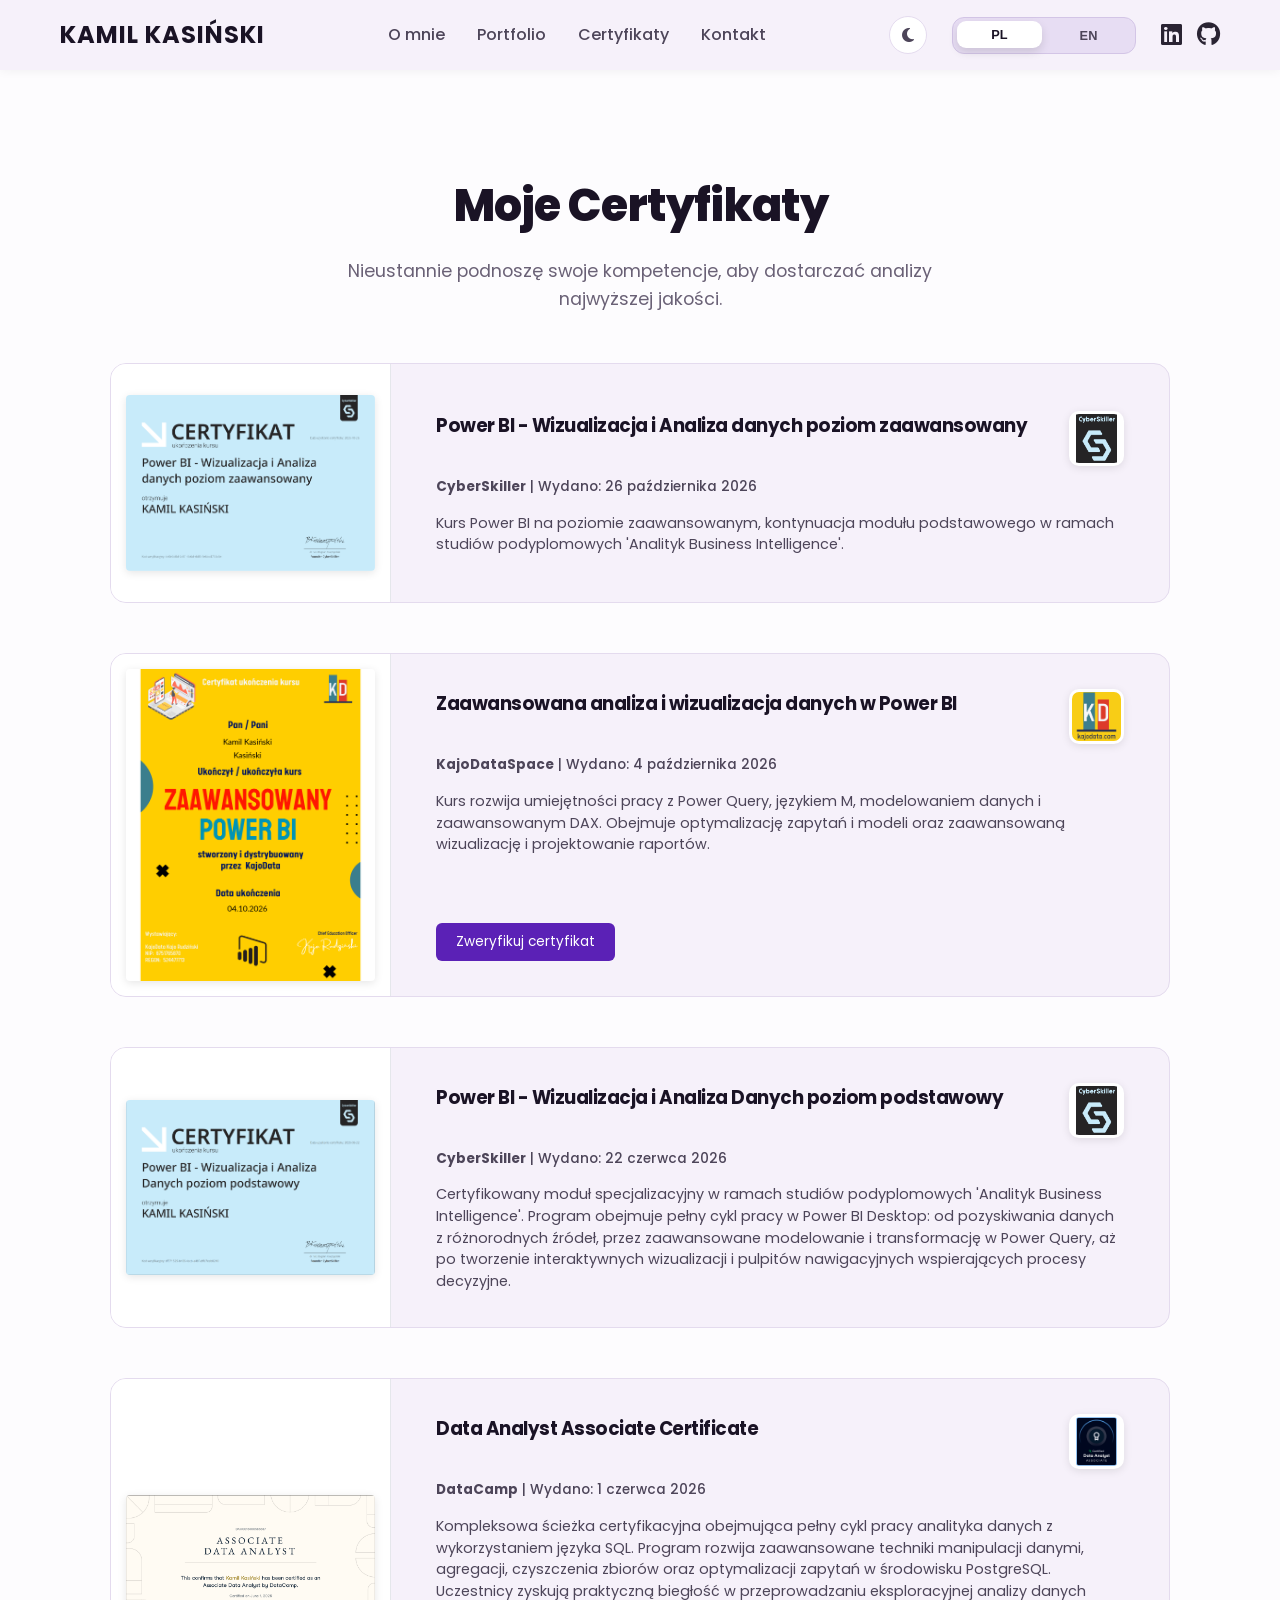
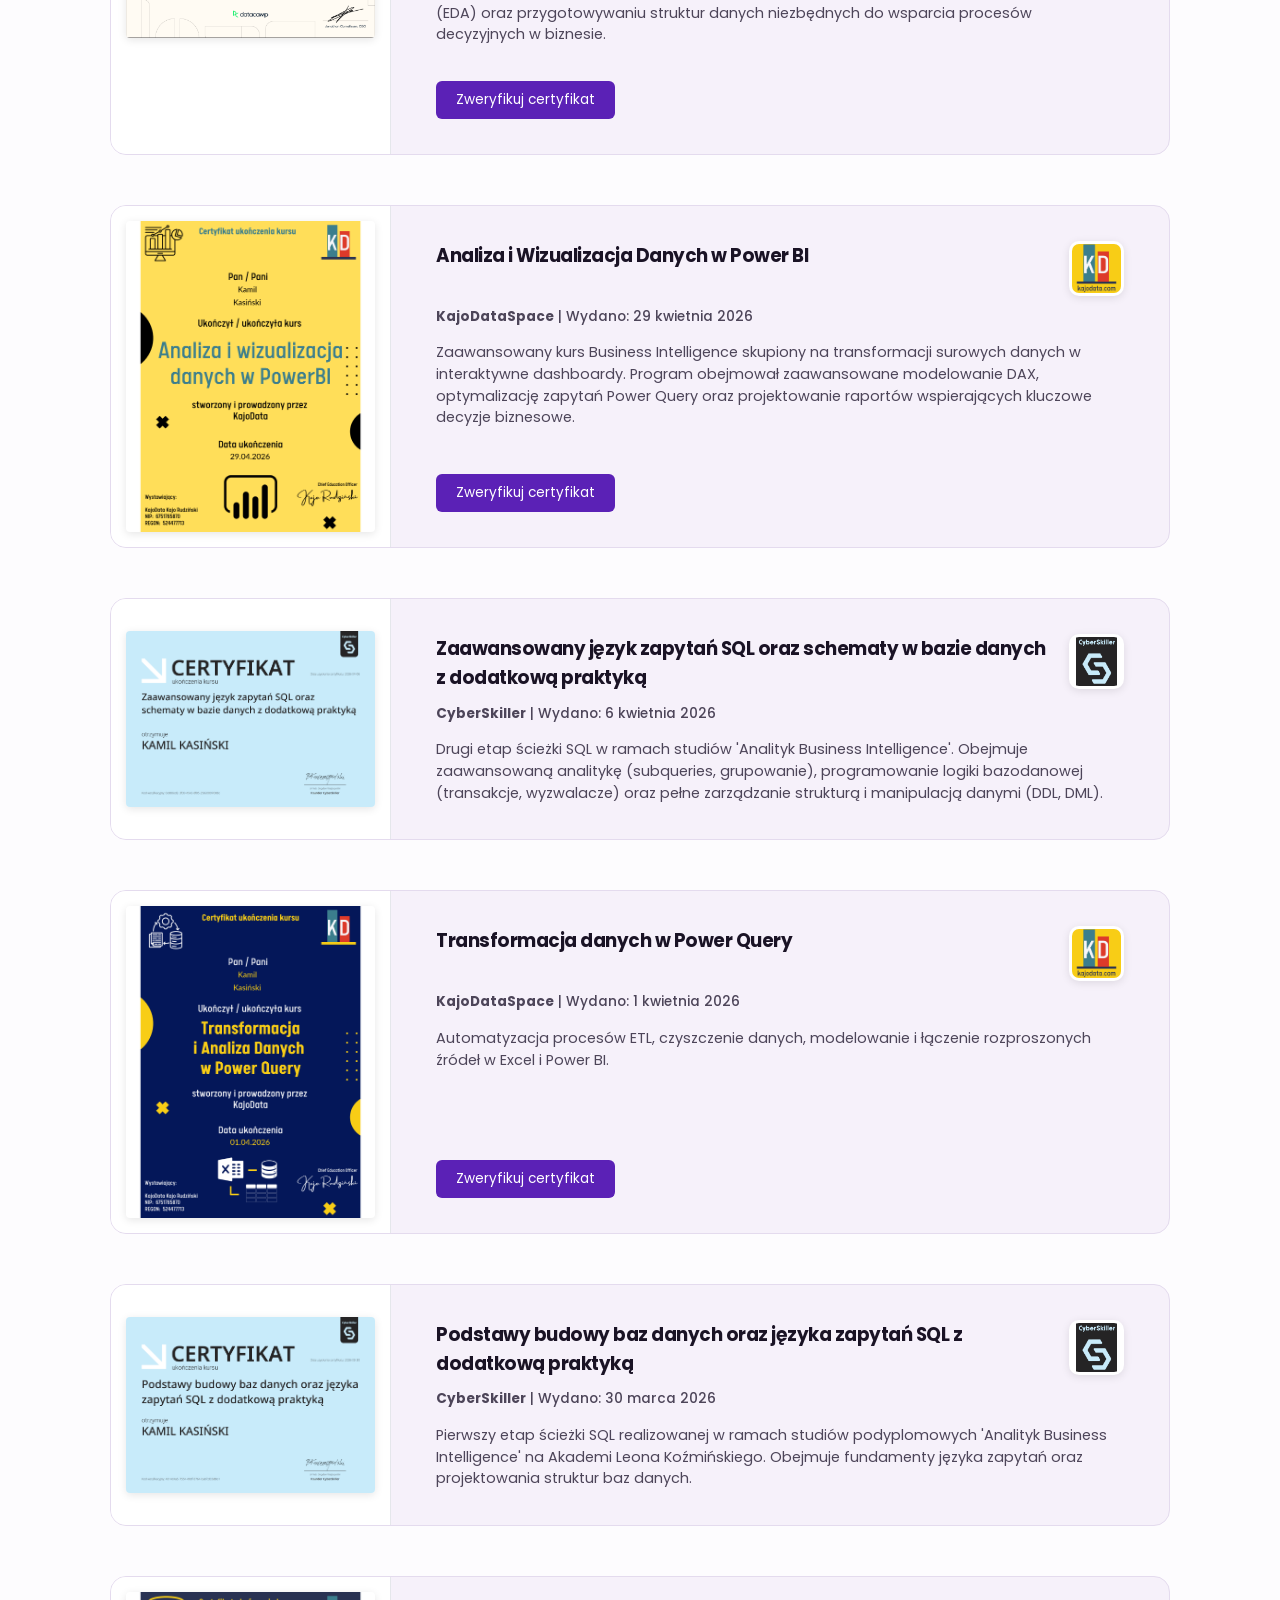
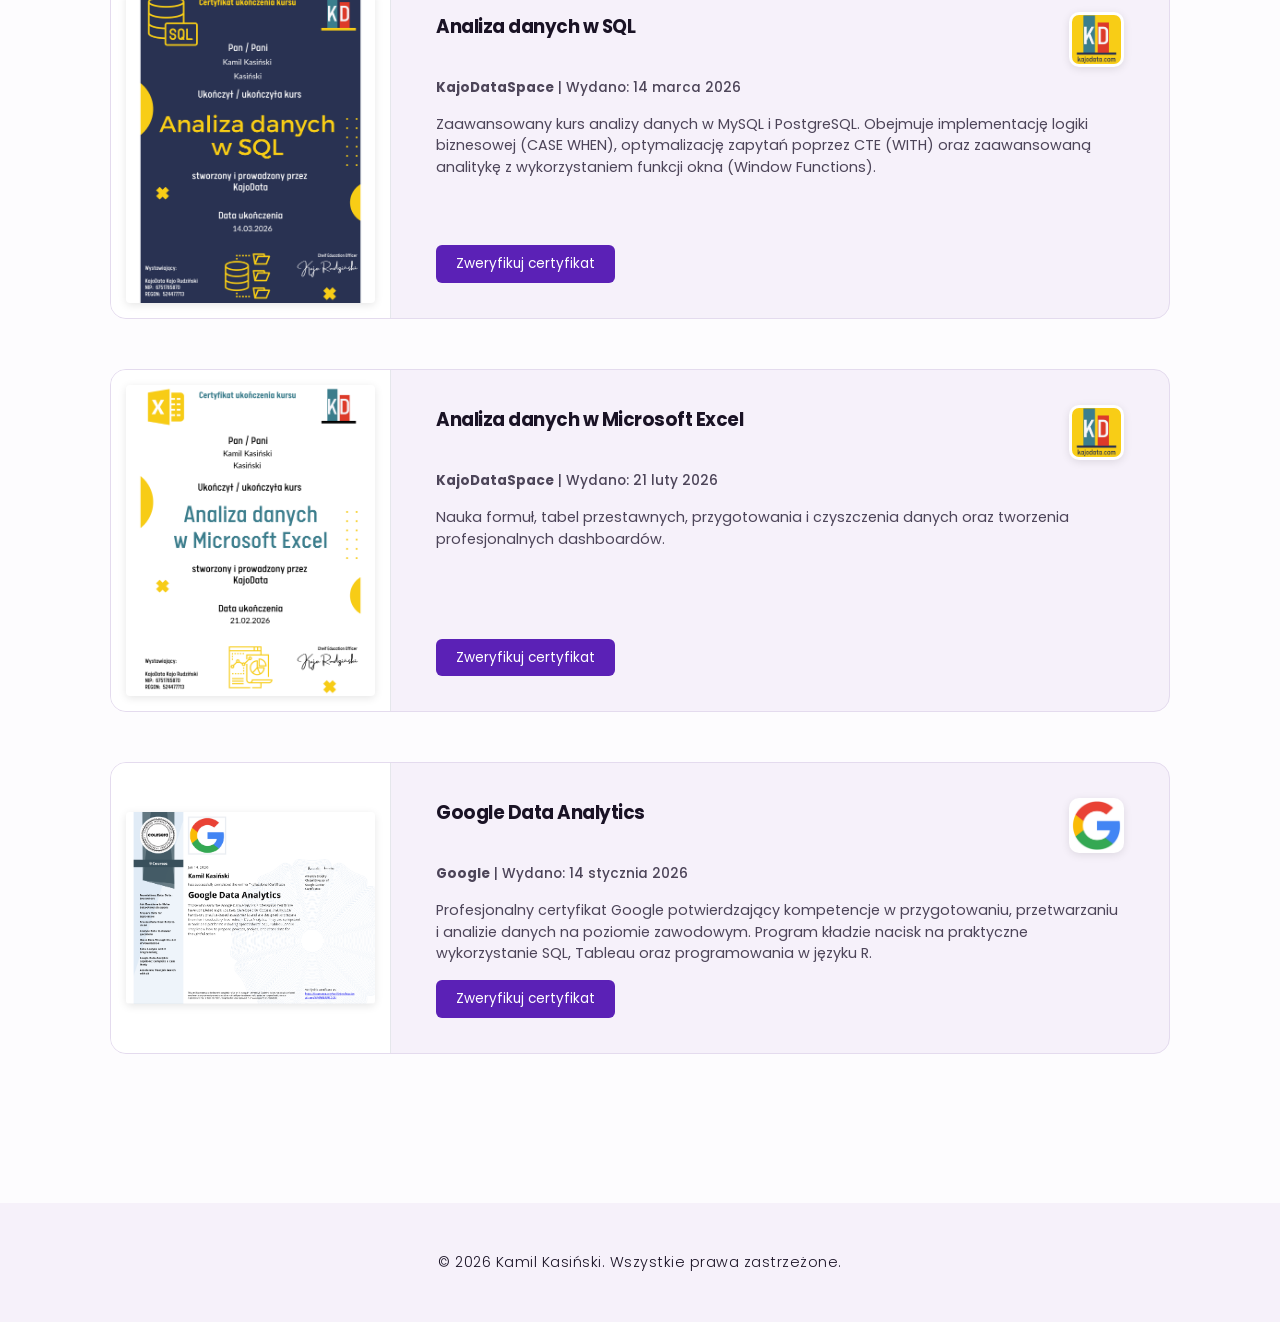
<file: certyfikaty.html>
<!DOCTYPE html>
<html lang="pl">
<head>
    <meta charset="UTF-8">
    <script>
        (function () {
            var t = localStorage.getItem('preferredTheme');
            if (!t) { t = window.matchMedia('(prefers-color-scheme: dark)').matches ? 'dark' : 'light'; }
            if (t === 'dark') { document.documentElement.setAttribute('data-theme', 'dark'); }
        })();
    </script>
    <meta name="viewport" content="width=device-width, initial-scale=1.0">
    <title>Kamil Kasiński | Certyfikaty</title>
    <meta name="description" content="Certyfikaty zawodowe Kamila Kasińskiego w zakresie analizy danych: Google Data Analytics, SQL, Power BI, Power Query.">
    <meta property="og:type" content="website">
    <meta property="og:title" content="Kamil Kasiński | Certyfikaty">
    <meta property="og:description" content="Certyfikaty zawodowe Kamila Kasińskiego w zakresie analizy danych: Google Data Analytics, SQL, Power BI, Power Query.">
    <meta property="og:url" content="https://kamilkasinski.com/certyfikaty.html">
    <meta property="og:image" content="https://kamilkasinski.com/img/GDA_CERT.png">
    <link rel="stylesheet" href="style/style.css?v=20261112">
    <link rel="stylesheet" href="https://cdnjs.cloudflare.com/ajax/libs/font-awesome/6.5.1/css/all.min.css">
<link rel="preconnect" href="https://fonts.googleapis.com">
<link rel="preconnect" href="https://fonts.gstatic.com" crossorigin>
<link href="https://fonts.googleapis.com/css2?family=Poppins:wght@300;400;600;700&display=swap" rel="stylesheet">
</head>
<body>
<a href="#tresc" class="skip-link" data-pl="Przejdź do treści" data-en="Skip to content">Przejdź do treści</a>

     <nav>
    <div class="container-nav">
        <div class="logo">Kamil Kasiński</div>
        
        <ul>
            <li><a href="index.html#about" data-pl="O mnie" data-en="About me">O mnie</a></li>
            <li><a href="index.html#projects" data-pl="Portfolio" data-en="Portfolio">Portfolio</a></li>
            <li><a href="certyfikaty.html" data-pl="Certyfikaty" data-en="Certificates">Certyfikaty</a></li>
            <li><a href="index.html#contact" data-pl="Kontakt" data-en="Contact">Kontakt</a></li>
        </ul>

        <div class="nav-right">
<button id="theme-toggle" class="theme-toggle" type="button" aria-label="Przełącz jasny/ciemny motyw" aria-pressed="false">
    <i class="fa-solid fa-moon" aria-hidden="true"></i>
</button>
<div class="lang-switch">
    <button id="lang-pl" onclick="setLanguage('pl')" class="active">PL</button>
    <button id="lang-en" onclick="setLanguage('en')">EN</button>
</div>
    
    <div class="nav-socials">
        <a href="https://www.linkedin.com/in/kamil-kasinski-8a7204185" target="_blank" rel="noopener noreferrer" aria-label="LinkedIn"><i class="fa-brands fa-linkedin" aria-hidden="true"></i></a>
        <a href="https://github.com/kamkas93/" target="_blank" rel="noopener noreferrer" aria-label="GitHub"><i class="fa-brands fa-github" aria-hidden="true"></i></a>
    </div>
</div>
    </div>
</nav>

    <section class="certificates-section" id="tresc" tabindex="-1">
        <div class="container">
            <h1 data-pl="Moje Certyfikaty" data-en="My Certificates">Moje Certyfikaty</h1>
            <p class="section-desc" data-pl="Nieustannie podnoszę swoje kompetencje, aby dostarczać analizy najwyższej jakości." data-en="I am constantly improving my skills to provide the highest quality analysis.">
                Nieustannie podnoszę swoje kompetencje, aby dostarczać analizy najwyższej jakości.
            </p>

            <div class="certificates-list">
                <article class="cert-card">
                    <div class="cert-image">
                        <img src="img/cert_PowerBI_CyberSkiller_PL.png"
                             data-pl-src="img/cert_PowerBI_CyberSkiller_PL.png"
                             data-en-src="img/cert_PowerBI_CyberSkiller_EN.png"
                             alt="Certyfikat CyberSkiller: Power BI - Wizualizacja i Analiza danych poziom zaawansowany"
                             data-pl-alt="Certyfikat CyberSkiller: Power BI - Wizualizacja i Analiza danych poziom zaawansowany"
                             data-en-alt="CyberSkiller certificate: Power BI - Advanced Data Visualization and Analysis">
                    </div>
                    <div class="cert-content">
                        <div class="cert-header">
                            <h2 data-pl="Power BI - Wizualizacja i Analiza danych poziom zaawansowany" data-en="Power BI - Advanced Data Visualization and Analysis">Power BI - Wizualizacja i Analiza danych poziom zaawansowany</h2>
                            <img src="img/CyberSkiller_Logo.png" alt="Logo CyberSkiller" class="cert-vendor-logo">
                        </div>
                        <p class="cert-meta"><strong>CyberSkiller</strong> | <span data-pl="Wydano: 26 października 2026" data-en="Issued: October 26, 2026">Wydano: 26 października 2026</span></p>
                        <p class="cert-text" data-pl="Kurs Power BI na poziomie zaawansowanym, kontynuacja modułu podstawowego w ramach studiów podyplomowych 'Analityk Business Intelligence'."
                           data-en="An advanced-level Power BI course, continuing the entry-level module within the 'Business Intelligence Analyst' postgraduate program.">
                            Kurs Power BI na poziomie zaawansowanym, kontynuacja modułu podstawowego w ramach studiów podyplomowych 'Analityk Business Intelligence'.
                        </p>
                    </div>
                </article>

                <article class="cert-card">
                    <div class="cert-image">
                        <img src="img/cert_PowerBI_Advanced_PL.png"
                             data-pl-src="img/cert_PowerBI_Advanced_PL.png"
                             data-en-src="img/cert_PowerBI_Advanced_EN.png"
                             alt="Zaawansowana analiza i wizualizacja danych w Power BI">
                    </div>
                    <div class="cert-content">
                        <div class="cert-header">
                            <h2 data-pl="Zaawansowana analiza i wizualizacja danych w Power BI" data-en="Advanced Data Analysis and Visualization in Power BI">Zaawansowana analiza i wizualizacja danych w Power BI</h2>
                            <img src="img/logoKDS.png" alt="Logo KajoDataSpace" class="cert-vendor-logo">
                        </div>
                        <p class="cert-meta"><strong>KajoDataSpace</strong> | <span data-pl="Wydano: 4 października 2026" data-en="Issued: October 4, 2026">Wydano: 4 października 2026</span></p>
                        <p class="cert-text" data-pl="Kurs rozwija umiejętności pracy z Power Query, językiem M, modelowaniem danych i zaawansowanym DAX. Obejmuje optymalizację zapytań i modeli oraz zaawansowaną wizualizację i projektowanie raportów."
                           data-en="The course develops skills in Power Query, the M language, data modeling, and advanced DAX. It covers query and model optimization as well as advanced visualization and report design.">
                            Kurs rozwija umiejętności pracy z Power Query, językiem M, modelowaniem danych i zaawansowanym DAX. Obejmuje optymalizację zapytań i modeli oraz zaawansowaną wizualizację i projektowanie raportów.
                        </p>
                        <div class="project-buttons">
                            <a href="https://certificate.certesto.com/bcdf4820-472b-44f7-98b6-1bb4848f86b0"
                               data-pl-href="https://certificate.certesto.com/bcdf4820-472b-44f7-98b6-1bb4848f86b0"
                               data-en-href="https://certificate.certesto.com/6291a1fc-48b9-4ae7-83e9-e06ec31a8dba"
                               target="_blank" rel="noopener noreferrer" class="btn btn-report" data-pl="Zweryfikuj certyfikat" data-en="Verify certificate">Zweryfikuj certyfikat</a>
                        </div>
                    </div>
                </article>

     <article class="cert-card">
                    <div class="cert-image">
                        <img src="img/CertCyberSkillerPowerBi1.png" alt="Power BI - Wizualizacja i Analiza Danych poziom podstawowy">
                    </div>
                    <div class="cert-content">
<div class="cert-header">
    <h2 data-pl="Power BI - Wizualizacja i Analiza Danych poziom podstawowy" data-en="Power BI - Data Visualization and Analysis entry level"></h2>
    <img src="img/CyberSkiller_Logo.png" alt="Logo CyberSkiller" class="cert-vendor-logo">
</div>
<p class="cert-meta"><strong>CyberSkiller</strong> | <span data-pl="Wydano: 22 czerwca 2026" data-en="Issued: June 22, 2026">Wydano: 22 czerwca 2026</span></p>
<p class="cert-text" 
   data-pl="Certyfikowany moduł specjalizacyjny w ramach studiów podyplomowych 'Analityk Business Intelligence'. Program obejmuje pełny cykl pracy w Power BI Desktop: od pozyskiwania danych z różnorodnych źródeł, przez zaawansowane modelowanie i transformację w Power Query, aż po tworzenie interaktywnych wizualizacji i pulpitów nawigacyjnych wspierających procesy decyzyjne." 
   data-en="Certified specialization module within the 'Business Intelligence Analyst' postgraduate program. The program covers the full workflow in Power BI Desktop: from data acquisition from diverse sources, through advanced modeling and transformation in Power Query, to creating interactive visualizations and dashboards that support decision-making processes.">
   Ukończenie modułu Business Intelligence z wykorzystaniem narzędzia Power BI, potwierdzające biegłość w projektowaniu modeli danych, transformacji zbiorów oraz budowie profesjonalnych raportów analitycznych.
</p>
                    </div>
                </article>

<article class="cert-card">
    <div class="cert-image">
        <img src="img/DAcert.png" alt="DataCamp Data Analyst with SQL">
    </div>
    <div class="cert-content">
        <div class="cert-header">
            <h2 data-pl="Data Analyst Associate Certificate" data-en="Data Analyst Associate Certificate">
                Data Analyst Associate certificate
            </h2>
            <img src="img/DA Associate - badge with outline.png" alt="DataCamp" class="cert-vendor-logo" style="filter: grayscale(0);">
        </div>
        
        <p class="cert-meta">
            <strong>DataCamp</strong> | 
            <span data-pl="Wydano: 1 czerwca 2026" data-en="Issued: June 1, 2026">Wydano: 1 czerwca 2026</span>
        </p>

<p class="cert-text" 
   data-pl="Kompleksowa ścieżka certyfikacyjna obejmująca pełny cykl pracy analityka danych z wykorzystaniem języka SQL. Program rozwija zaawansowane techniki manipulacji danymi, agregacji, czyszczenia zbiorów oraz optymalizacji zapytań w środowisku PostgreSQL. Uczestnicy zyskują praktyczną biegłość w przeprowadzaniu eksploracyjnej analizy danych (EDA) oraz przygotowywaniu struktur danych niezbędnych do wsparcia procesów decyzyjnych w biznesie." 
   data-en="A comprehensive certification track covering the full data analyst workflow using SQL. The program develops advanced skills in data manipulation, aggregation, cleaning, and query optimization within PostgreSQL. Participants gain practical proficiency in conducting Exploratory Data Analysis (EDA) and preparing data structures essential for supporting business decision-making processes.">
   
</p>

        <div class="project-buttons" style="margin-top: 20px;">
            <a href="https://www.datacamp.com/certificate/DAA0016400583687"
               target="_blank" rel="noopener noreferrer" 
               class="btn btn-report" 
               data-pl="Zweryfikuj certyfikat" 
               data-en="Verify certificate">
               Sprawdź poświadczenie
            </a>
        </div>
    </div>
</article>

<article class="cert-card">
    <div class="cert-image">
        <img src="img/cert_KDS_POWERBI.png" alt="KDS Power BI Professional">
    </div>
    <div class="cert-content">
        <div class="cert-header">
            <h2 data-pl="Analiza i Wizualizacja Danych w Power BI" data-en="Data Analysis and Visualization in Power BI">Analiza i Wizualizacja Danych w Power BI</h2>
            <img src="img/logoKDS.png" alt="Logo KajoDataSpace" class="cert-vendor-logo">
        </div>
        <p class="cert-meta"><strong>KajoDataSpace</strong> | <span data-pl="Wydano: 29 kwietnia 2026" data-en="Issued: April 29, 2026">Wydano: 29 kwietnia 2026</span></p>
        <p class="cert-text" data-pl="Zaawansowany kurs Business Intelligence skupiony na transformacji surowych danych w interaktywne dashboardy. Program obejmował zaawansowane modelowanie DAX, optymalizację zapytań Power Query oraz projektowanie raportów wspierających kluczowe decyzje biznesowe." 
           data-en="An advanced Business Intelligence course focused on transforming raw data into interactive dashboards. The program covered advanced DAX modeling, Power Query optimization, and designing reports that drive strategic business decisions.">
            Kompleksowe szkolenie z zakresu analityki danych, automatyzacji procesów raportowych oraz wdrażania rozwiązań klasy Enterprise w środowisku Microsoft Power Platform.
        </p>
        <div class="project-buttons">
            <a href="https://certificate.certesto.com/54db4512-9aa2-4213-abdf-280c8bf0de5a" target="_blank" rel="noopener noreferrer" class="btn btn-report" data-pl="Zweryfikuj certyfikat" data-en="Verify certificate">Zweryfikuj certyfikat</a>
        </div>
    </div>
</article>

                 <article class="cert-card">
                    <div class="cert-image">
                        <img src="img/Certyfikat_CyberSkiller_SQL2.png" alt="Cyber Skiller Certyfikat Zaawansowany SQL">
                    </div>
                    <div class="cert-content">
                        <div class="cert-header">
                            <h2 data-pl="Zaawansowany język zapytań SQL oraz schematy w bazie danych z dodatkową praktyką" data-en="Advanced SQL query language and database schemas with additional practice"></h2>
                            <img src="img/CyberSkiller_Logo.png" alt="Logo CyberSkiller" class="cert-vendor-logo">
                        </div>
                        <p class="cert-meta"><strong>CyberSkiller</strong> | <span data-pl="Wydano: 6 kwietnia 2026" data-en="Issued: April 6, 2026">Wydano: 6 kwietnia 2026</span></p>
                        <p class="cert-text" data-pl="Drugi etap ścieżki SQL w ramach studiów 'Analityk Business Intelligence'. Obejmuje zaawansowaną analitykę (subqueries, grupowanie), programowanie logiki bazodanowej (transakcje, wyzwalacze) oraz pełne zarządzanie strukturą i manipulacją danymi (DDL, DML)." data-en="The second stage of the SQL path within the 'Business Intelligence Analyst' postgraduate program. It covers advanced analytics (subqueries, grouping), database logic programming (transactions, triggers), and full mastery of data manipulation and structural management (DML, DDL).">
                            
                        </p>
                        <!-- <div class="project-buttons">
                            <a href="https://certificate.certesto.com/ceef2d1d-de61-41ce-881b-d01cddff5f4f" target="_blank" rel="noopener noreferrer" class="btn btn-report" data-pl="Zweryfikuj certyfikat" data-en="Verify certificate">Zweryfikuj certyfikat</a>
                        </div> -->
                    </div>
                </article>

                <article class="cert-card">
                    <div class="cert-image">
                        <img src="img/cert_KDS_PowerQuery.png" alt="KDS Power Query">
                    </div>
                    <div class="cert-content">
                        <div class="cert-header">
                            <h2 data-pl="Transformacja danych w Power Query" data-en="Data Transformation in Power Query">Transformacja danych w Power Query</h2>
                            <img src="img/logoKDS.png" alt="Logo KajoDataSpace" class="cert-vendor-logo">
                        </div>
                        <p class="cert-meta"><strong>KajoDataSpace</strong> | <span data-pl="Wydano: 1 kwietnia 2026" data-en="Issued: April 1, 2026">Wydano: 1 kwietnia 2026</span></p>
                        <p class="cert-text" data-pl="Automatyzacja procesów ETL, czyszczenie danych, modelowanie i łączenie rozproszonych źródeł w Excel i Power BI." 
                           data-en="ETL process automation, data cleaning, modeling, and merging scattered data sources in Excel and Power BI.">
                            Kompleksowe szkolenie z zakresu automatyzacji procesów ETL w środowisku Excel i Power BI...
                        </p>
                        <div class="project-buttons">
                            <a href="https://certificate.certesto.com/ceef2d1d-de61-41ce-881b-d01cddff5f4f" target="_blank" rel="noopener noreferrer" class="btn btn-report" data-pl="Zweryfikuj certyfikat" data-en="Verify certificate">Zweryfikuj certyfikat</a>
                        </div>
                    </div>
                </article>

                <article class="cert-card">
                    <div class="cert-image">
                        <img src="img/Certyfikat_CyberSkiller_SQL1.png" alt="CyberSkiller certyfikat podstaw SQL">
                    </div>
                    <div class="cert-content">
                        <div class="cert-header">
                            <h2 data-pl="Podstawy budowy baz danych oraz języka
zapytań SQL z dodatkową praktyką" data-en="Fundamentals of Database Design and
SQL Query Language">Analiza danych w SQL</h2>
                            <img src="img/CyberSkiller_Logo.png" alt="Logo CyberSkiller" class="cert-vendor-logo">
                        </div>
                        <p class="cert-meta"><strong>CyberSkiller</strong> | <span data-pl="Wydano: 30 marca 2026" data-en="Issued: March 30, 2026">Wydano: 30 marca 2026</span></p>
                        <p class="cert-text" data-pl="Pierwszy etap ścieżki SQL realizowanej w ramach studiów podyplomowych 'Analityk Business Intelligence' na Akademi Leona Koźmińskiego. Obejmuje fundamenty języka zapytań oraz projektowania struktur baz danych." 
                           data-en="The first stage of the SQL path completed as part of the Business Intelligence Analyst postgraduate program at Kozminski University. Covers the fundamentals of SQL queries and database structure design.">
                            Kompleksowy kurs z zakresu zaawansowanej analizy danych w środowiskach MySQL oraz PostgreSQL...
                        </p>
                        <!-- <div class="project-buttons">
                            <a href="https://certificate.certesto.com/5aa28800-d01b-40db-9525-9177c5a0767e" target="_blank" rel="noopener noreferrer" class="btn btn-report" data-pl="Zweryfikuj certyfikat" data-en="Verify certificate">Zweryfikuj certyfikat</a>
                        </div>  -->
                    </div>
                </article>

<article class="cert-card">
    <div class="cert-image">
        <img src="img/cert_KDS_SQL.png" alt="KDS SQL">
    </div>
    <div class="cert-content">
        <div class="cert-header">
            <h2 data-pl="Analiza danych w SQL" data-en="Data Analysis in SQL">Analiza danych w SQL</h2>
            <img src="img/logoKDS.png" alt="KajoDataSpace Logo" class="cert-vendor-logo">
        </div>
        <p class="cert-meta">
            <strong>KajoDataSpace</strong> | 
            <span data-pl="Wydano: 14 marca 2026" data-en="Issued: March 14, 2026">Wydano: 14 marca 2026</span>
        </p>
        <p class="cert-text" 
           data-pl="Zaawansowany kurs analizy danych w MySQL i PostgreSQL. Obejmuje implementację logiki biznesowej (CASE WHEN), optymalizację zapytań poprzez CTE (WITH) oraz zaawansowaną analitykę z wykorzystaniem funkcji okna (Window Functions)." 
           data-en="Advanced data analysis course in MySQL and PostgreSQL. Covers business logic implementation (CASE WHEN), query optimization using CTEs (WITH), and advanced analytics with Window Functions.">
           Zaawansowany kurs analizy danych w MySQL i PostgreSQL. Obejmuje implementację logiki biznesowej (CASE WHEN), optymalizację zapytań poprzez CTE (WITH) oraz zaawansowaną analitykę z wykorzystaniem funkcji okna (Window Functions).
        </p>
        <div class="project-buttons">
            <a href="https://certificate.certesto.com/5aa28800-d01b-40db-9525-9177c5a0767e" target="_blank" rel="noopener noreferrer" class="btn btn-report" data-pl="Zweryfikuj certyfikat" data-en="Verify certificate">Zweryfikuj certyfikat</a>
        </div>
    </div>
</article>

                <article class="cert-card">
                    <div class="cert-image">
                        <img src="img/cert_KDS_EXCEL.png" alt="KDS Excel">
                    </div>
                    <div class="cert-content">
                        <div class="cert-header">
                            <h2 data-pl="Analiza danych w Microsoft Excel" data-en="Data Analysis in Microsoft Excel">Analiza danych w Microsoft Excel</h2>
                            <img src="img/logoKDS.png" alt="Logo KajoDataSpace" class="cert-vendor-logo">
                        </div>
                        <p class="cert-meta"><strong>KajoDataSpace</strong> | <span data-pl="Wydano: 21 luty 2026" data-en="Issued: February 21, 2026">Wydano: 21 luty 2026</span></p>
                        <p class="cert-text" data-pl="Nauka formuł, tabel przestawnych, przygotowania i czyszczenia danych oraz tworzenia profesjonalnych dashboardów." 
                           data-en="Comprehensive course covering formulas, pivot tables, data cleaning, analysis, and building professional dashboards.">
                            Na kurs Analiza danych w Microsoft Excel składała się nauka formuł, tabele przestawne, podstawy przygotowania, czyszczenia i analizy danych...
                        </p>
                        <div class="project-buttons">
                            <a href="https://certificate.certesto.com/f1c0be66-b27d-443e-8a72-9f58793d7e35" target="_blank" rel="noopener noreferrer" class="btn btn-report" data-pl="Zweryfikuj certyfikat" data-en="Verify certificate">Zweryfikuj certyfikat</a>
                        </div>
                    </div>
                </article>

                <article class="cert-card">
                    <div class="cert-image">
                        <img src="img/GDA_CERT.png" alt="Google Data Analytics">
                    </div>
                    <div class="cert-content">
                        <div class="cert-header">
                            <h2 data-pl="Google Data Analytics" data-en="Google Data Analytics Professional">Google Data Analytics</h2>
                            <img src="img/Google_logo.png" alt="Logo Google" class="cert-vendor-logo">
                        </div>
                        <p class="cert-meta"><strong>Google</strong> | <span data-pl="Wydano: 14 stycznia 2026" data-en="Issued: January 14, 2026">Wydano: 14 stycznia 2026</span></p>
                        <p class="cert-text" data-pl="Profesjonalny certyfikat Google potwierdzający kompetencje w przygotowaniu, przetwarzaniu i analizie danych na poziomie zawodowym. Program kładzie nacisk na praktyczne wykorzystanie SQL, Tableau oraz programowania w języku R." 
                           data-en="Google Professional Certificate confirming competencies in data preparation, processing, and analysis. The program emphasizes the practical use of SQL, Tableau, and R programming.">
                            Profesjonalny certyfikat Google potwierdzający kompetencje w przygotowaniu, przetwarzaniu i analizie danych na poziomie zawodowym...
                        </p>
                        <div class="project-buttons">
                            <a href="https://www.coursera.org/account/accomplishments/professional-cert/AP4JWLW9SD2U" target="_blank" rel="noopener noreferrer" class="btn btn-report" data-pl="Zweryfikuj certyfikat" data-en="Verify certificate">Zweryfikuj certyfikat</a>
                        </div>
                    </div>
                </article>
            </div>
        </div>
    </section>
  <footer>
    <p data-pl="&copy; 2026 Kamil Kasiński. Wszystkie prawa zastrzeżone." 
       data-en="&copy; 2026 Kamil Kasiński. All rights reserved.">
       &copy; 2026 Kamil Kasiński. Wszystkie prawa zastrzeżone.
    </p>
</footer>
<dialog id="lightbox" class="lightbox" aria-label="Podgląd certyfikatu" data-pl-aria-label="Podgląd certyfikatu" data-en-aria-label="Certificate preview">
    <button type="button" class="lightbox-close" aria-label="Zamknij podgląd" data-pl-aria-label="Zamknij podgląd" data-en-aria-label="Close preview"><i class="fa-solid fa-xmark" aria-hidden="true"></i></button>
    <img class="lightbox-img" alt="">
</dialog>
<script src="script/lang.js"></script>
<script src="script/theme.js"></script>
<script src="script/lightbox.js"></script>
</body>
</html>
</file>
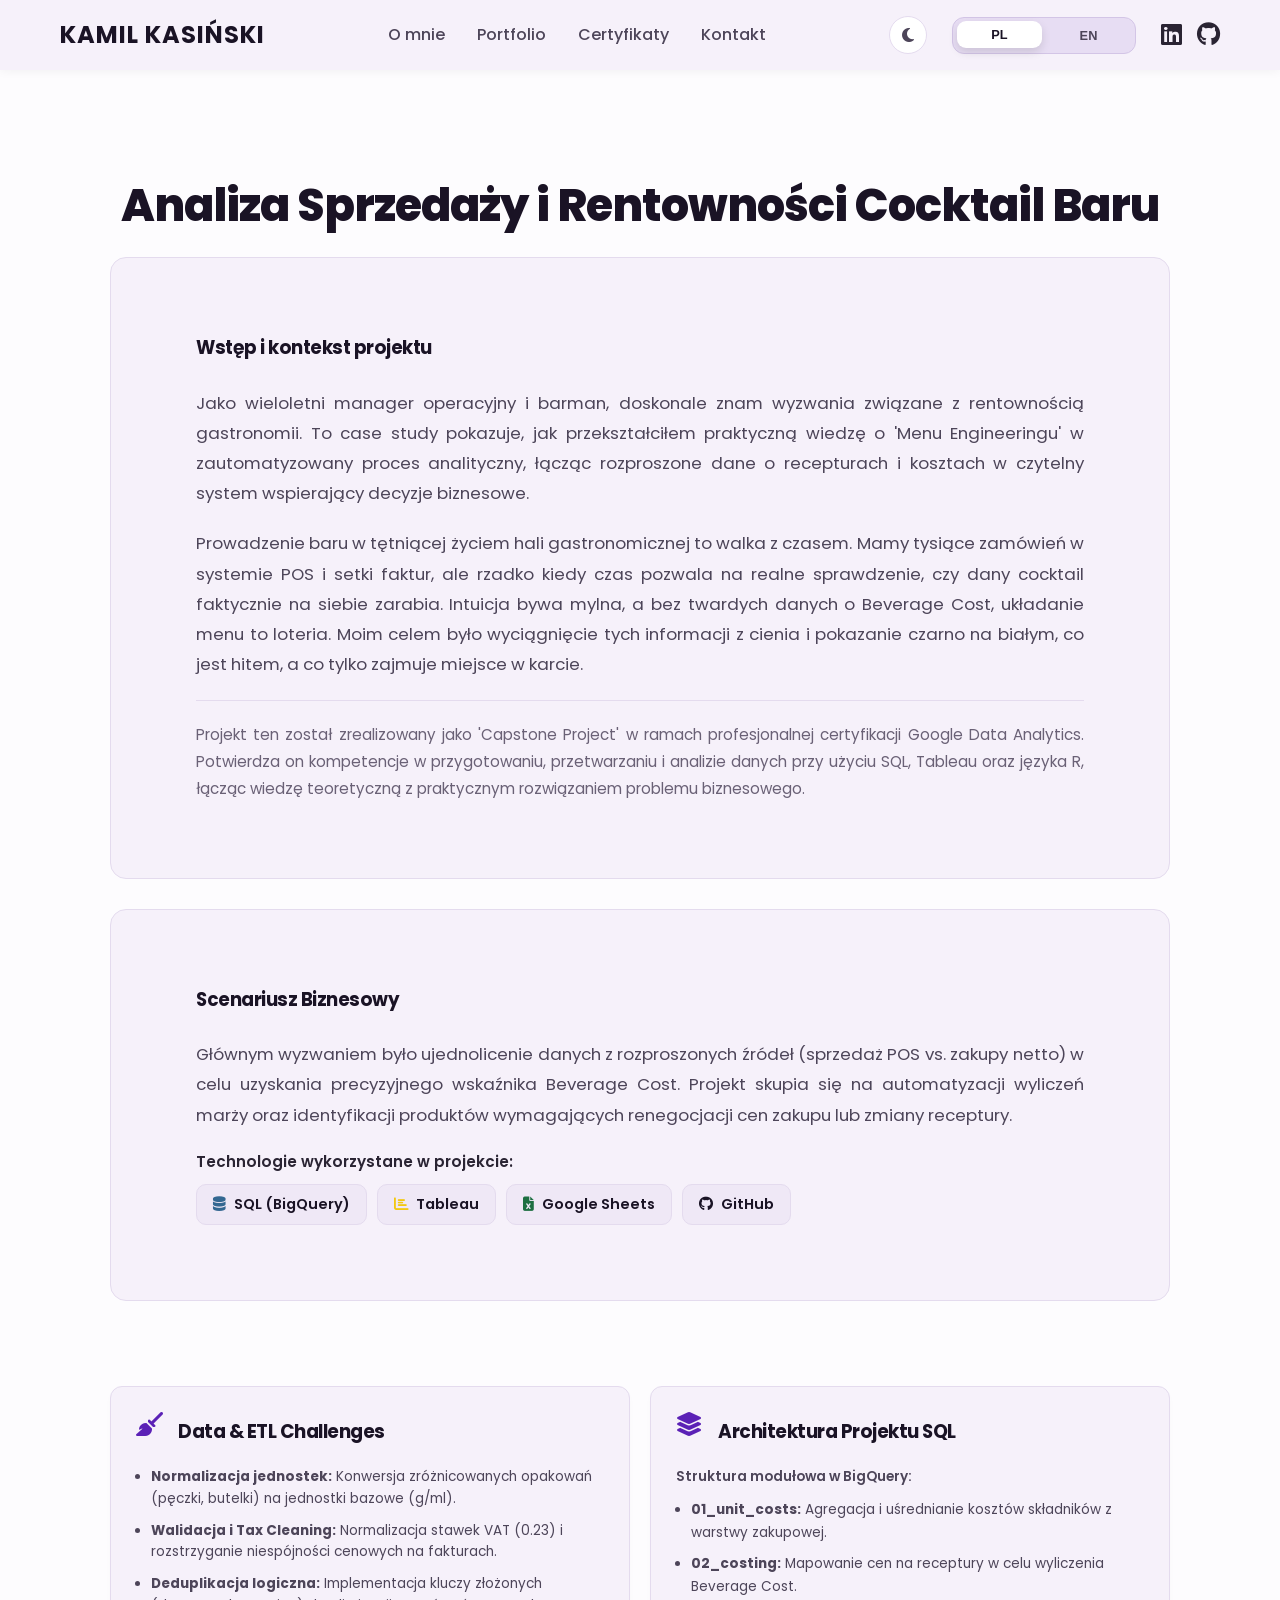
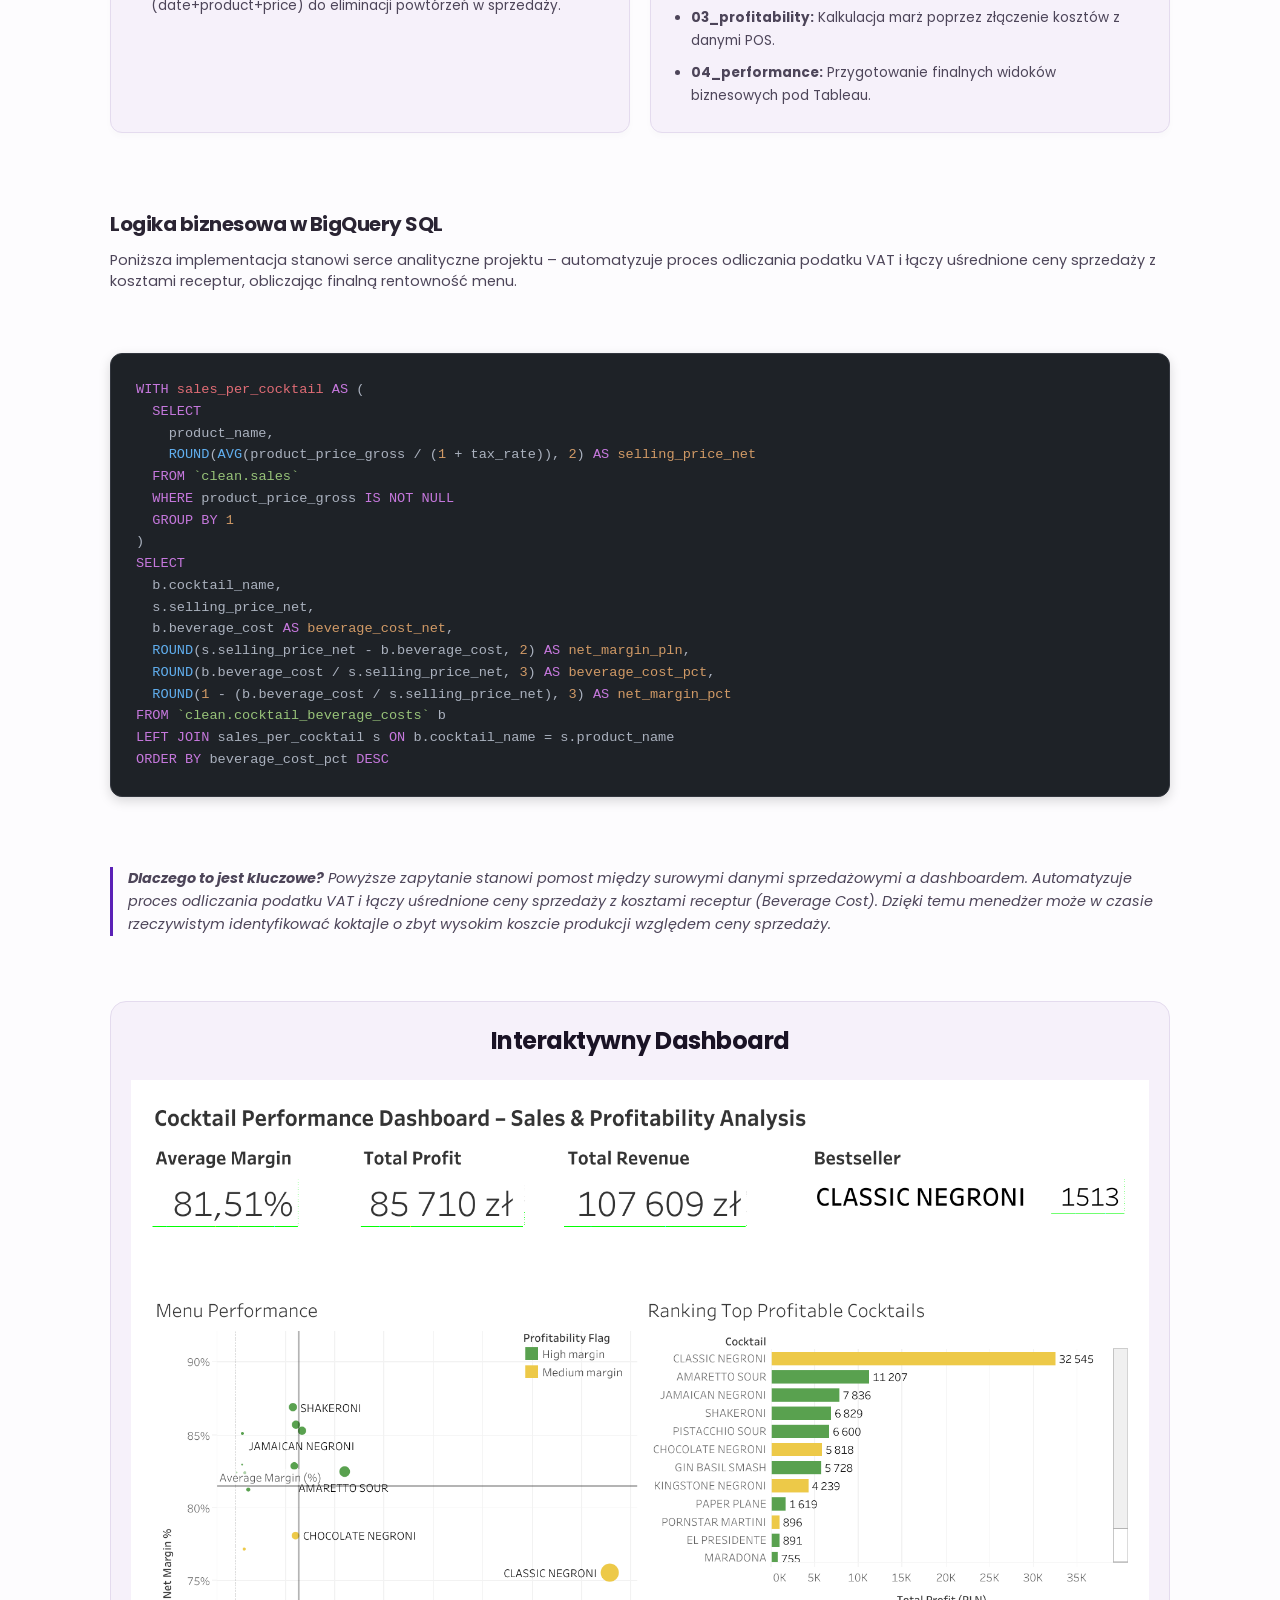
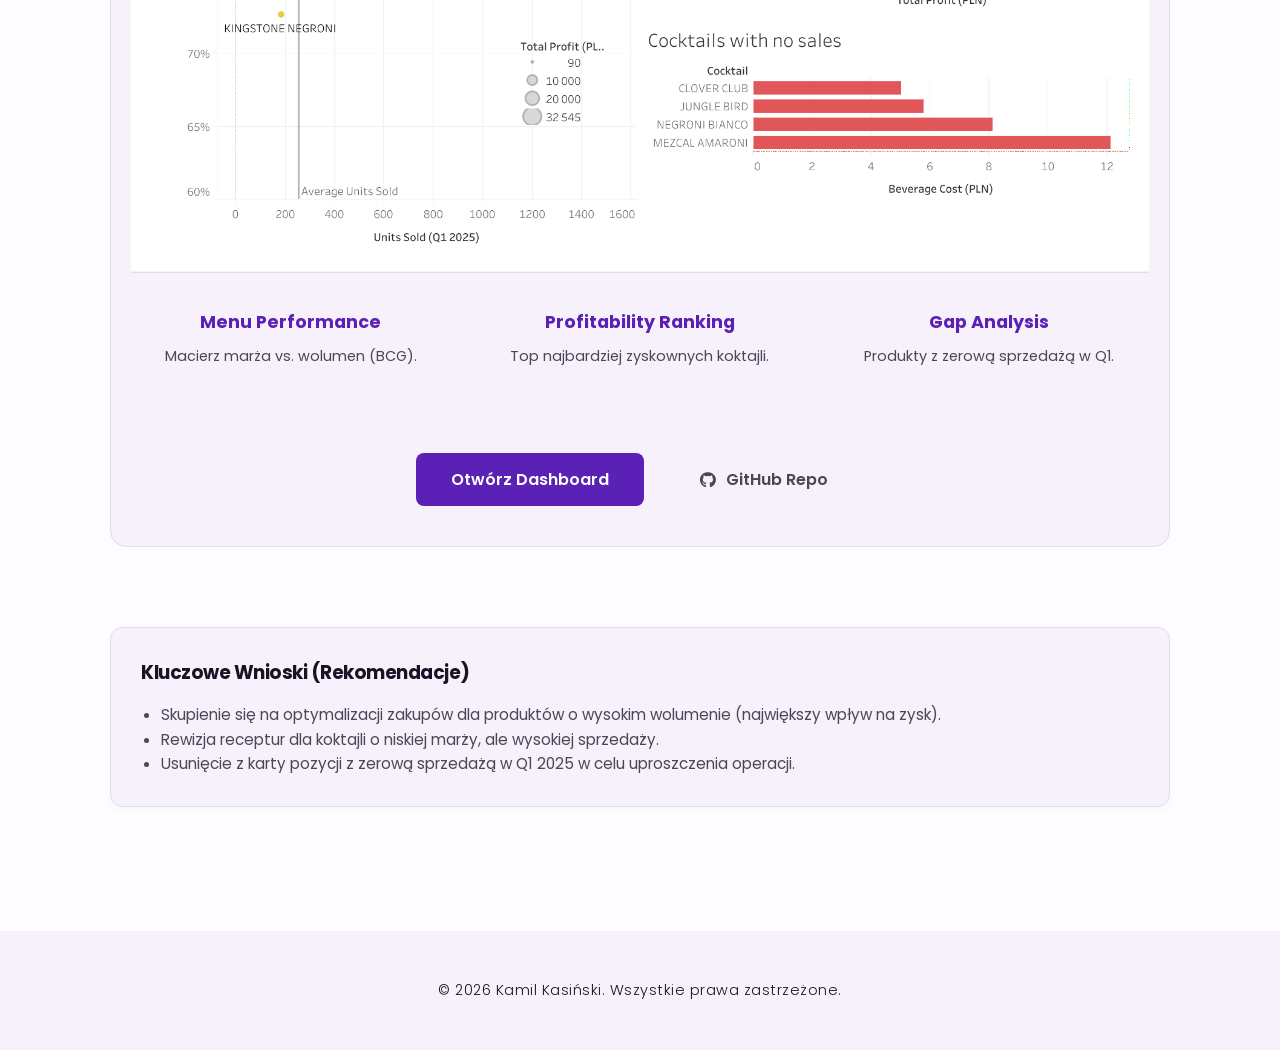
<file: project-cocktail-bar.html>
<!DOCTYPE html>
<html lang="pl">
<head>
    <meta charset="UTF-8">
    <script>
        (function () {
            var t = localStorage.getItem('preferredTheme');
            if (!t) { t = window.matchMedia('(prefers-color-scheme: dark)').matches ? 'dark' : 'light'; }
            if (t === 'dark') { document.documentElement.setAttribute('data-theme', 'dark'); }
        })();
    </script>
    <meta name="viewport" content="width=device-width, initial-scale=1.0">
    <title>Kamil Kasiński | Cocktail Bar Analysis</title>
    <meta name="description" content="Analiza sprzedaży i rentowności Cocktail Baru — dashboard Tableau, SQL (BigQuery), Menu Engineering.">
    <meta property="og:type" content="website">
    <meta property="og:title" content="Kamil Kasiński | Cocktail Bar Analysis">
    <meta property="og:description" content="Analiza sprzedaży i rentowności Cocktail Baru — dashboard Tableau, SQL (BigQuery), Menu Engineering.">
    <meta property="og:url" content="https://kamilkasinski.com/project-cocktail-bar.html">
    <meta property="og:image" content="https://kamilkasinski.com/img/cocktail-dashboard.png">
    <link rel="stylesheet" href="style/style.css?v=20261112">
    <link rel="stylesheet" href="https://cdnjs.cloudflare.com/ajax/libs/font-awesome/6.5.1/css/all.min.css">
    <link rel="preconnect" href="https://fonts.googleapis.com">
    <link href="https://fonts.googleapis.com/css2?family=Poppins:wght@300;400;600;700&display=swap" rel="stylesheet">
</head>
<body>
<a href="#tresc" class="skip-link" data-pl="Przejdź do treści" data-en="Skip to content">Przejdź do treści</a>

  <nav>
    <div class="container-nav">
        <div class="logo">Kamil Kasiński</div>
        
        <ul>
            <li><a href="index.html#about" data-pl="O mnie" data-en="About me">O mnie</a></li>
            <li><a href="index.html#projects" data-pl="Portfolio" data-en="Portfolio">Portfolio</a></li>
            <li><a href="certyfikaty.html" data-pl="Certyfikaty" data-en="Certificates">Certyfikaty</a></li>
            <li><a href="index.html#contact" data-pl="Kontakt" data-en="Contact">Kontakt</a></li>
        </ul>

        <div class="nav-right">
<button id="theme-toggle" class="theme-toggle" type="button" aria-label="Przełącz jasny/ciemny motyw" aria-pressed="false">
    <i class="fa-solid fa-moon" aria-hidden="true"></i>
</button>
<div class="lang-switch">
    <button id="lang-pl" onclick="setLanguage('pl')" class="active">PL</button>
    <button id="lang-en" onclick="setLanguage('en')">EN</button>
</div>
    
    <div class="nav-socials">
        <a href="https://www.linkedin.com/in/kamil-kasinski-8a7204185" target="_blank" rel="noopener noreferrer" aria-label="LinkedIn"><i class="fa-brands fa-linkedin" aria-hidden="true"></i></a>
        <a href="https://github.com/kamkas93/" target="_blank" rel="noopener noreferrer" aria-label="GitHub"><i class="fa-brands fa-github" aria-hidden="true"></i></a>
    </div>
</div>
    </div>
</nav>

<section class="certificates-section" id="tresc" tabindex="-1">
    <div class="container">
        
        <h1 data-pl="Analiza Sprzedaży i Rentowności Cocktail Baru" data-en="Cocktail Bar Sales & Profitability Analysis">
            Analiza Sprzedaży i Rentowności Cocktail Baru
        </h1>

  <article class="cert-card" style="margin-bottom: 30px; padding: 40px;">
    <div class="cert-content">
        <div class="cert-header" style="margin-bottom: 25px;">
            <h2 data-pl="Wstęp i kontekst projektu" data-en="Introduction & Project Context">Wstęp i kontekst projektu</h2>
        </div>

        <div style="font-size: 1.05rem; color: var(--color-text-secondary); line-height: 1.8; text-align: justify;">
            <p data-pl="Jako wieloletni manager operacyjny i barman, doskonale znam wyzwania związane z rentownością gastronomii. To case study pokazuje, jak przekształciłem praktyczną wiedzę o 'Menu Engineeringu' w zautomatyzowany proces analityczny, łącząc rozproszone dane o recepturach i kosztach w czytelny system wspierający decyzje biznesowe." 
               data-en="As a long-term operations manager and bartender, I deeply understand the profitability challenges in hospitality. This case study demonstrates how I transformed practical 'Menu Engineering' knowledge into an automated analytical process, merging scattered recipe and cost data into a clear system supporting business decisions.">
            </p>

            <p style="margin-top: 20px;"
               data-pl="Prowadzenie baru w tętniącej życiem hali gastronomicznej to walka z czasem. Mamy tysiące zamówień w systemie POS i setki faktur, ale rzadko kiedy czas pozwala na realne sprawdzenie, czy dany cocktail faktycznie na siebie zarabia. Intuicja bywa mylna, a bez twardych danych o Beverage Cost, układanie menu to loteria. Moim celem było wyciągnięcie tych informacji z cienia i pokazanie czarno na białym, co jest hitem, a co tylko zajmuje miejsce w karcie."
               data-en="Running a bar in a busy food hall is a race against time. We have thousands of orders in the POS system and hundreds of invoices, but there's rarely time to check if a specific cocktail is actually profitable. Intuition can be misleading, and without solid Beverage Cost data, menu planning is a gamble. My goal was to pull this info out of the shadows and show exactly which drinks are hits and which are just taking up space.">
            </p>

            <p style="margin-top: 20px; border-top: 1px solid var(--color-border); padding-top: 20px; font-size: 0.95rem; color: var(--color-text-muted);"
               data-pl="Projekt ten został zrealizowany jako 'Capstone Project' w ramach profesjonalnej certyfikacji Google Data Analytics. Potwierdza on kompetencje w przygotowaniu, przetwarzaniu i analizie danych przy użyciu SQL, Tableau oraz języka R, łącząc wiedzę teoretyczną z praktycznym rozwiązaniem problemu biznesowego."
               data-en="This project was developed as a 'Capstone Project' for the Google Data Analytics Professional Certificate. It demonstrates proficiency in data preparation, processing, and analysis using SQL, Tableau, and R, bridging theoretical knowledge with a practical business solution.">
            </p>
        </div>
    </div>
</article>

        <div class="certificates-list">
<article class="cert-card" style="margin-bottom: 30px; padding: 40px;">
    <div class="cert-content">
        <div class="cert-header" style="margin-bottom: 25px;">
            <h2 data-pl="Scenariusz Biznesowy" data-en="Business Scenario">Scenariusz Biznesowy</h2>
        </div>
        
        <p class="cert-text" 
           style="font-size: 1.05rem; line-height: 1.8; text-align: justify; color: var(--color-text-secondary);"
           data-pl="Głównym wyzwaniem było ujednolicenie danych z rozproszonych źródeł (sprzedaż POS vs. zakupy netto) w celu uzyskania precyzyjnego wskaźnika Beverage Cost. Projekt skupia się na automatyzacji wyliczeń marży oraz identyfikacji produktów wymagających renegocjacji cen zakupu lub zmiany receptury."
           data-en="The main challenge was to unify data from scattered sources (POS sales vs. net purchases) to obtain a precise Beverage Cost metric. The project focuses on automating margin calculations and identifying products that require price renegotiation or recipe changes.">
        </p>

        <p style="margin-top: 20px; font-weight: 600; font-size: 0.95rem; color: var(--color-text);" 
           data-pl="Technologie wykorzystane w projekcie:" 
           data-en="Technologies used in the project:">
           Technologie wykorzystane w projekcie:
        </p>

        <ul class="tags-inline" style="margin-top: 10px;">
            <li><i class="fa-solid fa-database"></i> SQL (BigQuery)</li>
            <li><i class="fa-solid fa-chart-bar"></i> Tableau</li>
            <li><i class="fa-solid fa-file-excel"></i>Google Sheets</li>
            <li><i class="fa-brands fa-github"></i> GitHub</li>
        </ul>
    </div>
</article>

            <!-- SEKCJA DETAILS -->

<div style="display: flex; gap: 20px; flex-wrap: wrap; margin-top: 30px;">

    <div class="contact-item" style="flex: 1; min-width: 320px; text-align: left; align-items: flex-start; padding: 25px; display: flex; flex-direction: column;">
        <div style="display: flex; align-items: center; margin-bottom: 15px;">
            <i class="fa-solid fa-broom" style="font-size: 1.5rem; color: var(--color-accent); margin-right: 15px;"></i>
            <h3 style="margin: 0;" data-pl="Data & ETL Challenges" data-en="Data & ETL Challenges">Data & ETL Challenges</h3>
        </div>
        <ul style="font-size: 0.85rem; color: var(--color-text-secondary); padding-left: 15px; line-height: 1.6; margin: 0;">
            <li style="margin-bottom: 10px;">
                <strong data-pl="Normalizacja jednostek:" data-en="Unit Normalization:">Normalizacja jednostek:</strong> 
                <span data-pl="Konwersja zróżnicowanych opakowań (pęczki, butelki) na jednostki bazowe (g/ml)." 
                      data-en="Converting diverse purchase units (bunches, bottles) into base units (g/ml)."></span>
            </li>
            <li style="margin-bottom: 10px;">
                <strong data-pl="Walidacja i Tax Cleaning:" data-en="Validation & Tax Cleaning:">Walidacja i Tax Cleaning:</strong> 
                <span data-pl="Normalizacja stawek VAT (0.23) i rozstrzyganie niespójności cenowych na fakturach." 
                      data-en="Normalizing VAT rates (0.23) and resolving invoice price discrepancies."></span>
            </li>
            <li>
                <strong data-pl="Deduplikacja logiczna:" data-en="Logical Deduplication:">Deduplikacja logiczna:</strong> 
                <span data-pl="Implementacja kluczy złożonych (date+product+price) do eliminacji powtórzeń w sprzedaży." 
                      data-en="Implementing composite keys (date+product+price) to eliminate sales duplicates."></span>
            </li>
        </ul>
    </div>

    <div class="contact-item" style="flex: 1; min-width: 320px; text-align: left; align-items: flex-start; padding: 25px; display: flex; flex-direction: column;">
        <div style="display: flex; align-items: center; margin-bottom: 15px;">
            <i class="fa-solid fa-layer-group" style="font-size: 1.5rem; color: var(--color-accent); margin-right: 15px;"></i>
            <h3 style="margin: 0;" data-pl="Architektura Projektu SQL" data-en="SQL Project Architecture">Architektura Projektu SQL</h3>
        </div>
        
        <p style="font-size: 0.85rem; color: var(--color-text-secondary); font-weight: 600; margin-bottom: 10px;" 
           data-pl="Struktura modułowa w BigQuery:" 
           data-en="Modular structure in BigQuery:">
           Struktura modułowa w BigQuery:
        </p>

        <ul style="font-size: 0.85rem; color: var(--color-text-secondary); padding-left: 15px; line-height: 1.7; margin: 0;">
            <li style="margin-bottom: 8px;">
                <strong data-pl="01_unit_costs:" data-en="01_unit_costs:">01_unit_costs:</strong> 
                <span data-pl="Agregacja i uśrednianie kosztów składników z warstwy zakupowej." 
                      data-en="Averaging ingredient costs from the purchasing layer."></span>
            </li>
            <li style="margin-bottom: 8px;">
                <strong data-pl="02_costing:" data-en="02_costing:">02_costing:</strong> 
                <span data-pl="Mapowanie cen na receptury w celu wyliczenia Beverage Cost." 
                      data-en="Mapping prices to recipes to calculate Beverage Cost."></span>
            </li>
            <li style="margin-bottom: 8px;">
                <strong data-pl="03_profitability:" data-en="03_profitability:">03_profitability:</strong> 
                <span data-pl="Kalkulacja marż poprzez złączenie kosztów z danymi POS." 
                      data-en="Margin calculation by joining costs with POS data."></span>
            </li>
            <li>
                <strong data-pl="04_performance:" data-en="04_performance:">04_performance:</strong> 
                <span data-pl="Przygotowanie finalnych widoków biznesowych pod Tableau." 
                      data-en="Preparing final business views for Tableau."></span>
            </li>
        </ul>
    </div>
</div>

<div style="margin-top: 50px; margin-bottom: 15px;">
    <h3 data-pl="Logika biznesowa w BigQuery SQL" 
        data-en="Business Logic in BigQuery SQL" 
        style="margin: 0 0 10px 0; color: var(--color-text); font-size: 1.25rem;">
        Logika biznesowa w BigQuery SQL
    </h3>
    <p data-pl="Poniższa implementacja stanowi serce analityczne projektu – automatyzuje proces odliczania podatku VAT i łączy uśrednione ceny sprzedaży z kosztami receptur, obliczając finalną rentowność menu." 
       data-en="The following implementation is the analytical core of the project – it automates the VAT exclusion process and links average selling prices with recipe costs to calculate final menu profitability." 
       style="font-size: 0.9rem; color: var(--color-text-secondary); line-height: 1.5; margin: 0;">
    </p>
</div>

<div class="cert-card" style="margin-top: 20px; background: #1e2227; color: #abb2bf; padding: 25px; border-radius: 12px; border: 1px solid #32363e; box-shadow: 0 4px 12px rgba(0,0,0,0.15);">
    <pre style="margin: 0; font-size: 0.85rem; overflow-x: auto; line-height: 1.6; font-family: 'Fira Code', 'Courier New', monospace; white-space: pre;">
<span style="color: #c678dd;">WITH</span> <span style="color: #e06c75;">sales_per_cocktail</span> <span style="color: #c678dd;">AS</span> (
  <span style="color: #c678dd;">SELECT</span>
    product_name,
    <span style="color: #61afef;">ROUND</span>(<span style="color: #61afef;">AVG</span>(product_price_gross / (<span style="color: #d19a66;">1</span> + tax_rate)), <span style="color: #d19a66;">2</span>) <span style="color: #c678dd;">AS</span> <span style="color: #d19a66;">selling_price_net</span>
  <span style="color: #c678dd;">FROM</span> <span style="color: #98c379;">`clean.sales`</span>
  <span style="color: #c678dd;">WHERE</span> product_price_gross <span style="color: #c678dd;">IS NOT NULL</span>
  <span style="color: #c678dd;">GROUP BY</span> <span style="color: #d19a66;">1</span>
)
<span style="color: #c678dd;">SELECT</span>
  b.cocktail_name,
  s.selling_price_net,
  b.beverage_cost <span style="color: #c678dd;">AS</span> <span style="color: #d19a66;">beverage_cost_net</span>,
  <span style="color: #61afef;">ROUND</span>(s.selling_price_net - b.beverage_cost, <span style="color: #d19a66;">2</span>) <span style="color: #c678dd;">AS</span> <span style="color: #d19a66;">net_margin_pln</span>,
  <span style="color: #61afef;">ROUND</span>(b.beverage_cost / s.selling_price_net, <span style="color: #d19a66;">3</span>) <span style="color: #c678dd;">AS</span> <span style="color: #d19a66;">beverage_cost_pct</span>,
  <span style="color: #61afef;">ROUND</span>(<span style="color: #d19a66;">1</span> - (b.beverage_cost / s.selling_price_net), <span style="color: #d19a66;">3</span>) <span style="color: #c678dd;">AS</span> <span style="color: #d19a66;">net_margin_pct</span>
<span style="color: #c678dd;">FROM</span> <span style="color: #98c379;">`clean.cocktail_beverage_costs`</span> b
<span style="color: #c678dd;">LEFT JOIN</span> sales_per_cocktail s <span style="color: #c678dd;">ON</span> b.cocktail_name = s.product_name
<span style="color: #c678dd;">ORDER BY</span> beverage_cost_pct <span style="color: #c678dd;">DESC</span></pre>
</div>

<p data-pl="&lt;strong&gt;Dlaczego to jest kluczowe?&lt;/strong&gt; Powyższe zapytanie stanowi pomost między surowymi danymi sprzedażowymi a dashboardem. Automatyzuje proces odliczania podatku VAT i łączy uśrednione ceny sprzedaży z kosztami receptur (Beverage Cost). Dzięki temu menedżer może w czasie rzeczywistym identyfikować koktajle o zbyt wysokim koszcie produkcji względem ceny sprzedaży."
   data-en="&lt;strong&gt;Why is this key?&lt;/strong&gt; The query above serves as a bridge between raw sales data and the dashboard. It automates the VAT exclusion process and links average selling prices with recipe costs (Beverage Cost). This allows managers to identify cocktails with production costs that are too high relative to the selling price."
   style="margin-top: 20px; font-size: 0.9rem; color: var(--color-text-secondary); line-height: 1.6; font-style: italic; border-left: 3px solid var(--color-accent); padding-left: 15px;">
</p>

<!-- sekcja DASHBOARD -->

            <article class="cert-card" style="flex-direction: column; margin-top: 40px; padding: 20px;">
                <h2 style="text-align: center; margin-bottom: 20px;" data-pl="Interaktywny Dashboard" data-en="Interactive Dashboard">Interaktywny Dashboard</h2>
                <div class="project-image" style="height: auto; width: 100%; border-right: none;">
                     <img src="img/cocktail-dashboard.png" alt="Dashboard Cocktail Bar" style="width: 100%; border-radius: 8px;">
                </div>

                <div style="display: flex; flex-wrap: wrap; gap: 30px; justify-content: space-between; margin-bottom: 45px; border-top: 1px solid var(--color-border); padding-top: 35px;">
        <div style="flex: 1; min-width: 200px; text-align: center;">
            <h4 style="margin: 0 0 10px 0; color: var(--color-accent-text); font-size: 1.1rem;" data-pl="Menu Performance" data-en="Menu Performance">Menu Performance</h4>
            <p style="font-size: 0.9rem; color: var(--color-text-secondary); line-height: 1.5;" data-pl="Macierz marża vs. wolumen (BCG)." data-en="Margin vs. Volume matrix (BCG)."></p>
        </div>
        <div style="flex: 1; min-width: 200px; text-align: center;">
            <h4 style="margin: 0 0 10px 0; color: var(--color-accent-text); font-size: 1.1rem;" data-pl="Profitability Ranking" data-en="Profitability Ranking">Profitability Ranking</h4>
            <p style="font-size: 0.9rem; color: var(--color-text-secondary); line-height: 1.5;" data-pl="Top najbardziej zyskownych koktajli." data-en="Ranking of top profitable cocktails."></p>
        </div>
        <div style="flex: 1; min-width: 200px; text-align: center;">
            <h4 style="margin: 0 0 10px 0; color: var(--color-accent-text); font-size: 1.1rem;" data-pl="Gap Analysis" data-en="Gap Analysis">Gap Analysis</h4>
            <p style="font-size: 0.9rem; color: var(--color-text-secondary); line-height: 1.5;" data-pl="Produkty z zerową sprzedażą w Q1." data-en="Zero-sales products in Q1."></p>
        </div>
    </div>

   <div class="project-buttons" style="margin-top: 40px; display: flex; justify-content: center; gap: 20px; flex-wrap: wrap; padding-bottom: 20px;">
    
    <a href="https://public.tableau.com/views/CocktailPerformaneDashboard/Dashboard1" 
       target="_blank" rel="noopener noreferrer" 
       class="btn btn-report" 
       style="padding: 14px 35px; border-radius: 8px; text-decoration: none; font-weight: 600; min-width: 200px; text-align: center; transition: all 0.3s ease;"
       data-pl="Otwórz Dashboard" 
       data-en="Open Dashboard">
       Otwórz Dashboard
    </a>

    <a href="https://github.com/kamkas93/cocktail-bar-sales-performance-analysis" 
       target="_blank" rel="noopener noreferrer" 
       class="btn btn-github" 
       style="padding: 14px 35px; border-radius: 8px; text-decoration: none; font-weight: 600; min-width: 200px; text-align: center; display: flex; align-items: center; justify-content: center; gap: 10px; transition: all 0.3s ease;">
       <i class="fa-brands fa-github"></i> GitHub Repo
    </a>

</div>
<style>
    .btn-report:hover {
        transform: translateY(-2px);
        box-shadow: 0 5px 15px var(--color-img-shadow);
    }
    .btn-github:hover {
        transform: translateY(-2px);
    }
</style>
            </article>
            
<!-- WNIOSKI -->
            <div class="contact-item" style="text-align: left; margin-top: 30px; background-color: var(--color-bg-alt);">
                <h3 data-pl="Kluczowe Wnioski (Rekomendacje)" data-en="Key Insights (Recommendations)">Kluczowe Wnioski (Rekomendacje)</h3>
                <ul style="margin-top: 15px; padding-left: 20px; color: var(--color-text-secondary); font-size: 0.95rem;">
                    <li data-pl="Skupienie się na optymalizacji zakupów dla produktów o wysokim wolumenie (największy wpływ na zysk)." data-en="Focus on procurement optimization for high-volume products (highest profit impact)."></li>
                    <li data-pl="Rewizja receptur dla koktajli o niskiej marży, ale wysokiej sprzedaży." data-en="Recipe revision for low-margin, high-sales cocktails."></li>
                    <li data-pl="Usunięcie z karty pozycji z zerową sprzedażą w Q1 2025 w celu uproszczenia operacji." data-en="Removal of zero-sales items in Q1 2025 to simplify operations."></li>
                </ul>
            </div>

        </div>
    </div>
</section>



<footer>
    <p data-pl="&copy; 2026 Kamil Kasiński. Wszystkie prawa zastrzeżone." 
       data-en="&copy; 2026 Kamil Kasiński. All rights reserved.">
       &copy; 2026 Kamil Kasiński. Wszystkie prawa zastrzeżone.
    </p>
</footer>

<script src="script/lang.js"></script>
<script src="script/theme.js"></script>
</body>
</html>
</file>
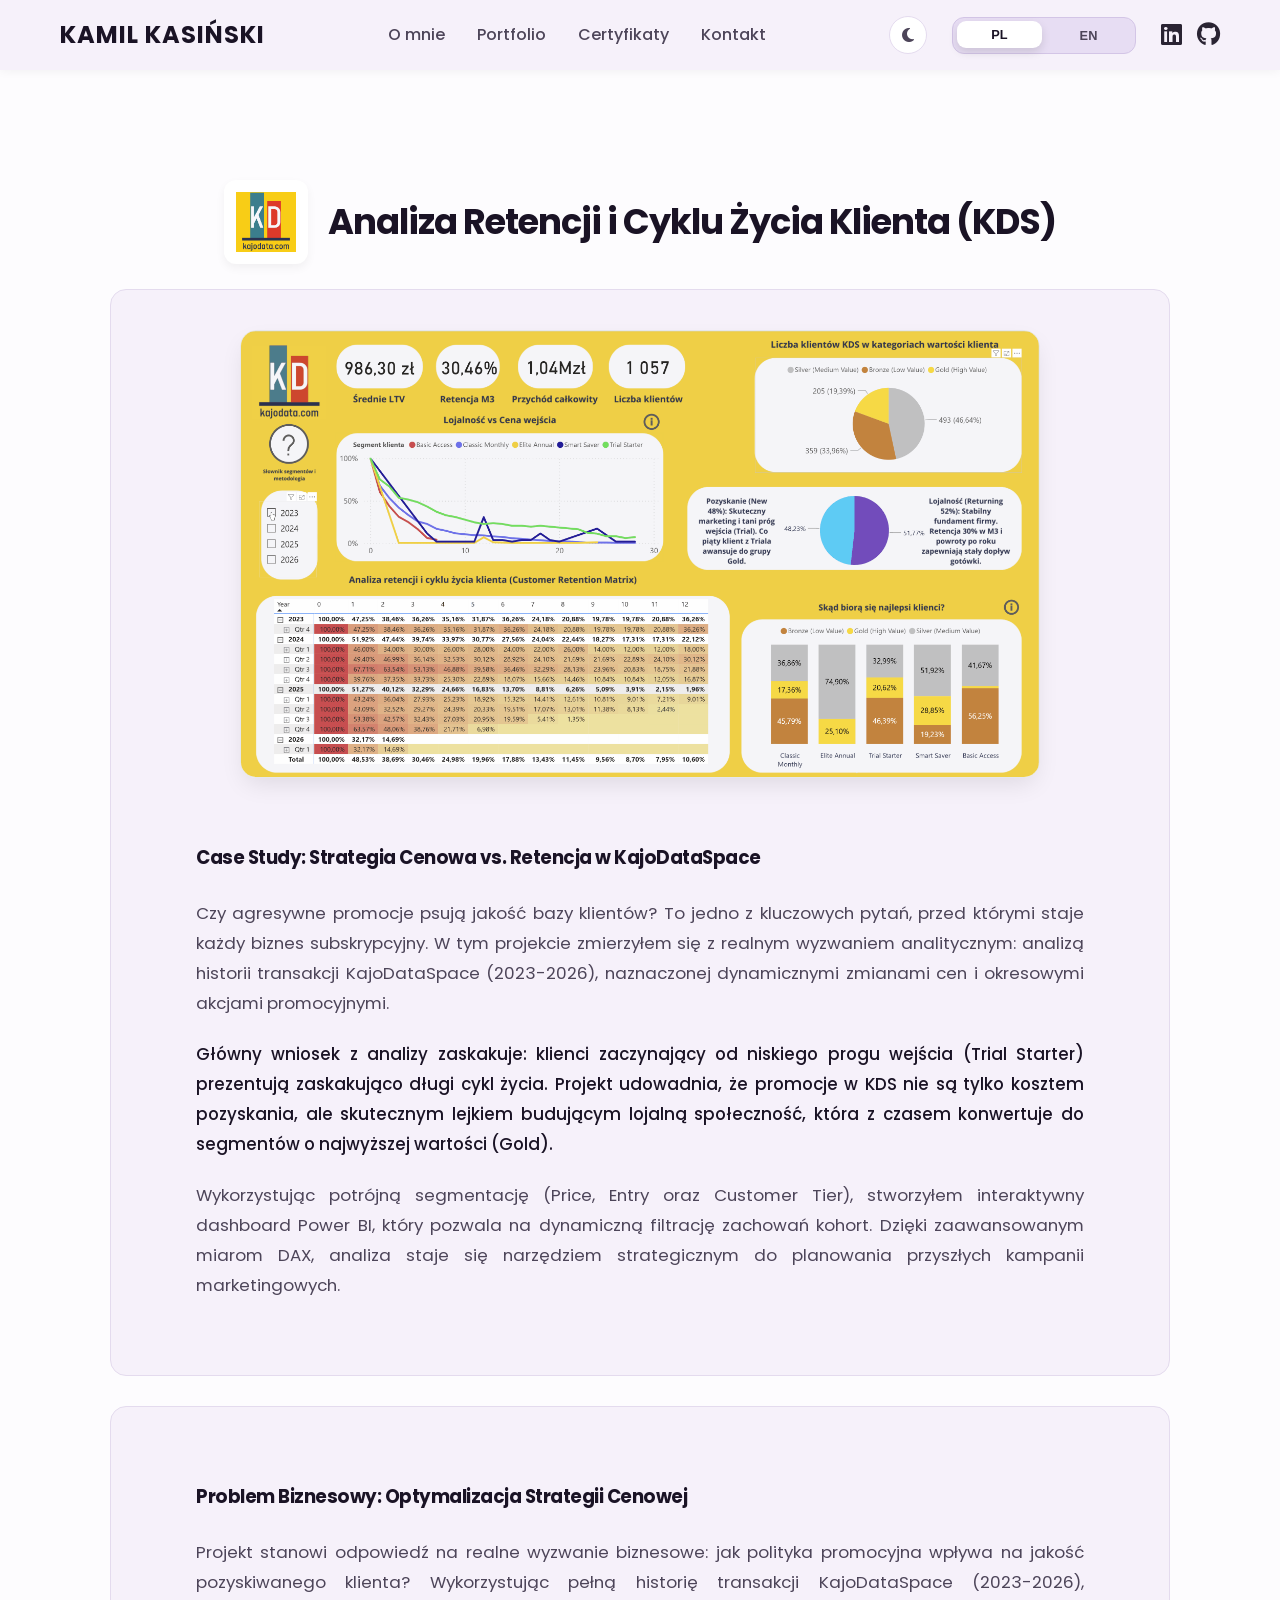
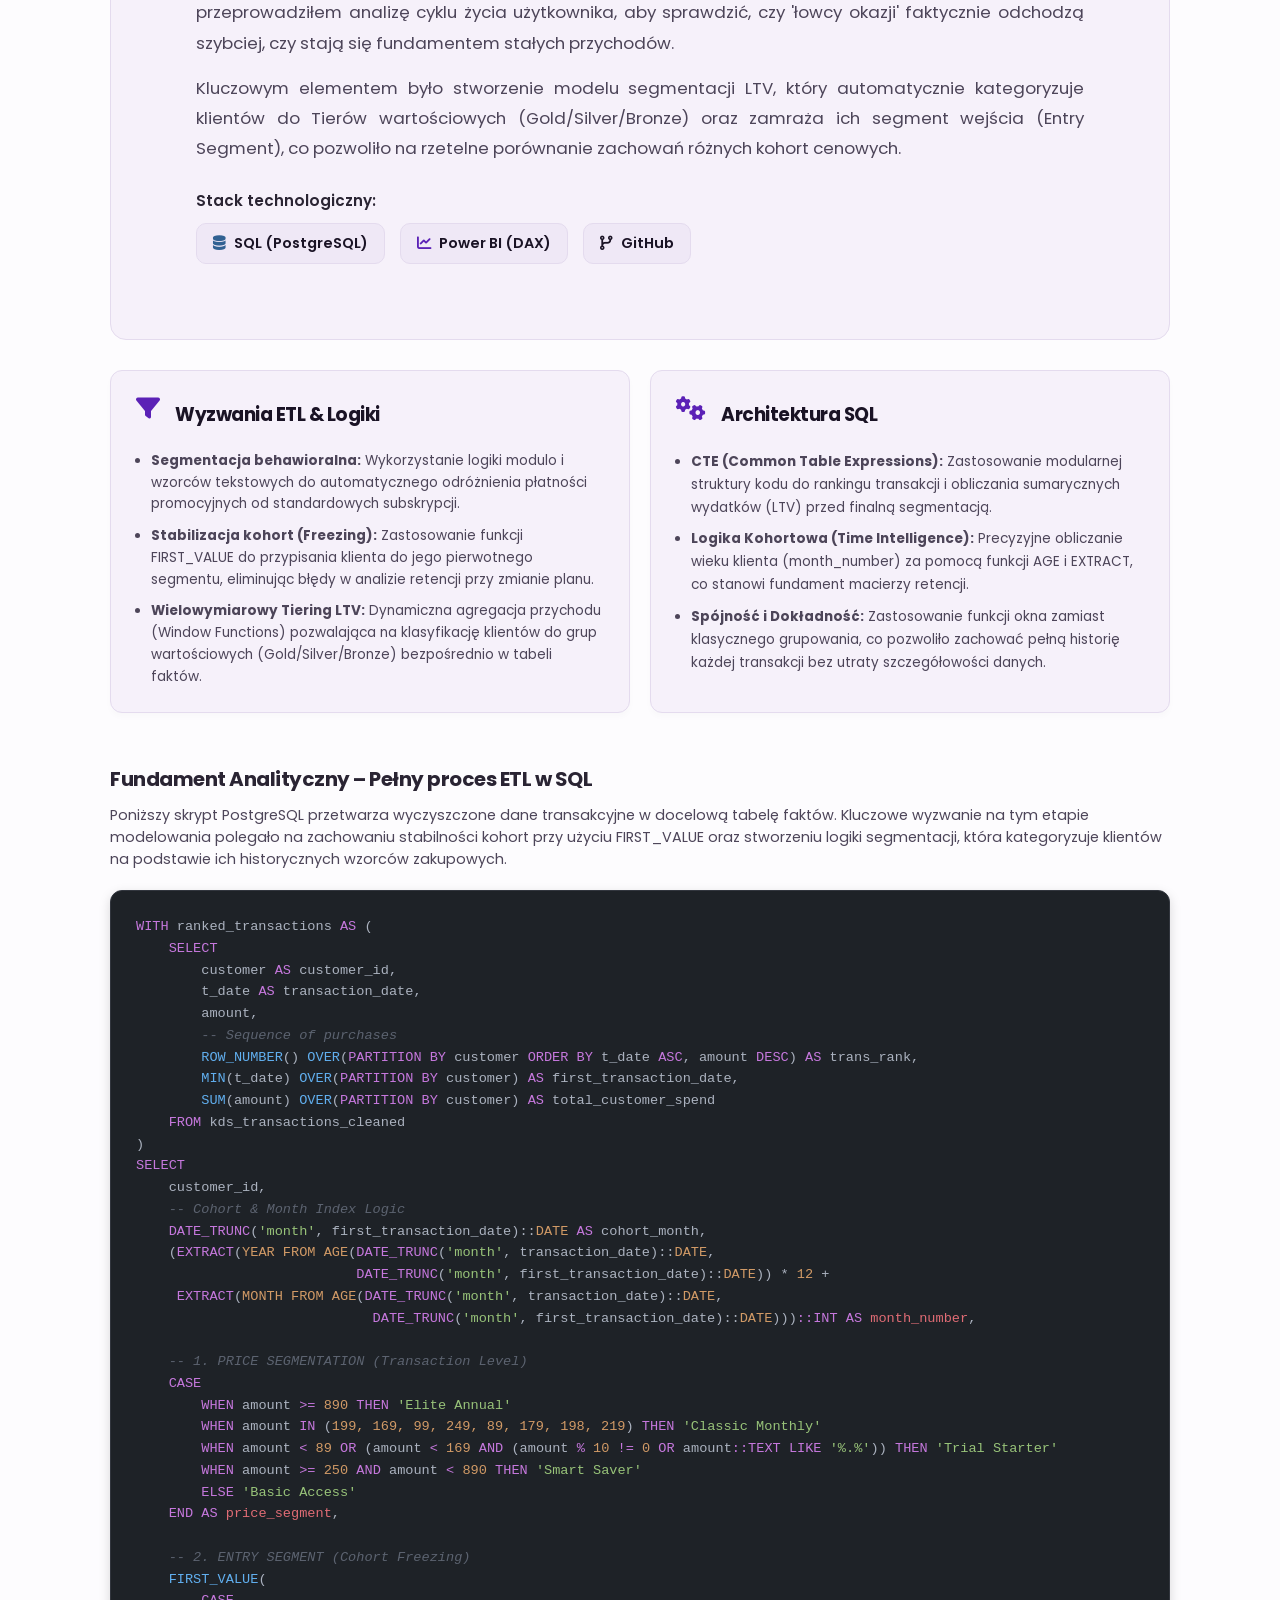
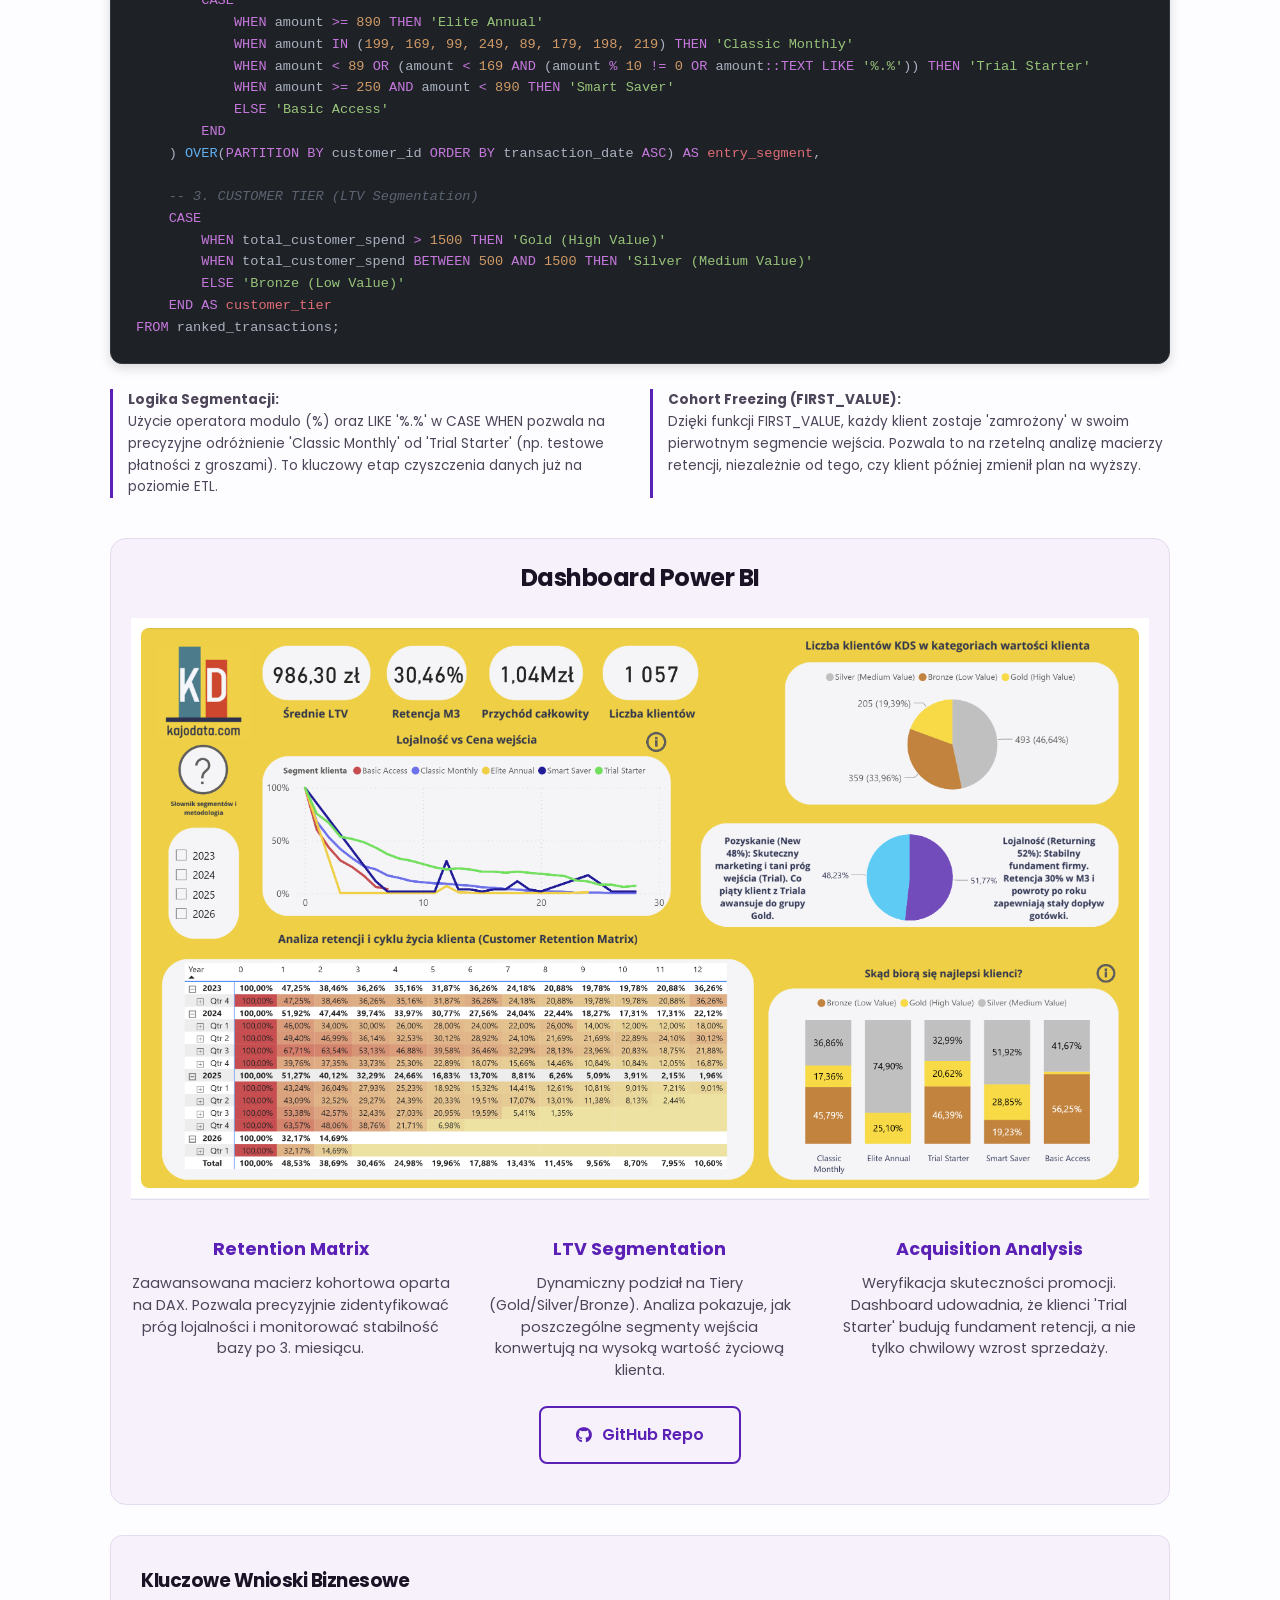
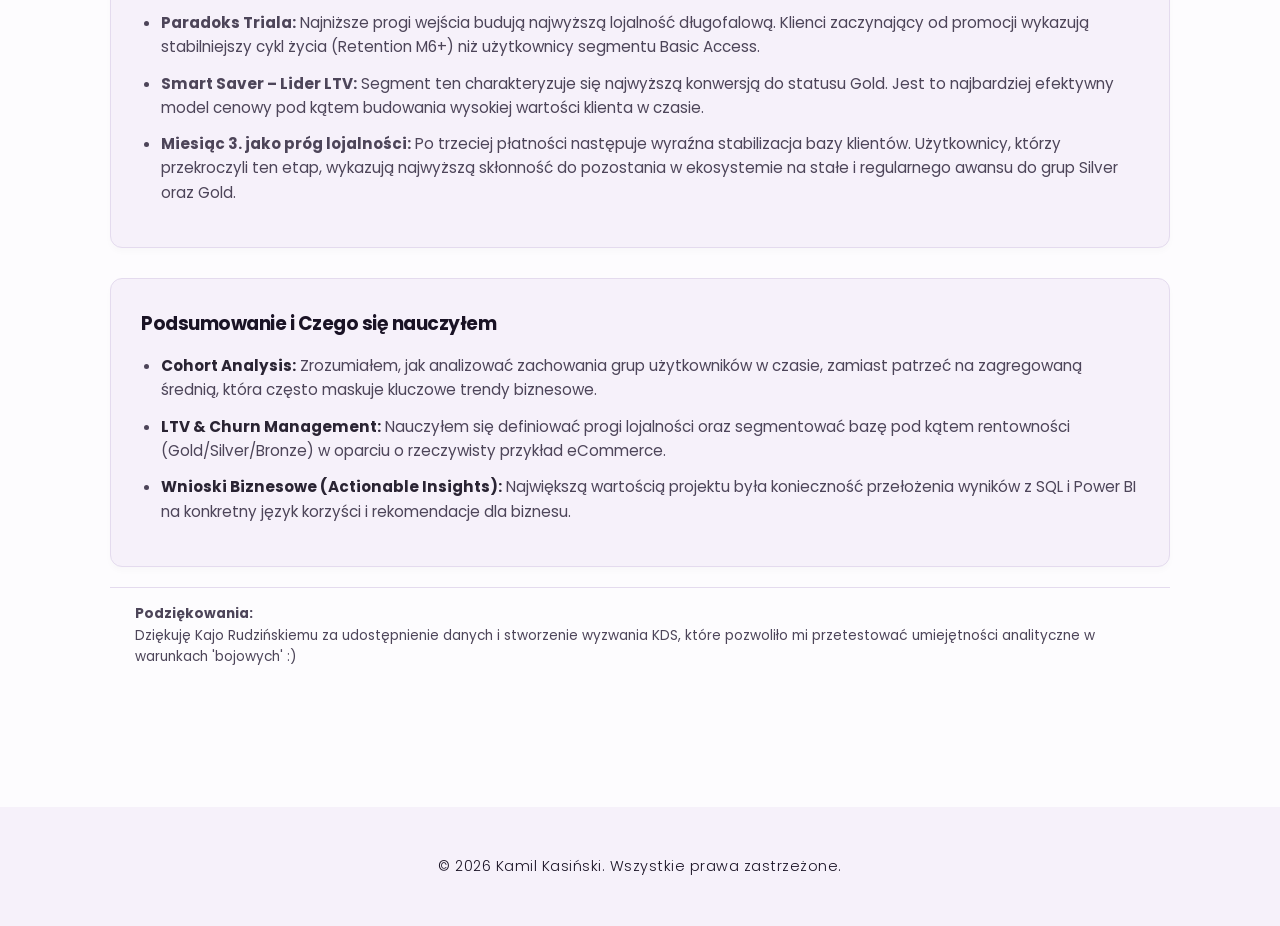
<file: projekt-kds.html>
<!DOCTYPE html>
<html lang="pl">
<head>
    <meta charset="UTF-8">
    <script>
        (function () {
            var t = localStorage.getItem('preferredTheme');
            if (!t) { t = window.matchMedia('(prefers-color-scheme: dark)').matches ? 'dark' : 'light'; }
            if (t === 'dark') { document.documentElement.setAttribute('data-theme', 'dark'); }
        })();
    </script>
    <meta name="viewport" content="width=device-width, initial-scale=1.0">
    <title>Kamil Kasiński | Customer Retention Analysis</title>
    <meta name="description" content="Analiza retencji i cyklu życia klienta (KDS) — Power BI, SQL, segmentacja LTV i kohortowa.">
    <meta property="og:type" content="website">
    <meta property="og:title" content="Kamil Kasiński | Customer Retention Analysis">
    <meta property="og:description" content="Analiza retencji i cyklu życia klienta (KDS) — Power BI, SQL, segmentacja LTV i kohortowa.">
    <meta property="og:url" content="https://kamilkasinski.com/projekt-kds.html">
    <meta property="og:image" content="https://kamilkasinski.com/img/dashboard_KDS.png">
    <link rel="stylesheet" href="style/style.css?v=20261112">
    <link rel="stylesheet" href="https://cdnjs.cloudflare.com/ajax/libs/font-awesome/6.5.1/css/all.min.css">
    <link rel="preconnect" href="https://fonts.googleapis.com">
    <link href="https://fonts.googleapis.com/css2?family=Poppins:wght@300;400;600;700&display=swap" rel="stylesheet">
</head>
<body>
<a href="#tresc" class="skip-link" data-pl="Przejdź do treści" data-en="Skip to content">Przejdź do treści</a>

  <nav>
    <div class="container-nav">
        <div class="logo">Kamil Kasiński</div>
        
        <ul>
            <li><a href="index.html#about" data-pl="O mnie" data-en="About me">O mnie</a></li>
            <li><a href="index.html#projects" data-pl="Portfolio" data-en="Portfolio">Portfolio</a></li>
            <li><a href="certyfikaty.html" data-pl="Certyfikaty" data-en="Certificates">Certyfikaty</a></li>
            <li><a href="index.html#contact" data-pl="Kontakt" data-en="Contact">Kontakt</a></li>
        </ul>

        <div class="nav-right">
<button id="theme-toggle" class="theme-toggle" type="button" aria-label="Przełącz jasny/ciemny motyw" aria-pressed="false">
    <i class="fa-solid fa-moon" aria-hidden="true"></i>
</button>
<div class="lang-switch">
    <button id="lang-pl" onclick="setLanguage('pl')" class="active">PL</button>
    <button id="lang-en" onclick="setLanguage('en')">EN</button>
</div>
    
    <div class="nav-socials">
        <a href="https://www.linkedin.com/in/kamil-kasinski-8a7204185" target="_blank" rel="noopener noreferrer" aria-label="LinkedIn"><i class="fa-brands fa-linkedin" aria-hidden="true"></i></a>
        <a href="https://github.com/kamkas93/" target="_blank" rel="noopener noreferrer" aria-label="GitHub"><i class="fa-brands fa-github" aria-hidden="true"></i></a>
    </div>
</div>
    </div>
</nav>

<section class="certificates-section" id="tresc" tabindex="-1">
    <div class="container">

        <!-- TYTUŁ -->
        
<div style="display: flex; align-items: center; justify-content: center; gap: 20px; flex-wrap: wrap; margin-top: 50px; margin-bottom: 25px;">
    
    <div style="flex-shrink: 0; background: white; padding: 12px; border-radius: 12px; box-shadow: 0 4px 10px rgba(0,0,0,0.05);">
         <img src="img/logoKDS.png" alt="KajoDataSpace Logo" style="height: 60px; width: auto; display: block;">
    </div>

    <h1 style="margin: 0; font-size: 2.2rem; font-weight: 700; color: var(--color-heading); text-align: left;" 
        data-pl="Analiza Retencji i Cyklu Życia Klienta (KDS)" 
        data-en="Customer Retention & Lifecycle Analysis (KDS)">
        Analiza Retencji i Cyklu Życia Klienta (KDS)
    </h1>
 </div>

        <!-- KONIEC TYTUŁU -->

        <!-- WSTEP I KONTEKST PROJEKTU -->

<article class="cert-card" style="margin-bottom: 30px; padding: 40px; display: flex; flex-direction: column; gap: 30px;">
    
    <!-- OSOBNY KONTENER DLA GIF (Niezależny) -->
    <div class="cert-visual-wrapper" style="width: 100%; display: flex; justify-content: center;">
        <div style="flex: 0 1 800px; width: 100%; border: 1px solid #e5e7eb; border-radius: 16px; overflow: hidden; box-shadow: 0 10px 25px -5px rgba(0, 0, 0, 0.1); background: #fff;">
            <img src="img/dash_gif_KDS.gif" alt="Power BI Dashboard Demo" style="width: 100%; display: block; height: auto;">
        </div>
    </div>

    <!-- KONTENER DLA TEKSTU (Spójny z resztą strony) -->
    <div class="cert-content" style="width: 100%;">
        <div class="cert-header" style="margin-bottom: 25px;">
            <h2 style="margin: 0;" data-pl="Case Study: Strategia Cenowa vs. Retencja w KajoDataSpace" 
                data-en="Case Study: Pricing Strategy vs. Retention at KajoDataSpace">
                Case Study: Strategia Cenowa vs. Retencja w KajoDataSpace
            </h2>
        </div>

        <div style="font-size: 1.05rem; color: var(--color-text-secondary); line-height: 1.8; text-align: justify;">
            <p data-pl="Czy agresywne promocje psują jakość bazy klientów? To jedno z kluczowych pytań, przed którymi staje każdy biznes subskrypcyjny. W tym projekcie zmierzyłem się z realnym wyzwaniem analitycznym: analizą historii transakcji KajoDataSpace (2023-2026), naznaczonej dynamicznymi zmianami cen i okresowymi akcjami promocyjnymi." 
               data-en="Do aggressive promotions degrade customer base quality? This is one of the key questions every subscription business faces. In this project, I tackled a real analytical challenge: analyzing KajoDataSpace transaction history (2023-2026), marked by dynamic price changes and periodic promotional campaigns.">
            </p>

            <p style="margin-top: 20px; font-weight: 500; color: var(--color-heading);" 
               data-pl="Główny wniosek z analizy zaskakuje: klienci zaczynający od niskiego progu wejścia (Trial Starter) prezentują zaskakująco długi cykl życia. Projekt udowadnia, że promocje w KDS nie są tylko kosztem pozyskania, ale skutecznym lejkiem budującym lojalną społeczność, która z czasem konwertuje do segmentów o najwyższej wartości (Gold)."
               data-en="The main finding is surprising: customers starting with a low entry point (Trial Starter) present a surprisingly long lifecycle. The project proves that promotions at KDS are not just acquisition costs, but an effective funnel building a loyal community that eventually converts to high-value segments (Gold).">
            </p>

            <p style="margin-top: 20px;" 
               data-pl="Wykorzystując potrójną segmentację (Price, Entry oraz Customer Tier), stworzyłem interaktywny dashboard Power BI, który pozwala na dynamiczną filtrację zachowań kohort. Dzięki zaawansowanym miarom DAX, analiza staje się narzędziem strategicznym do planowania przyszłych kampanii marketingowych."
               data-en="Using triple segmentation (Price, Entry, and Customer Tier), I created an interactive Power BI dashboard that allows for dynamic filtering of cohort behavior. Thanks to advanced DAX measures, the analysis becomes a strategic tool for planning future marketing campaigns.">
            </p>
        </div>
    </div>

</article>

        <!-- KONIEC: WSTEP I KONTEKST PROJEKTU -->

<article class="cert-card" style="margin-bottom: 30px; padding: 40px;">
    <div class="cert-content">
        <div class="cert-header" style="margin-bottom: 25px;">
<h2 data-pl="Problem Biznesowy: Optymalizacja Strategii Cenowej" 
    data-en="Business Problem: Pricing Strategy Optimization">
    Problem Biznesowy: Optymalizacja Strategii Cenowej
</h2>
        </div>
        
        <p class="cert-text" 
           style="font-size: 1.05rem; line-height: 1.8; text-align: justify; color: var(--color-text-secondary);"
           data-pl="Projekt stanowi odpowiedź na realne wyzwanie biznesowe: jak polityka promocyjna wpływa na jakość pozyskiwanego klienta? Wykorzystując pełną historię transakcji KajoDataSpace (2023-2026), przeprowadziłem analizę cyklu życia użytkownika, aby sprawdzić, czy 'łowcy okazji' faktycznie odchodzą szybciej, czy stają się fundamentem stałych przychodów."
           data-en="The project is a response to a real business challenge: how does promotional policy affect the quality of acquired customers? Using the full KajoDataSpace transaction history (2023-2026), I conducted a customer lifecycle analysis to verify whether 'bargain hunters' actually churn faster or become the foundation of recurring revenue.">
        </p>

        <p class="cert-text" 
           style="margin-top: 15px; font-size: 1.05rem; line-height: 1.8; text-align: justify; color: var(--color-text-secondary);"
           data-pl="Kluczowym elementem było stworzenie modelu segmentacji LTV, który automatycznie kategoryzuje klientów do Tierów wartościowych (Gold/Silver/Bronze) oraz zamraża ich segment wejścia (Entry Segment), co pozwoliło na rzetelne porównanie zachowań różnych kohort cenowych."
           data-en="The key element was creating an LTV segmentation model that automatically categorizes customers into value tiers (Gold/Silver/Bronze) and freezes their entry segment, allowing for a reliable comparison of behaviors across different price cohorts.">
        </p>

        <p style="margin-top: 25px; font-weight: 600; font-size: 0.95rem; color: var(--color-text);" 
           data-pl="Stack technologiczny:" 
           data-en="Tech stack:">
           Stack technologiczny:
        </p>

        <ul class="tags-inline" style="margin-top: 10px; display: flex; gap: 15px; list-style: none; padding: 0;">
            <li><i class="fa-solid fa-database" style="color: #316192;"></i> SQL (PostgreSQL)</li>
            <li><i class="fa-solid fa-chart-line" style="color: var(--color-accent);"></i> Power BI (DAX)</li>
            <li><i class="fa-solid fa-code-branch" style="color: var(--color-heading);"></i> GitHub</li>
        </ul>
    </div>
</article>

<!-- Wyzwania ETL & Logiki -->

 <div style="display: flex; gap: 20px; flex-wrap: wrap; margin-top: 30px;">
    <div class="contact-item" style="flex: 1; min-width: 320px; text-align: left; align-items: flex-start; padding: 25px; display: flex; flex-direction: column;">
        <div style="display: flex; align-items: center; margin-bottom: 15px;">
            <i class="fa-solid fa-filter" style="font-size: 1.5rem; color: var(--color-accent); margin-right: 15px;"></i>
            <h3 style="margin: 0;" data-pl="Wyzwania ETL & Logiki" data-en="ETL & Logic Challenges">Wyzwania ETL & Logiki</h3>
        </div>
<ul style="font-size: 0.85rem; color: var(--color-text-secondary); padding-left: 15px; line-height: 1.6; margin: 0; list-style-type: disc;">
    <li style="margin-bottom: 10px;">
        <strong data-pl="Segmentacja behawioralna:" data-en="Behavioral Segmentation:">Segmentacja behawioralna:</strong> 
        <span data-pl="Wykorzystanie logiki modulo i wzorców tekstowych do automatycznego odróżnienia płatności promocyjnych od standardowych subskrypcji." 
              data-en="Using modulo logic and text patterns to automatically distinguish promotional payments from standard subscriptions."></span>
    </li>
    <li style="margin-bottom: 10px;">
        <strong data-pl="Stabilizacja kohort (Freezing):" data-en="Cohort Stabilization (Freezing):">Stabilizacja kohort (Freezing):</strong> 
        <span data-pl="Zastosowanie funkcji FIRST_VALUE do przypisania klienta do jego pierwotnego segmentu, eliminując błędy w analizie retencji przy zmianie planu." 
              data-en="Using FIRST_VALUE to assign a customer to their original segment, eliminating retention analysis errors during plan upgrades."></span>
    </li>
    <li style="margin: 0;">
        <strong data-pl="Wielowymiarowy Tiering LTV:" data-en="Multidimensional LTV Tiering:">Wielowymiarowy Tiering LTV:</strong> 
        <span data-pl="Dynamiczna agregacja przychodu (Window Functions) pozwalająca na klasyfikację klientów do grup wartościowych (Gold/Silver/Bronze) bezpośrednio w tabeli faktów." 
              data-en="Dynamic revenue aggregation (Window Functions) allowing for customer classification into value tiers (Gold/Silver/Bronze) directly in the fact table."></span>
    </li>
</ul>
    </div>

    <!-- Architektura SQL -->

    <div class="contact-item" style="flex: 1; min-width: 320px; text-align: left; align-items: flex-start; padding: 25px; display: flex; flex-direction: column;">
        <div style="display: flex; align-items: center; margin-bottom: 15px;">
            <i class="fa-solid fa-gears" style="font-size: 1.5rem; color: var(--color-accent); margin-right: 15px;"></i>
            <h3 style="margin: 0;" data-pl="Architektura SQL" data-en="SQL Architecture">Architektura SQL</h3>
        </div>
<ul style="font-size: 0.85rem; color: var(--color-text-secondary); padding-left: 15px; line-height: 1.7; margin: 0; list-style-type: disc;">
    <li style="margin-bottom: 8px;">
        <strong data-pl="CTE (Common Table Expressions):" data-en="CTE (Common Table Expressions):">CTE (Common Table Expressions):</strong> 
        <span data-pl="Zastosowanie modularnej struktury kodu do rankingu transakcji i obliczania sumarycznych wydatków (LTV) przed finalną segmentacją." 
              data-en="Using a modular code structure for transaction ranking and total spend (LTV) calculation before final segmentation."></span>
    </li>
    <li style="margin-bottom: 8px;">
        <strong data-pl="Logika Kohortowa (Time Intelligence):" data-en="Cohort Logic (Time Intelligence):">Logika Kohortowa (Time Intelligence):</strong> 
        <span data-pl="Precyzyjne obliczanie wieku klienta (month_number) za pomocą funkcji AGE i EXTRACT, co stanowi fundament macierzy retencji." 
              data-en="Precise calculation of customer age (month_number) using AGE and EXTRACT functions, forming the foundation of the retention matrix."></span>
    </li>
<li style="margin: 0;">
    <strong data-pl="Spójność i Dokładność:" data-en="Consistency & Accuracy:">Spójność i Dokładność:</strong> 
    <span data-pl="Zastosowanie funkcji okna zamiast klasycznego grupowania, co pozwoliło zachować pełną historię każdej transakcji bez utraty szczegółowości danych." 
          data-en="Using window functions instead of classic grouping, which allowed maintaining the full history of each transaction without losing data granularity."></span>
</li>
</ul>
    </div>
 </div>

 <!-- SQL SEGMENT -->

<div style="margin-top: 50px; margin-bottom: 15px;">
    <h3 data-pl="Fundament Analityczny – Pełny proces ETL w SQL" 
        data-en="Analytical Foundation – Full SQL ETL Process" 
        style="margin: 0 0 10px 0; color: var(--color-text); font-size: 1.25rem;">
        Fundament Analityczny – Pełny proces ETL w SQL
    </h3>
<p data-pl="Poniższy skrypt PostgreSQL przetwarza wyczyszczone dane transakcyjne w docelową tabelę faktów. Kluczowe wyzwanie na tym etapie modelowania polegało na zachowaniu stabilności kohort przy użyciu FIRST_VALUE oraz stworzeniu logiki segmentacji, która kategoryzuje klientów na podstawie ich historycznych wzorców zakupowych." 
   data-en="The following PostgreSQL script processes cleaned transaction data into the final fact table. The key challenge at this modeling stage was to maintain cohort stability using FIRST_VALUE and to create segmentation logic that categorizes customers based on their historical purchase patterns." 
   style="font-size: 0.9rem; color: var(--color-text-secondary); line-height: 1.5; margin: 0;">
</p>
 </div>

 <div class="cert-card" style="margin-top: 20px; background: #1e2227; color: #abb2bf; padding: 25px; border-radius: 12px; border: 1px solid #32363e; box-shadow: 0 4px 12px rgba(0,0,0,0.15);">
    <pre style="margin: 0; font-size: 0.85rem; overflow-x: auto; line-height: 1.6; font-family: 'Fira Code', 'Courier New', monospace; white-space: pre;">
<span style="color: #c678dd;">WITH</span> ranked_transactions <span style="color: #c678dd;">AS</span> (
    <span style="color: #c678dd;">SELECT</span>
        customer <span style="color: #c678dd;">AS</span> customer_id,
        t_date <span style="color: #c678dd;">AS</span> transaction_date,
        amount,
        <span style="color: #5c6370; font-style: italic;">-- Sequence of purchases</span>
        <span style="color: #61afef;">ROW_NUMBER</span>() <span style="color: #61afef;">OVER</span>(<span style="color: #c678dd;">PARTITION BY</span> customer <span style="color: #c678dd;">ORDER BY</span> t_date <span style="color: #c678dd;">ASC</span>, amount <span style="color: #c678dd;">DESC</span>) <span style="color: #c678dd;">AS</span> trans_rank,
        <span style="color: #61afef;">MIN</span>(t_date) <span style="color: #61afef;">OVER</span>(<span style="color: #c678dd;">PARTITION BY</span> customer) <span style="color: #c678dd;">AS</span> first_transaction_date,
        <span style="color: #61afef;">SUM</span>(amount) <span style="color: #61afef;">OVER</span>(<span style="color: #c678dd;">PARTITION BY</span> customer) <span style="color: #c678dd;">AS</span> total_customer_spend
    <span style="color: #c678dd;">FROM</span> kds_transactions_cleaned 
)
<span style="color: #c678dd;">SELECT</span> 
    customer_id,
    <span style="color: #5c6370; font-style: italic;">-- Cohort & Month Index Logic</span>
    <span style="color: #c678dd;">DATE_TRUNC</span>(<span style="color: #98c379;">'month'</span>, first_transaction_date)::<span style="color: #d19a66;">DATE</span> <span style="color: #c678dd;">AS</span> cohort_month,
    (<span style="color: #c678dd;">EXTRACT</span>(<span style="color: #d19a66;">YEAR FROM AGE</span>(<span style="color: #c678dd;">DATE_TRUNC</span>(<span style="color: #98c379;">'month'</span>, transaction_date)::<span style="color: #d19a66;">DATE</span>, 
                           <span style="color: #c678dd;">DATE_TRUNC</span>(<span style="color: #98c379;">'month'</span>, first_transaction_date)::<span style="color: #d19a66;">DATE</span>)) * <span style="color: #d19a66;">12</span> +
     <span style="color: #c678dd;">EXTRACT</span>(<span style="color: #d19a66;">MONTH FROM AGE</span>(<span style="color: #c678dd;">DATE_TRUNC</span>(<span style="color: #98c379;">'month'</span>, transaction_date)::<span style="color: #d19a66;">DATE</span>, 
                             <span style="color: #c678dd;">DATE_TRUNC</span>(<span style="color: #98c379;">'month'</span>, first_transaction_date)::<span style="color: #d19a66;">DATE</span>)))<span style="color: #c678dd;">::INT AS</span> <span style="color: #e06c75;">month_number</span>,
    
    <span style="color: #5c6370; font-style: italic;">-- 1. PRICE SEGMENTATION (Transaction Level)</span>
    <span style="color: #c678dd;">CASE</span> 
        <span style="color: #c678dd;">WHEN</span> amount <span style="color: #c678dd;">>=</span> <span style="color: #d19a66;">890</span> <span style="color: #c678dd;">THEN</span> <span style="color: #98c379;">'Elite Annual'</span>
        <span style="color: #c678dd;">WHEN</span> amount <span style="color: #c678dd;">IN</span> (<span style="color: #d19a66;">199, 169, 99, 249, 89, 179, 198, 219</span>) <span style="color: #c678dd;">THEN</span> <span style="color: #98c379;">'Classic Monthly'</span>
        <span style="color: #c678dd;">WHEN</span> amount <span style="color: #c678dd;">&lt;</span> <span style="color: #d19a66;">89</span> <span style="color: #c678dd;">OR</span> (amount <span style="color: #c678dd;">&lt;</span> <span style="color: #d19a66;">169</span> <span style="color: #c678dd;">AND</span> (amount <span style="color: #c678dd;">%</span> <span style="color: #d19a66;">10</span> <span style="color: #c678dd;">!=</span> <span style="color: #d19a66;">0</span> <span style="color: #c678dd;">OR</span> amount<span style="color: #c678dd;">::TEXT LIKE</span> <span style="color: #98c379;">'%.%'</span>)) <span style="color: #c678dd;">THEN</span> <span style="color: #98c379;">'Trial Starter'</span>
        <span style="color: #c678dd;">WHEN</span> amount <span style="color: #c678dd;">>=</span> <span style="color: #d19a66;">250</span> <span style="color: #c678dd;">AND</span> amount <span style="color: #c678dd;">&lt;</span> <span style="color: #d19a66;">890</span> <span style="color: #c678dd;">THEN</span> <span style="color: #98c379;">'Smart Saver'</span>
        <span style="color: #c678dd;">ELSE</span> <span style="color: #98c379;">'Basic Access'</span>
    <span style="color: #c678dd;">END AS</span> <span style="color: #e06c75;">price_segment</span>,

    <span style="color: #5c6370; font-style: italic;">-- 2. ENTRY SEGMENT (Cohort Freezing)</span>
    <span style="color: #61afef;">FIRST_VALUE</span>(
        <span style="color: #c678dd;">CASE</span> 
            <span style="color: #c678dd;">WHEN</span> amount <span style="color: #c678dd;">>=</span> <span style="color: #d19a66;">890</span> <span style="color: #c678dd;">THEN</span> <span style="color: #98c379;">'Elite Annual'</span>
            <span style="color: #c678dd;">WHEN</span> amount <span style="color: #c678dd;">IN</span> (<span style="color: #d19a66;">199, 169, 99, 249, 89, 179, 198, 219</span>) <span style="color: #c678dd;">THEN</span> <span style="color: #98c379;">'Classic Monthly'</span>
            <span style="color: #c678dd;">WHEN</span> amount <span style="color: #c678dd;">&lt;</span> <span style="color: #d19a66;">89</span> <span style="color: #c678dd;">OR</span> (amount <span style="color: #c678dd;">&lt;</span> <span style="color: #d19a66;">169</span> <span style="color: #c678dd;">AND</span> (amount <span style="color: #c678dd;">%</span> <span style="color: #d19a66;">10</span> <span style="color: #c678dd;">!=</span> <span style="color: #d19a66;">0</span> <span style="color: #c678dd;">OR</span> amount<span style="color: #c678dd;">::TEXT LIKE</span> <span style="color: #98c379;">'%.%'</span>)) <span style="color: #c678dd;">THEN</span> <span style="color: #98c379;">'Trial Starter'</span>
            <span style="color: #c678dd;">WHEN</span> amount <span style="color: #c678dd;">>=</span> <span style="color: #d19a66;">250</span> <span style="color: #c678dd;">AND</span> amount <span style="color: #c678dd;">&lt;</span> <span style="color: #d19a66;">890</span> <span style="color: #c678dd;">THEN</span> <span style="color: #98c379;">'Smart Saver'</span>
            <span style="color: #c678dd;">ELSE</span> <span style="color: #98c379;">'Basic Access'</span>
        <span style="color: #c678dd;">END</span>
    ) <span style="color: #61afef;">OVER</span>(<span style="color: #c678dd;">PARTITION BY</span> customer_id <span style="color: #c678dd;">ORDER BY</span> transaction_date <span style="color: #c678dd;">ASC</span>) <span style="color: #c678dd;">AS</span> <span style="color: #e06c75;">entry_segment</span>,

    <span style="color: #5c6370; font-style: italic;">-- 3. CUSTOMER TIER (LTV Segmentation)</span>
    <span style="color: #c678dd;">CASE</span> 
        <span style="color: #c678dd;">WHEN</span> total_customer_spend <span style="color: #c678dd;">&gt;</span> <span style="color: #d19a66;">1500</span> <span style="color: #c678dd;">THEN</span> <span style="color: #98c379;">'Gold (High Value)'</span>
        <span style="color: #c678dd;">WHEN</span> total_customer_spend <span style="color: #c678dd;">BETWEEN</span> <span style="color: #d19a66;">500</span> <span style="color: #c678dd;">AND</span> <span style="color: #d19a66;">1500</span> <span style="color: #c678dd;">THEN</span> <span style="color: #98c379;">'Silver (Medium Value)'</span>
        <span style="color: #c678dd;">ELSE</span> <span style="color: #98c379;">'Bronze (Low Value)'</span>
    <span style="color: #c678dd;">END AS</span> <span style="color: #e06c75;">customer_tier</span>
<span style="color: #c678dd;">FROM</span> ranked_transactions;</pre>
 </div>

 <div style="display: flex; gap: 20px; flex-wrap: wrap; margin-top: 20px;">
    <div style="flex: 1; border-left: 3px solid var(--color-accent); padding-left: 15px;">
        <p style="font-size: 0.85rem; color: var(--color-text-secondary); line-height: 1.6;">
            <strong data-pl="Logika Segmentacji:" data-en="Segmentation Logic:">Logika Segmentacji:</strong><br>
            <span data-pl="Użycie operatora modulo (%) oraz LIKE '%.%' w CASE WHEN pozwala na precyzyjne odróżnienie 'Classic Monthly' od 'Trial Starter' (np. testowe płatności z groszami). To kluczowy etap czyszczenia danych już na poziomie ETL." 
                  data-en="Using the modulo operator (%) and LIKE '%.%' in CASE WHEN allows for precise differentiation between 'Classic Monthly' and 'Trial Starter' (e.g., test payments with decimals). This is a key data cleaning step at the ETL level."></span>
        </p>
    </div>
    <div style="flex: 1; border-left: 3px solid var(--color-accent); padding-left: 15px;">
        <p style="font-size: 0.85rem; color: var(--color-text-secondary); line-height: 1.6;">
            <strong data-pl="Cohort Freezing (FIRST_VALUE):" data-en="Cohort Freezing (FIRST_VALUE):">Cohort Freezing (FIRST_VALUE):</strong><br>
            <span data-pl="Dzięki funkcji FIRST_VALUE, każdy klient zostaje 'zamrożony' w swoim pierwotnym segmencie wejścia. Pozwala to na rzetelną analizę macierzy retencji, niezależnie od tego, czy klient później zmienił plan na wyższy." 
                  data-en="Thanks to the FIRST_VALUE function, each customer is 'frozen' in their original entry segment. This allows for a reliable retention matrix analysis, regardless of whether the customer later upgraded their plan."></span>
        </p>
    </div>
 </div>

 <!-- DASHBOARD -->

<article class="cert-card" style="flex-direction: column; margin-top: 40px; padding: 20px;">
    <h2 style="text-align: center; margin-bottom: 20px;" data-pl="Dashboard Power BI" data-en="Power BI Dashboard">Dashboard Power BI</h2>
    
    <div class="project-image" style="height: auto; width: 100%; border-right: none;">
         <img src="img/dashboard_KDS.png" style="width: 100%; border-radius: 8px;">
    </div>

    <div style="display: flex; flex-wrap: wrap; gap: 30px; justify-content: space-between; margin-bottom: 15px; border-top: 1px solid var(--color-border); padding-top: 35px;">
        <div style="flex: 1; min-width: 200px; text-align: center;">
            <h4 style="margin: 0 0 10px 0; color: var(--color-accent-text); font-size: 1.1rem;" data-pl="Retention Matrix" data-en="Retention Matrix">Retention Matrix</h4>
            <p style="font-size: 0.9rem; color: var(--color-text-secondary); line-height: 1.5;" 
               data-pl="Zaawansowana macierz kohortowa oparta na DAX. Pozwala precyzyjnie zidentyfikować próg lojalności i monitorować stabilność bazy po 3. miesiącu." 
               data-en="Advanced DAX-based cohort matrix. Allows precise identification of the loyalty threshold and monitoring base stability after the 3rd month."></p>
        </div>
        <div style="flex: 1; min-width: 200px; text-align: center;">
            <h4 style="margin: 0 0 10px 0; color: var(--color-accent-text); font-size: 1.1rem;" data-pl="LTV Segmentation" data-en="LTV Segmentation">LTV Segmentation</h4>
            <p style="font-size: 0.9rem; color: var(--color-text-secondary); line-height: 1.5;" 
               data-pl="Dynamiczny podział na Tiery (Gold/Silver/Bronze). Analiza pokazuje, jak poszczególne segmenty wejścia konwertują na wysoką wartość życiową klienta." 
               data-en="Dynamic value tiering (Gold/Silver/Bronze). Analysis shows how different entry segments convert into high customer lifetime value."></p>
        </div>
        <div style="flex: 1; min-width: 200px; text-align: center;">
            <h4 style="margin: 0 0 10px 0; color: var(--color-accent-text); font-size: 1.1rem;" data-pl="Acquisition Analysis" data-en="Acquisition Analysis">Acquisition Analysis</h4>
            <p style="font-size: 0.9rem; color: var(--color-text-secondary); line-height: 1.5;" 
               data-pl="Weryfikacja skuteczności promocji. Dashboard udowadnia, że klienci 'Trial Starter' budują fundament retencji, a nie tylko chwilowy wzrost sprzedaży." 
               data-en="Promotion effectiveness verification. The dashboard proves that 'Trial Starter' customers build the foundation of retention, not just a temporary sales spike."></p>
        </div>
    </div>

    <div class="project-buttons" style="margin-top: 10px; display: flex; justify-content: center; gap: 20px; flex-wrap: wrap; padding-bottom: 20px;">
        <a href="https://github.com/kamkas93/kds-customer-analysis-challengePL" 
            target="_blank" rel="noopener noreferrer" 
            class="btn btn-github" 
            style="padding: 14px 35px; background-color: transparent; color: var(--color-accent-text); border-radius: 8px; text-decoration: none; font-weight: 600; min-width: 200px; text-align: center; border: 2px solid var(--color-accent-text); display: flex; align-items: center; justify-content: center; gap: 10px;">
            <i class="fa-brands fa-github"></i> GitHub Repo
        </a>
    </div>
</article>

 <!-- KLUCZOWE WNIOSKI -->
              
<div class="contact-item" style="text-align: left; margin-top: 30px;">
    <h3 data-pl="Kluczowe Wnioski Biznesowe" data-en="Key Business Insights">Kluczowe Wnioski Biznesowe</h3>
    <ul style="margin-top: 15px; padding-left: 20px; color: var(--color-text-secondary); font-size: 0.95rem; line-height: 1.6;">
        <li style="margin-bottom: 12px;">
            <strong data-pl="Paradoks Triala:" data-en="Trial Paradox:">Paradoks Triala:</strong> 
            <span data-pl="Najniższe progi wejścia budują najwyższą lojalność długofalową. Klienci zaczynający od promocji wykazują stabilniejszy cykl życia (Retention M6+) niż użytkownicy segmentu Basic Access." 
                  data-en="The lowest entry points build the highest long-term loyalty. Customers starting with promotions show a more stable lifecycle (Retention M6+) than Basic Access users."></span>
        </li>
        <li style="margin-bottom: 12px;">
            <strong data-pl="Smart Saver – Lider LTV:" data-en="Smart Saver – LTV Leader:">Smart Saver – Lider LTV:</strong> 
            <span data-pl="Segment ten charakteryzuje się najwyższą konwersją do statusu Gold. Jest to najbardziej efektywny model cenowy pod kątem budowania wysokiej wartości klienta w czasie." 
                  data-en="This segment features the highest conversion to Gold status. It is the most effective pricing model for building high customer lifetime value."></span>
        </li>
<li style="margin-bottom: 12px;">
    <strong data-pl="Miesiąc 3. jako próg lojalności:" data-en="3rd Month Loyalty Threshold:">Miesiąc 3. jako próg lojalności:</strong> 
    <span data-pl="Po trzeciej płatności następuje wyraźna stabilizacja bazy klientów. Użytkownicy, którzy przekroczyli ten etap, wykazują najwyższą skłonność do pozostania w ekosystemie na stałe i regularnego awansu do grup Silver oraz Gold."
          data-en="After the third payment, there is a clear stabilization of the customer base. Users who pass this stage show the highest tendency to stay in the ecosystem permanently and regularly advance to Silver and Gold groups."></span>
</li>
</ul>
</div>

  <!-- KLUCZOWE WNIOSKI -->

<div class="contact-item" style="text-align: left; margin-top: 30px;">
    <h3 data-pl="Podsumowanie i Czego się nauczyłem" data-en="Summary & Lessons Learned">Podsumowanie i Czego się nauczyłem</h3>
    <ul style="margin-top: 15px; padding-left: 20px; color: var(--color-text-secondary); font-size: 0.95rem; line-height: 1.6;">
        <li style="margin-bottom: 12px;">
            <strong style="color: var(--color-text);" data-pl="Cohort Analysis:" data-en="Cohort Analysis:">Cohort Analysis:</strong> 
            <span data-pl="Zrozumiałem, jak analizować zachowania grup użytkowników w czasie, zamiast patrzeć na zagregowaną średnią, która często maskuje kluczowe trendy biznesowe." 
                  data-en="I learned how to analyze user group behaviors over time instead of looking at aggregated averages, which often mask key business trends."></span>
        </li>
        <li style="margin-bottom: 12px;">
            <strong style="color: var(--color-text);" data-pl="LTV & Churn Management:" data-en="LTV & Churn Management:">LTV & Churn Management:</strong> 
            <span data-pl="Nauczyłem się definiować progi lojalności oraz segmentować bazę pod kątem rentowności (Gold/Silver/Bronze) w oparciu o rzeczywisty przykład eCommerce." 
                  data-en="I learned how to define loyalty thresholds and segment the customer base by profitability (Gold/Silver/Bronze) based on a real-world eCommerce case."></span>
        </li>
        <li style="margin-bottom: 12px;">
            <strong style="color: var(--color-text);" data-pl="Wnioski Biznesowe (Actionable Insights):" data-en="Actionable Insights:">Wnioski Biznesowe (Actionable Insights):</strong> 
            <span data-pl="Największą wartością projektu była konieczność przełożenia wyników z SQL i Power BI na konkretny język korzyści i rekomendacje dla biznesu." 
                  data-en="The greatest value of the project was the need to translate SQL and Power BI results into concrete business benefits and recommendations."></span>
        </li>
    </ul>
</div>

<div style="text-align: left; margin-top: 20px; padding: 15px 25px; border-top: 1px solid var(--color-border);">
    <p style="font-size: 0.85rem; color: var(--color-text-secondary); line-height: 1.6;">
        <strong data-pl="Podziękowania:" data-en="Acknowledgments:">Podziękowania:</strong><br>
        <span data-pl="Dziękuję Kajo Rudzińskiemu za udostępnienie danych i stworzenie wyzwania KDS, które pozwoliło mi przetestować umiejętności analityczne w warunkach 'bojowych'  :)" 
              data-en="Special thanks to Kajo for providing the data and creating the KDS challenge, which allowed me to test my analytical skills in 'battlefield' conditions :)"></span>
    </p>
</div>

 </div>

</section>

<footer>
    <p data-pl="&copy; 2026 Kamil Kasiński. Wszystkie prawa zastrzeżone." 
       data-en="&copy; 2026 Kamil Kasiński. All rights reserved.">
       &copy; 2026 Kamil Kasiński. Wszystkie prawa zastrzeżone.
    </p>
</footer>

<script src="script/lang.js"></script>
<script src="script/theme.js"></script>
</body>
</html>
</file>
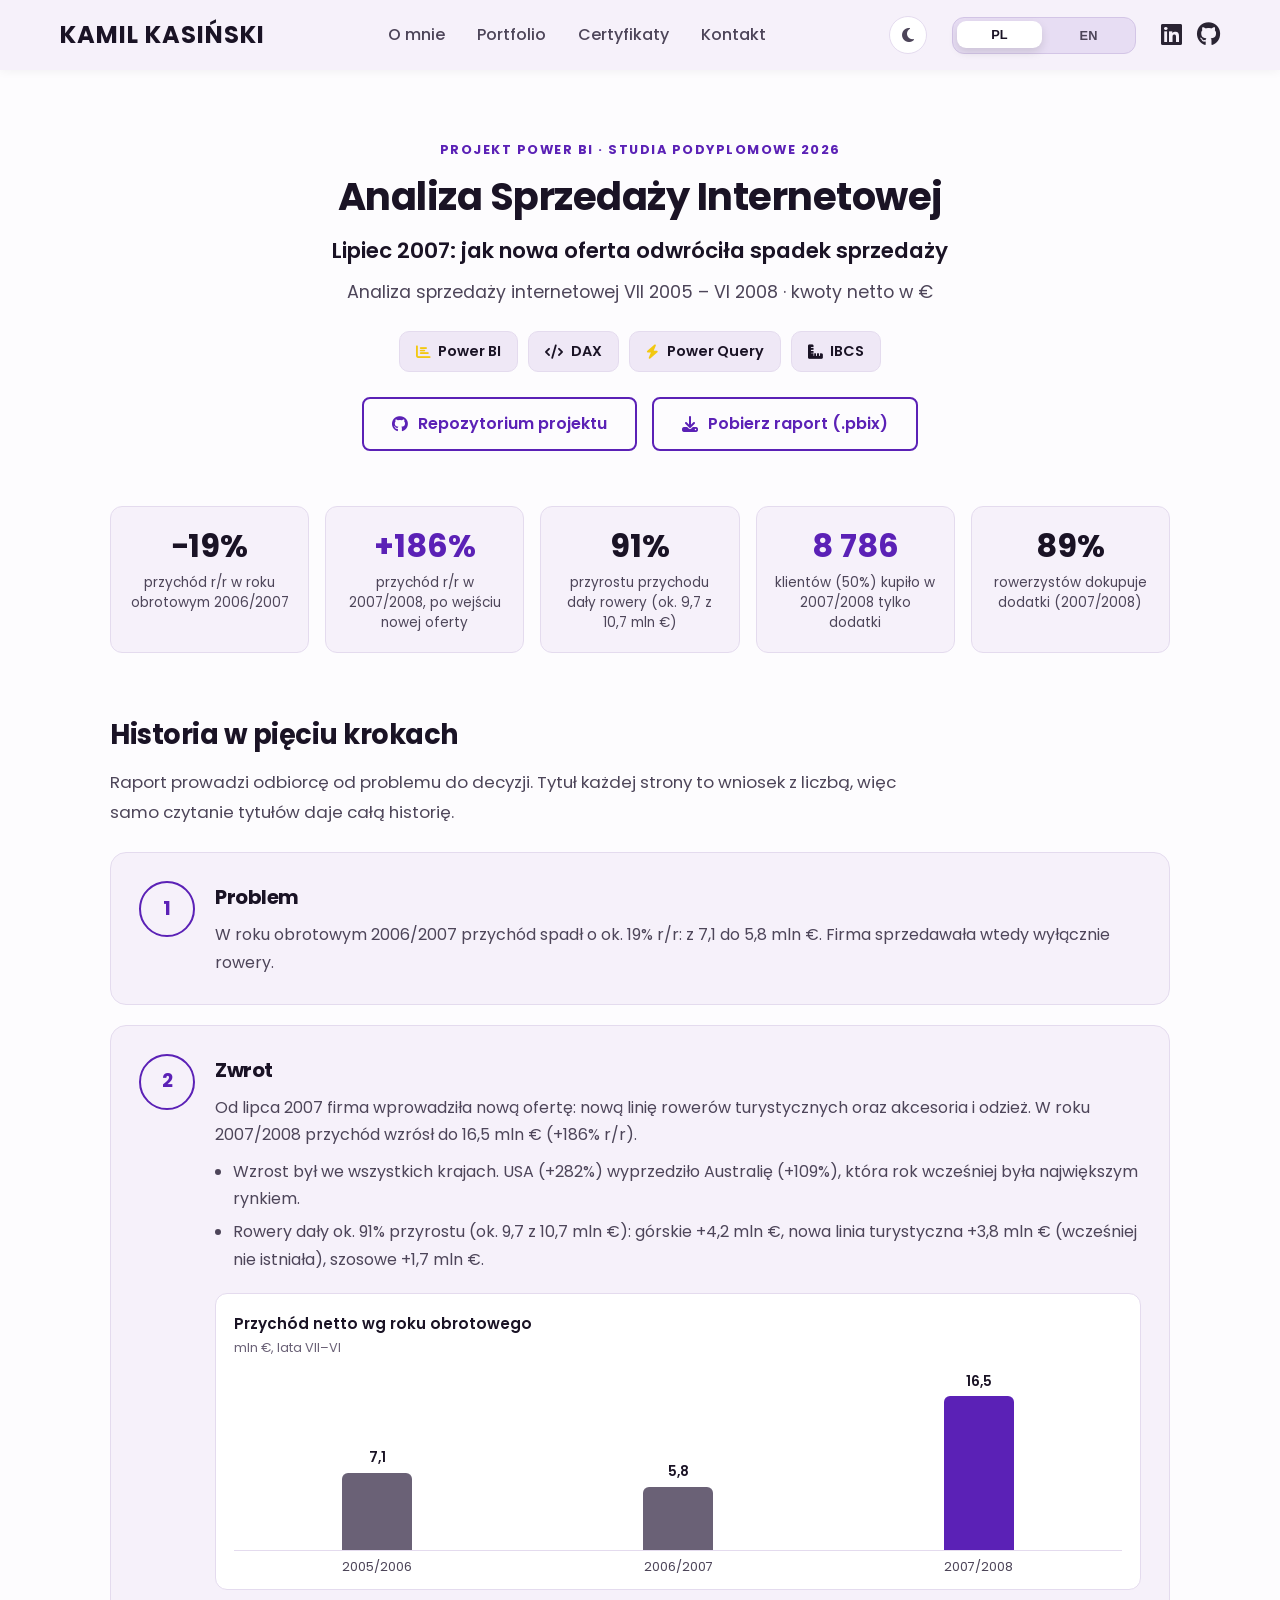
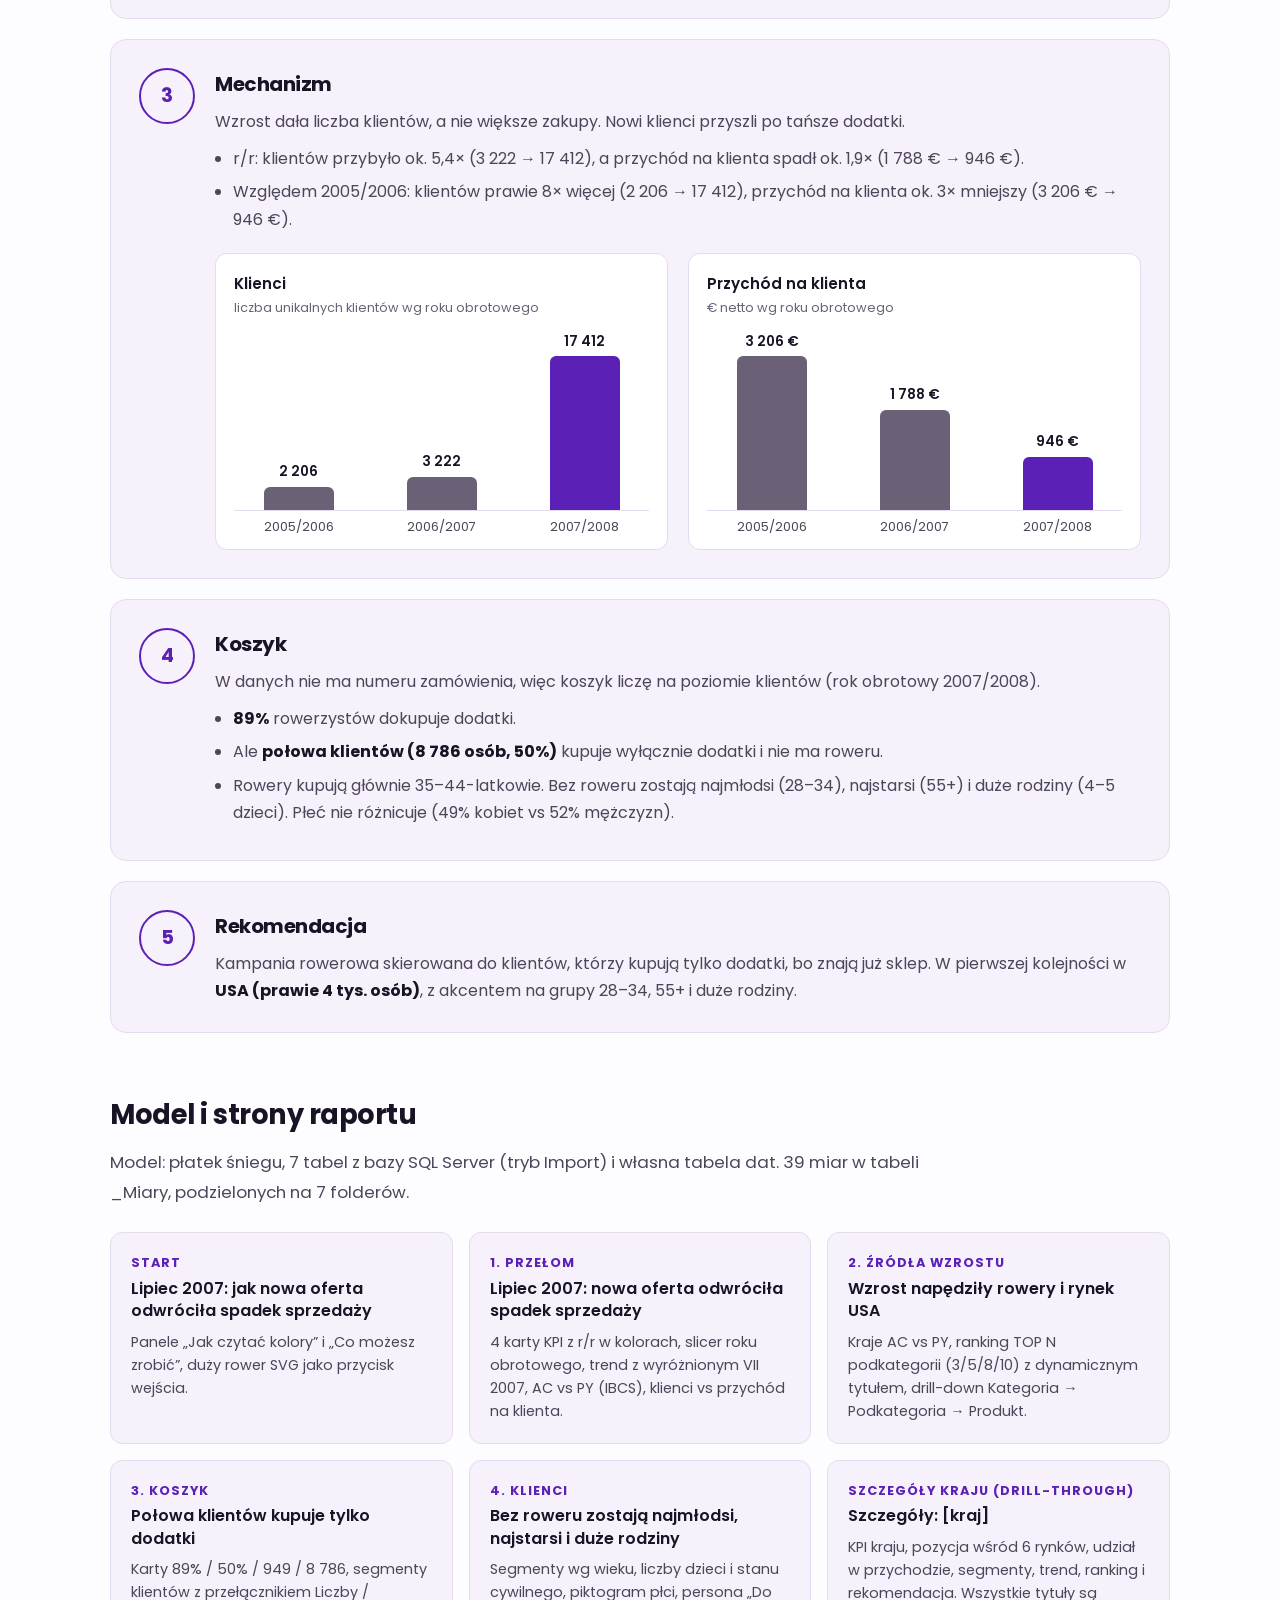
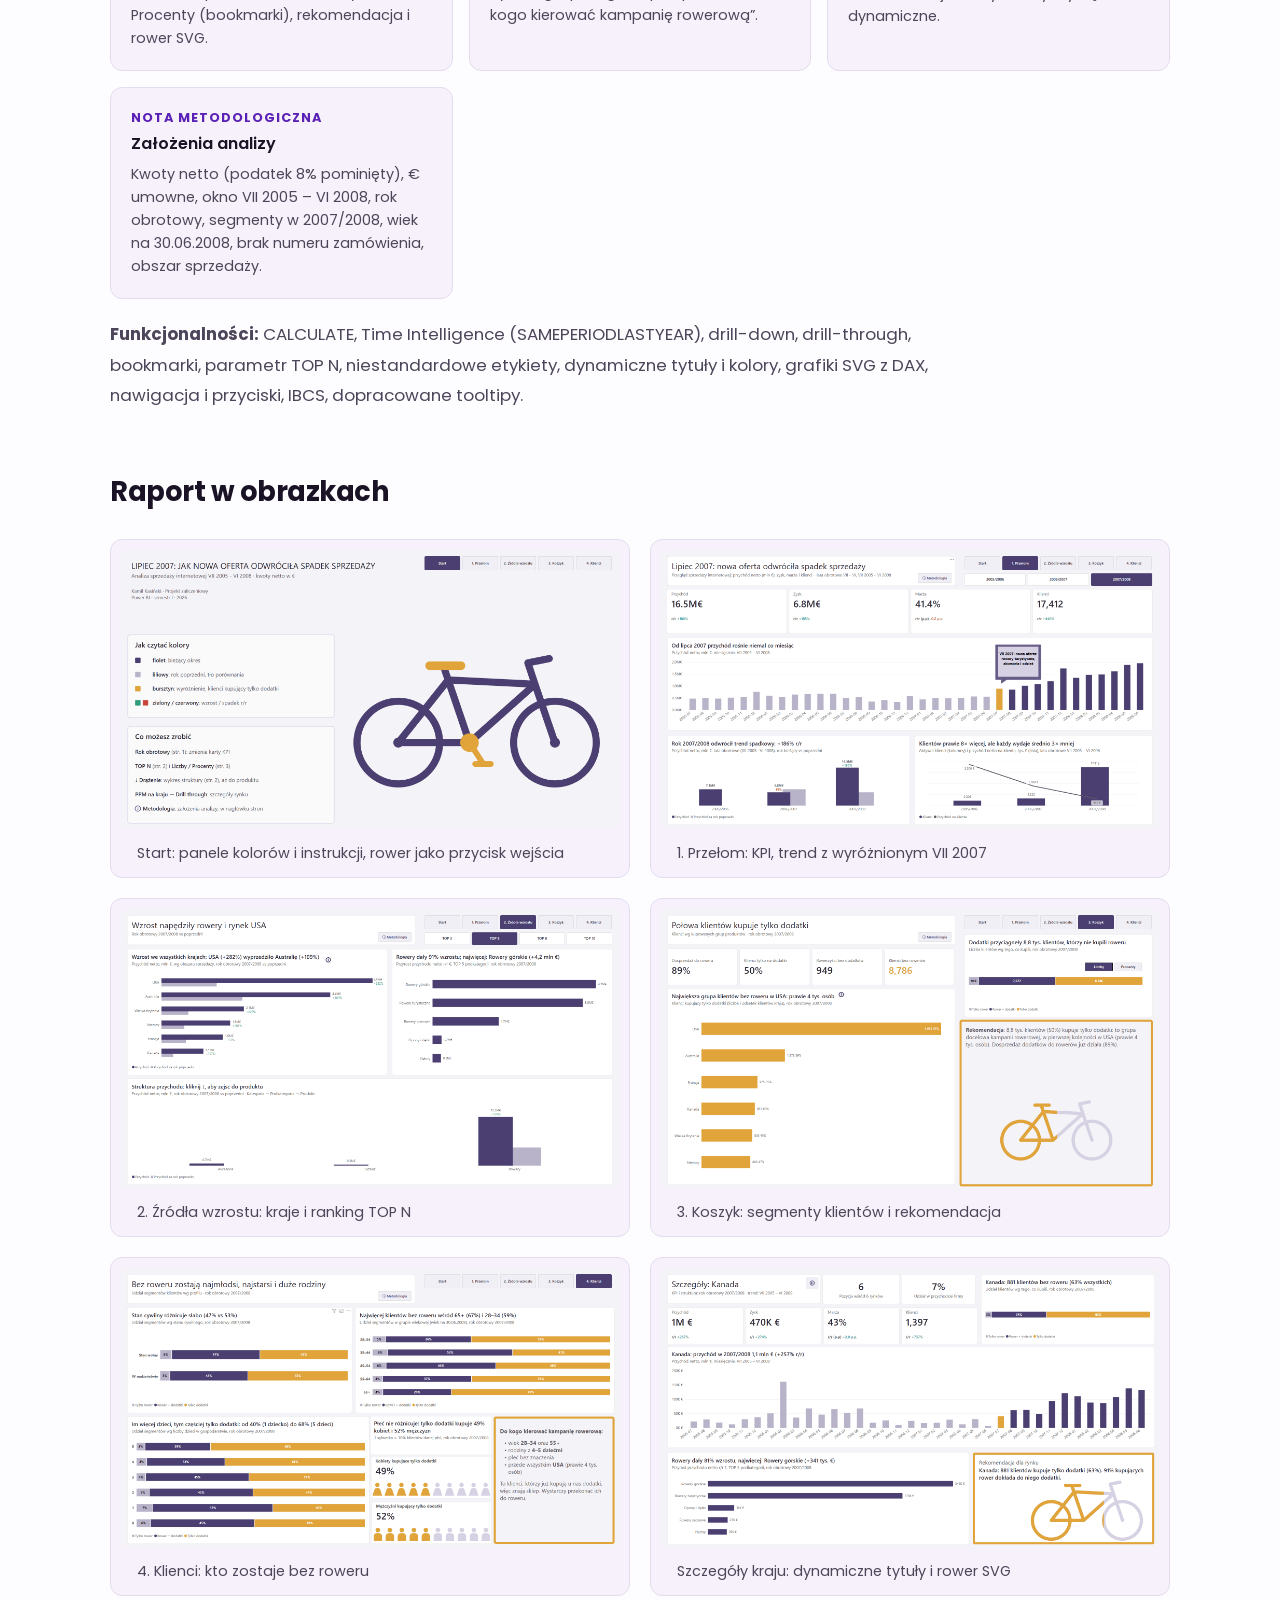
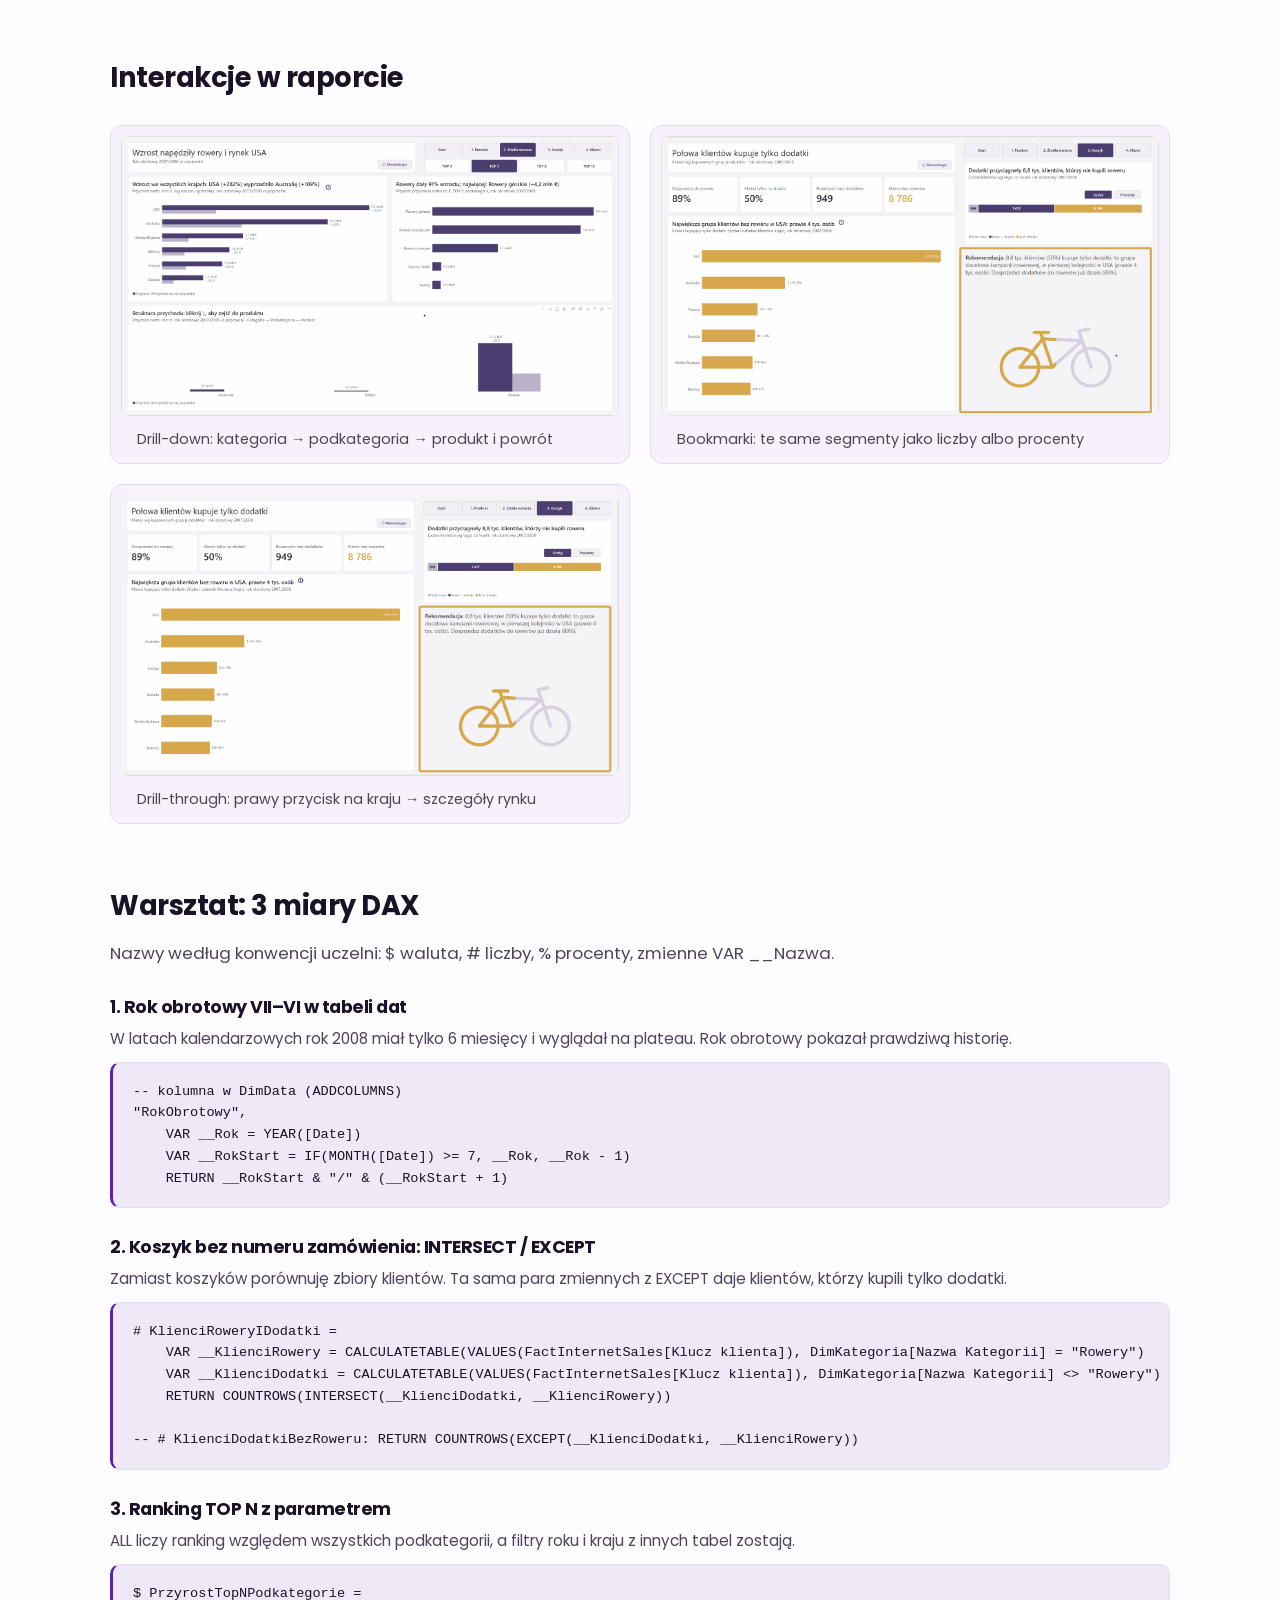
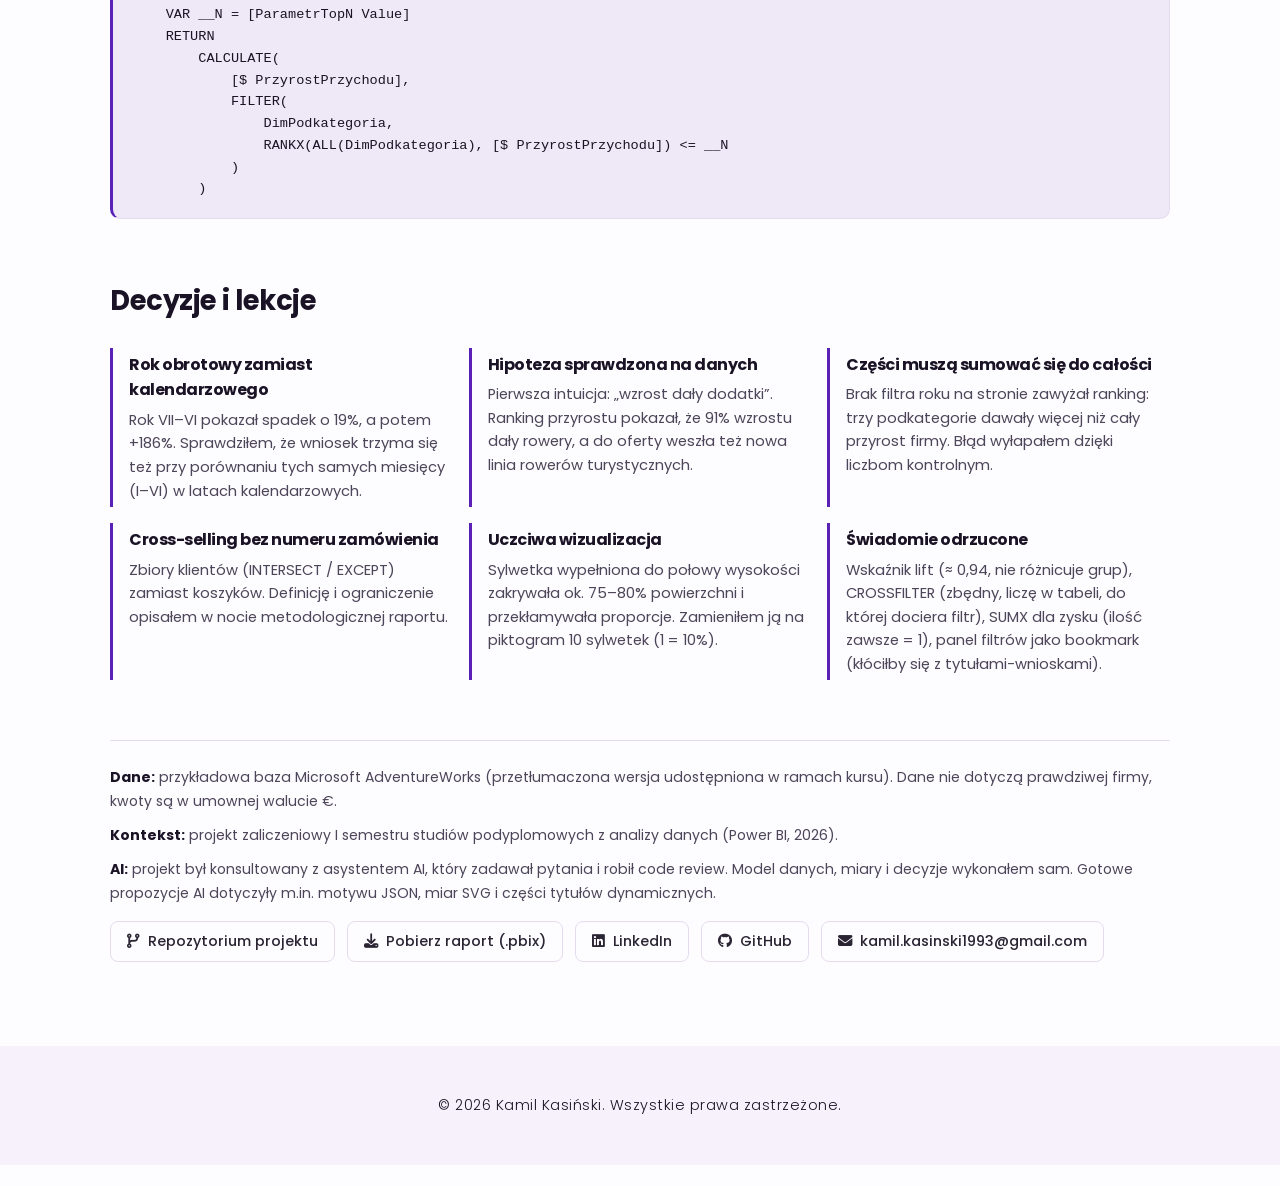
<file: projekt-lipiec-2007.html>
<!DOCTYPE html>
<html lang="pl">
<head>
    <meta charset="UTF-8">
    <script>
        (function () {
            var t = localStorage.getItem('preferredTheme');
            if (!t) { t = window.matchMedia('(prefers-color-scheme: dark)').matches ? 'dark' : 'light'; }
            if (t === 'dark') { document.documentElement.setAttribute('data-theme', 'dark'); }
        })();
    </script>
    <meta name="viewport" content="width=device-width, initial-scale=1.0">
    <title>Kamil Kasiński | Analiza Sprzedaży Internetowej (Power BI)</title>
    <meta name="description" content="Analiza Sprzedaży Internetowej — raport Power BI o tym, jak nowa oferta z lipca 2007 odwróciła spadek sprzedaży. Storytelling, model danych, DAX, IBCS, analiza koszyka.">
    <meta property="og:type" content="website">
    <meta property="og:title" content="Kamil Kasiński | Analiza Sprzedaży Internetowej (Power BI)">
    <meta property="og:description" content="Analiza Sprzedaży Internetowej — raport Power BI o tym, jak nowa oferta z lipca 2007 odwróciła spadek sprzedaży. Storytelling, model danych, DAX, IBCS, analiza koszyka.">
    <meta property="og:url" content="https://kamilkasinski.com/projekt-lipiec-2007.html">
    <meta property="og:image" content="https://kamilkasinski.com/img/lipiec-2007/lipiec2007_01_start.png">
    <meta property="og:image:width" content="1920">
    <meta property="og:image:height" content="1080">
    <meta property="og:image:alt" content="Strona startowa raportu Power BI Analiza Sprzedaży Internetowej: tytuł Lipiec 2007, panele Jak czytać kolory i Co możesz zrobić, fioletowy rower">
    <link rel="stylesheet" href="style/style.css?v=20261112">
    <link rel="stylesheet" href="https://cdnjs.cloudflare.com/ajax/libs/font-awesome/6.5.1/css/all.min.css">
    <link rel="preconnect" href="https://fonts.googleapis.com">
    <link href="https://fonts.googleapis.com/css2?family=Poppins:wght@300;400;600;700&display=swap" rel="stylesheet">
</head>
<body>
<a href="#tresc" class="skip-link" data-pl="Przejdź do treści" data-en="Skip to content">Przejdź do treści</a>

  <nav>
    <div class="container-nav">
        <div class="logo">Kamil Kasiński</div>

        <ul>
            <li><a href="index.html#about" data-pl="O mnie" data-en="About me">O mnie</a></li>
            <li><a href="index.html#projects" data-pl="Portfolio" data-en="Portfolio">Portfolio</a></li>
            <li><a href="certyfikaty.html" data-pl="Certyfikaty" data-en="Certificates">Certyfikaty</a></li>
            <li><a href="index.html#contact" data-pl="Kontakt" data-en="Contact">Kontakt</a></li>
        </ul>

        <div class="nav-right">
<button id="theme-toggle" class="theme-toggle" type="button" aria-label="Przełącz jasny/ciemny motyw" aria-pressed="false">
    <i class="fa-solid fa-moon" aria-hidden="true"></i>
</button>
<div class="lang-switch">
    <button id="lang-pl" onclick="setLanguage('pl')" class="active">PL</button>
    <button id="lang-en" onclick="setLanguage('en')">EN</button>
</div>

    <div class="nav-socials">
        <a href="https://www.linkedin.com/in/kamil-kasinski-8a7204185" target="_blank" rel="noopener noreferrer" aria-label="LinkedIn"><i class="fa-brands fa-linkedin" aria-hidden="true"></i></a>
        <a href="https://github.com/kamkas93/" target="_blank" rel="noopener noreferrer" aria-label="GitHub"><i class="fa-brands fa-github" aria-hidden="true"></i></a>
    </div>
</div>
    </div>
</nav>

<main class="lp-page" id="tresc" tabindex="-1">
    <div class="container">

        <!-- HERO -->
        <header class="lp-hero">
            <p class="lp-eyebrow" data-pl="Projekt Power BI · studia podyplomowe 2026" data-en="Power BI project · postgraduate studies 2026">Projekt Power BI · studia podyplomowe 2026</p>
            <h1 data-pl="Analiza Sprzedaży Internetowej" data-en="Online Sales Analysis">Analiza Sprzedaży Internetowej</h1>
            <p class="lp-tagline" data-pl="Lipiec 2007: jak nowa oferta odwróciła spadek sprzedaży" data-en="July 2007: how a new product range reversed a sales decline">Lipiec 2007: jak nowa oferta odwróciła spadek sprzedaży</p>
            <p class="lp-subtitle" data-pl="Analiza sprzedaży internetowej VII 2005 – VI 2008 · kwoty netto w €" data-en="Online sales analysis, July 2005 – June 2008 · net amounts in €">Analiza sprzedaży internetowej VII 2005 – VI 2008 · kwoty netto w €</p>
            <ul class="tags-inline">
                <li><i class="fa-solid fa-chart-bar" aria-hidden="true"></i> Power BI</li>
                <li><i class="fa-solid fa-code" aria-hidden="true"></i> DAX</li>
                <li><i class="fa-solid fa-bolt" aria-hidden="true"></i> Power Query</li>
                <li><i class="fa-solid fa-ruler-combined" aria-hidden="true"></i> IBCS</li>
            </ul>
            <div class="lp-buttons">
                <a href="https://github.com/kamkas93/powerbi-lipiec-2007" target="_blank" rel="noopener noreferrer" class="lp-btn">
                    <i class="fa-brands fa-github" aria-hidden="true"></i>
                    <span data-pl="Repozytorium projektu" data-en="Project repository">Repozytorium projektu</span>
                </a>
                <a href="https://github.com/kamkas93/powerbi-lipiec-2007/releases/tag/v1.0" target="_blank" rel="noopener noreferrer" class="lp-btn">
                    <i class="fa-solid fa-download" aria-hidden="true"></i>
                    <span data-pl="Pobierz raport (.pbix)" data-en="Download the report (.pbix)">Pobierz raport (.pbix)</span>
                </a>
            </div>
        </header>

        <!-- KLUCZOWE LICZBY -->
        <div class="lp-stats">
            <div class="lp-stat">
                <span class="lp-stat-value">−19%</span>
                <span class="lp-stat-label" data-pl="przychód r/r w roku obrotowym 2006/2007" data-en="revenue change year over year in fiscal year 2006/2007">przychód r/r w roku obrotowym 2006/2007</span>
            </div>
            <div class="lp-stat">
                <span class="lp-stat-value lp-stat-value--accent">+186%</span>
                <span class="lp-stat-label" data-pl="przychód r/r w 2007/2008, po wejściu nowej oferty" data-en="revenue growth year over year in 2007/2008, after the new range">przychód r/r w 2007/2008, po wejściu nowej oferty</span>
            </div>
            <div class="lp-stat">
                <span class="lp-stat-value">91%</span>
                <span class="lp-stat-label" data-pl="przyrostu przychodu dały rowery (ok. 9,7 z 10,7 mln €)" data-en="of the revenue growth came from bikes (about €9.7M of €10.7M)">przyrostu przychodu dały rowery (ok. 9,7 z 10,7 mln €)</span>
            </div>
            <div class="lp-stat">
                <span class="lp-stat-value lp-stat-value--accent">8&nbsp;786</span>
                <span class="lp-stat-label" data-pl="klientów (50%) kupiło w 2007/2008 tylko dodatki" data-en="customers (50%) bought only accessories in 2007/2008">klientów (50%) kupiło w 2007/2008 tylko dodatki</span>
            </div>
            <div class="lp-stat">
                <span class="lp-stat-value">89%</span>
                <span class="lp-stat-label" data-pl="rowerzystów dokupuje dodatki (2007/2008)" data-en="of bike buyers also buy accessories (2007/2008)">rowerzystów dokupuje dodatki (2007/2008)</span>
            </div>
        </div>

        <!-- HISTORIA -->
        <section class="lp-section" aria-labelledby="lp-story-title">
            <h2 id="lp-story-title" data-pl="Historia w pięciu krokach" data-en="The story in five steps">Historia w pięciu krokach</h2>
            <p class="lp-lead" data-pl="Raport prowadzi odbiorcę od problemu do decyzji. Tytuł każdej strony to wniosek z liczbą, więc samo czytanie tytułów daje całą historię." data-en="The report leads the reader from the problem to a decision. Each page title is a conclusion with a number, so reading only the titles tells the whole story.">Raport prowadzi odbiorcę od problemu do decyzji. Tytuł każdej strony to wniosek z liczbą, więc samo czytanie tytułów daje całą historię.</p>

            <div class="lp-story">

                <article class="lp-step">
                    <div class="lp-step-num" aria-hidden="true">1</div>
                    <div>
                        <h3 data-pl="Problem" data-en="Problem">Problem</h3>
                        <p data-pl="W roku obrotowym 2006/2007 przychód spadł o ok. 19% r/r: z 7,1 do 5,8 mln €. Firma sprzedawała wtedy wyłącznie rowery." data-en="In fiscal year 2006/2007 revenue fell by about 19% year over year, from €7.1M to €5.8M. At that time the company sold only bikes.">W roku obrotowym 2006/2007 przychód spadł o ok. 19% r/r: z 7,1 do 5,8 mln €. Firma sprzedawała wtedy wyłącznie rowery.</p>
                    </div>
                </article>

                <article class="lp-step">
                    <div class="lp-step-num" aria-hidden="true">2</div>
                    <div>
                        <h3 data-pl="Zwrot" data-en="Turning point">Zwrot</h3>
                        <p data-pl="Od lipca 2007 firma wprowadziła nową ofertę: nową linię rowerów turystycznych oraz akcesoria i odzież. W roku 2007/2008 przychód wzrósł do 16,5 mln € (+186% r/r)." data-en="From July 2007 the company launched a new range: a new line of touring bikes, plus accessories and clothing. In 2007/2008 revenue grew to €16.5M (+186% year over year).">Od lipca 2007 firma wprowadziła nową ofertę: nową linię rowerów turystycznych oraz akcesoria i odzież. W roku 2007/2008 przychód wzrósł do 16,5 mln € (+186% r/r).</p>
                        <ul>
                            <li data-pl="Wzrost był we wszystkich krajach. USA (+282%) wyprzedziło Australię (+109%), która rok wcześniej była największym rynkiem." data-en="Sales grew in every country. The USA (+282%) overtook Australia (+109%), which had been the biggest market a year earlier.">Wzrost był we wszystkich krajach. USA (+282%) wyprzedziło Australię (+109%), która rok wcześniej była największym rynkiem.</li>
                            <li data-pl="Rowery dały ok. 91% przyrostu (ok. 9,7 z 10,7 mln €): górskie +4,2 mln €, nowa linia turystyczna +3,8 mln € (wcześniej nie istniała), szosowe +1,7 mln €." data-en="Bikes gave about 91% of the growth (about €9.7M of €10.7M): mountain bikes +€4.2M, the new touring line +€3.8M (it did not exist before), road bikes +€1.7M.">Rowery dały ok. 91% przyrostu (ok. 9,7 z 10,7 mln €): górskie +4,2 mln €, nowa linia turystyczna +3,8 mln € (wcześniej nie istniała), szosowe +1,7 mln €.</li>
                        </ul>
                        <div class="lp-charts">
                            <figure class="lp-chart">
                                <figcaption>
                                    <span class="lp-chart-title" data-pl="Przychód netto wg roku obrotowego" data-en="Net revenue by fiscal year">Przychód netto wg roku obrotowego</span>
                                    <span class="lp-chart-sub" data-pl="mln €, lata VII–VI" data-en="€M, years July–June">mln €, lata VII–VI</span>
                                </figcaption>
                                <div role="img"
                                     aria-label="Przychód netto: 2005/2006 – 7,1 mln €, 2006/2007 – 5,8 mln €, 2007/2008 – 16,5 mln €"
                                     data-pl-aria-label="Przychód netto: 2005/2006 – 7,1 mln €, 2006/2007 – 5,8 mln €, 2007/2008 – 16,5 mln €"
                                     data-en-aria-label="Net revenue: 2005/2006 – €7.1M, 2006/2007 – €5.8M, 2007/2008 – €16.5M">
                                    <div class="lp-bars">
                                        <div class="lp-bar"><span class="lp-bar-value" data-pl="7,1" data-en="7.1">7,1</span><div class="lp-bar-fill" style="height: 43%;"></div></div>
                                        <div class="lp-bar"><span class="lp-bar-value" data-pl="5,8" data-en="5.8">5,8</span><div class="lp-bar-fill" style="height: 35.2%;"></div></div>
                                        <div class="lp-bar lp-bar--accent"><span class="lp-bar-value" data-pl="16,5" data-en="16.5">16,5</span><div class="lp-bar-fill" style="height: 100%;"></div></div>
                                    </div>
                                    <div class="lp-bar-labels"><span>2005/2006</span><span>2006/2007</span><span>2007/2008</span></div>
                                </div>
                            </figure>
                        </div>
                    </div>
                </article>

                <article class="lp-step">
                    <div class="lp-step-num" aria-hidden="true">3</div>
                    <div>
                        <h3 data-pl="Mechanizm" data-en="Mechanism">Mechanizm</h3>
                        <p data-pl="Wzrost dała liczba klientów, a nie większe zakupy. Nowi klienci przyszli po tańsze dodatki." data-en="The growth came from the number of customers, not from bigger purchases. New customers came for cheaper accessories.">Wzrost dała liczba klientów, a nie większe zakupy. Nowi klienci przyszli po tańsze dodatki.</p>
                        <ul>
                            <li data-pl="r/r: klientów przybyło ok. 5,4× (3&nbsp;222 → 17&nbsp;412), a przychód na klienta spadł ok. 1,9× (1&nbsp;788 € → 946 €)." data-en="Year over year: about 5.4× more customers (3,222 → 17,412), while revenue per customer fell about 1.9× (€1,788 → €946).">r/r: klientów przybyło ok. 5,4× (3&nbsp;222 → 17&nbsp;412), a przychód na klienta spadł ok. 1,9× (1&nbsp;788 € → 946 €).</li>
                            <li data-pl="Względem 2005/2006: klientów prawie 8× więcej (2&nbsp;206 → 17&nbsp;412), przychód na klienta ok. 3× mniejszy (3&nbsp;206 € → 946 €)." data-en="Compared with 2005/2006: almost 8× more customers (2,206 → 17,412), and revenue per customer about 3× lower (€3,206 → €946).">Względem 2005/2006: klientów prawie 8× więcej (2&nbsp;206 → 17&nbsp;412), przychód na klienta ok. 3× mniejszy (3&nbsp;206 € → 946 €).</li>
                        </ul>
                        <div class="lp-charts">
                            <figure class="lp-chart">
                                <figcaption>
                                    <span class="lp-chart-title" data-pl="Klienci" data-en="Customers">Klienci</span>
                                    <span class="lp-chart-sub" data-pl="liczba unikalnych klientów wg roku obrotowego" data-en="unique customers by fiscal year">liczba unikalnych klientów wg roku obrotowego</span>
                                </figcaption>
                                <div role="img"
                                     aria-label="Klienci: 2005/2006 – 2 206, 2006/2007 – 3 222, 2007/2008 – 17 412"
                                     data-pl-aria-label="Klienci: 2005/2006 – 2 206, 2006/2007 – 3 222, 2007/2008 – 17 412"
                                     data-en-aria-label="Customers: 2005/2006 – 2,206, 2006/2007 – 3,222, 2007/2008 – 17,412">
                                    <div class="lp-bars">
                                        <div class="lp-bar"><span class="lp-bar-value" data-pl="2&nbsp;206" data-en="2,206">2&nbsp;206</span><div class="lp-bar-fill" style="height: 12.7%;"></div></div>
                                        <div class="lp-bar"><span class="lp-bar-value" data-pl="3&nbsp;222" data-en="3,222">3&nbsp;222</span><div class="lp-bar-fill" style="height: 18.5%;"></div></div>
                                        <div class="lp-bar lp-bar--accent"><span class="lp-bar-value" data-pl="17&nbsp;412" data-en="17,412">17&nbsp;412</span><div class="lp-bar-fill" style="height: 100%;"></div></div>
                                    </div>
                                    <div class="lp-bar-labels"><span>2005/2006</span><span>2006/2007</span><span>2007/2008</span></div>
                                </div>
                            </figure>
                            <figure class="lp-chart">
                                <figcaption>
                                    <span class="lp-chart-title" data-pl="Przychód na klienta" data-en="Revenue per customer">Przychód na klienta</span>
                                    <span class="lp-chart-sub" data-pl="€ netto wg roku obrotowego" data-en="net € by fiscal year">€ netto wg roku obrotowego</span>
                                </figcaption>
                                <div role="img"
                                     aria-label="Przychód na klienta: 2005/2006 – 3 206 €, 2006/2007 – 1 788 €, 2007/2008 – 946 €"
                                     data-pl-aria-label="Przychód na klienta: 2005/2006 – 3 206 €, 2006/2007 – 1 788 €, 2007/2008 – 946 €"
                                     data-en-aria-label="Revenue per customer: 2005/2006 – €3,206, 2006/2007 – €1,788, 2007/2008 – €946">
                                    <div class="lp-bars">
                                        <div class="lp-bar"><span class="lp-bar-value" data-pl="3&nbsp;206 €" data-en="€3,206">3&nbsp;206 €</span><div class="lp-bar-fill" style="height: 100%;"></div></div>
                                        <div class="lp-bar"><span class="lp-bar-value" data-pl="1&nbsp;788 €" data-en="€1,788">1&nbsp;788 €</span><div class="lp-bar-fill" style="height: 55.8%;"></div></div>
                                        <div class="lp-bar lp-bar--accent"><span class="lp-bar-value" data-pl="946 €" data-en="€946">946 €</span><div class="lp-bar-fill" style="height: 29.5%;"></div></div>
                                    </div>
                                    <div class="lp-bar-labels"><span>2005/2006</span><span>2006/2007</span><span>2007/2008</span></div>
                                </div>
                            </figure>
                        </div>
                    </div>
                </article>

                <article class="lp-step">
                    <div class="lp-step-num" aria-hidden="true">4</div>
                    <div>
                        <h3 data-pl="Koszyk" data-en="Basket">Koszyk</h3>
                        <p data-pl="W danych nie ma numeru zamówienia, więc koszyk liczę na poziomie klientów (rok obrotowy 2007/2008)." data-en="The data has no order number, so I analyse the basket at customer level (fiscal year 2007/2008).">W danych nie ma numeru zamówienia, więc koszyk liczę na poziomie klientów (rok obrotowy 2007/2008).</p>
                        <ul>
                            <li data-pl="<strong>89%</strong> rowerzystów dokupuje dodatki." data-en="<strong>89%</strong> of bike buyers also buy accessories."><strong>89%</strong> rowerzystów dokupuje dodatki.</li>
                            <li data-pl="Ale <strong>połowa klientów (8&nbsp;786 osób, 50%)</strong> kupuje wyłącznie dodatki i nie ma roweru." data-en="But <strong>half of all customers (8,786 people, 50%)</strong> buy only accessories and have no bike.">Ale <strong>połowa klientów (8&nbsp;786 osób, 50%)</strong> kupuje wyłącznie dodatki i nie ma roweru.</li>
                            <li data-pl="Rowery kupują głównie 35–44-latkowie. Bez roweru zostają najmłodsi (28–34), najstarsi (55+) i duże rodziny (4–5 dzieci). Płeć nie różnicuje (49% kobiet vs 52% mężczyzn)." data-en="Bikes are bought mostly by people aged 35–44. The youngest (28–34), the oldest (55+) and large families (4–5 children) stay without a bike. Gender makes no real difference (49% of women vs 52% of men).">Rowery kupują głównie 35–44-latkowie. Bez roweru zostają najmłodsi (28–34), najstarsi (55+) i duże rodziny (4–5 dzieci). Płeć nie różnicuje (49% kobiet vs 52% mężczyzn).</li>
                        </ul>
                    </div>
                </article>

                <article class="lp-step">
                    <div class="lp-step-num" aria-hidden="true">5</div>
                    <div>
                        <h3 data-pl="Rekomendacja" data-en="Recommendation">Rekomendacja</h3>
                        <p data-pl="Kampania rowerowa skierowana do klientów, którzy kupują tylko dodatki, bo znają już sklep. W pierwszej kolejności w <strong>USA (prawie 4 tys. osób)</strong>, z akcentem na grupy 28–34, 55+ i duże rodziny." data-en="A bike campaign for customers who buy only accessories, because they already know the shop. Start in the <strong>USA (almost 4,000 people)</strong> and focus on the 28–34 and 55+ groups and large families.">Kampania rowerowa skierowana do klientów, którzy kupują tylko dodatki, bo znają już sklep. W pierwszej kolejności w <strong>USA (prawie 4 tys. osób)</strong>, z akcentem na grupy 28–34, 55+ i duże rodziny.</p>
                    </div>
                </article>

            </div>
        </section>

        <!-- STRONY RAPORTU -->
        <section class="lp-section" aria-labelledby="lp-pages-title">
            <h2 id="lp-pages-title" data-pl="Model i strony raportu" data-en="Model and report pages">Model i strony raportu</h2>
            <p class="lp-lead" data-pl="Model: płatek śniegu, 7 tabel z bazy SQL Server (tryb Import) i własna tabela dat. 39 miar w tabeli _Miary, podzielonych na 7 folderów." data-en="Model: snowflake schema, 7 tables from a SQL Server database (Import mode) and my own date table. 39 measures in the _Miary table, split into 7 folders.">Model: płatek śniegu, 7 tabel z bazy SQL Server (tryb Import) i własna tabela dat. 39 miar w tabeli _Miary, podzielonych na 7 folderów.</p>
            <ul class="lp-pages">
                <li>
                    <span class="lp-page-name">Start</span>
                    <span class="lp-page-title" data-pl="Lipiec 2007: jak nowa oferta odwróciła spadek sprzedaży" data-en="July 2007: how a new range reversed the sales decline">Lipiec 2007: jak nowa oferta odwróciła spadek sprzedaży</span>
                    <span class="lp-page-desc" data-pl="Panele „Jak czytać kolory” i „Co możesz zrobić”, duży rower SVG jako przycisk wejścia." data-en="Panels ‘How to read the colours’ and ‘What you can do’, a big SVG bike as the entry button.">Panele „Jak czytać kolory” i „Co możesz zrobić”, duży rower SVG jako przycisk wejścia.</span>
                </li>
                <li>
                    <span class="lp-page-name" data-pl="1. Przełom" data-en="1. Breakthrough">1. Przełom</span>
                    <span class="lp-page-title" data-pl="Lipiec 2007: nowa oferta odwróciła spadek sprzedaży" data-en="July 2007: the new range reversed the sales decline">Lipiec 2007: nowa oferta odwróciła spadek sprzedaży</span>
                    <span class="lp-page-desc" data-pl="4 karty KPI z r/r w kolorach, slicer roku obrotowego, trend z wyróżnionym VII 2007, AC vs PY (IBCS), klienci vs przychód na klienta." data-en="4 KPI cards with coloured year-over-year change, a fiscal year slicer, a trend with July 2007 highlighted, AC vs PY (IBCS), customers vs revenue per customer.">4 karty KPI z r/r w kolorach, slicer roku obrotowego, trend z wyróżnionym VII 2007, AC vs PY (IBCS), klienci vs przychód na klienta.</span>
                </li>
                <li>
                    <span class="lp-page-name" data-pl="2. Źródła wzrostu" data-en="2. Growth drivers">2. Źródła wzrostu</span>
                    <span class="lp-page-title" data-pl="Wzrost napędziły rowery i rynek USA" data-en="Bikes and the US market drove the growth">Wzrost napędziły rowery i rynek USA</span>
                    <span class="lp-page-desc" data-pl="Kraje AC vs PY, ranking TOP N podkategorii (3/5/8/10) z dynamicznym tytułem, drill-down Kategoria → Podkategoria → Produkt." data-en="Countries AC vs PY, a Top N subcategory ranking (3/5/8/10) with a dynamic title, drill-down Category → Subcategory → Product.">Kraje AC vs PY, ranking TOP N podkategorii (3/5/8/10) z dynamicznym tytułem, drill-down Kategoria → Podkategoria → Produkt.</span>
                </li>
                <li>
                    <span class="lp-page-name" data-pl="3. Koszyk" data-en="3. Basket">3. Koszyk</span>
                    <span class="lp-page-title" data-pl="Połowa klientów kupuje tylko dodatki" data-en="Half of the customers buy only accessories">Połowa klientów kupuje tylko dodatki</span>
                    <span class="lp-page-desc" data-pl="Karty 89% / 50% / 949 / 8&nbsp;786, segmenty klientów z przełącznikiem Liczby / Procenty (bookmarki), rekomendacja i rower SVG." data-en="Cards 89% / 50% / 949 / 8,786, customer segments with a Numbers / Percent switch (bookmarks), the recommendation and an SVG bike.">Karty 89% / 50% / 949 / 8&nbsp;786, segmenty klientów z przełącznikiem Liczby / Procenty (bookmarki), rekomendacja i rower SVG.</span>
                </li>
                <li>
                    <span class="lp-page-name" data-pl="4. Klienci" data-en="4. Customers">4. Klienci</span>
                    <span class="lp-page-title" data-pl="Bez roweru zostają najmłodsi, najstarsi i duże rodziny" data-en="The youngest, the oldest and large families stay without a bike">Bez roweru zostają najmłodsi, najstarsi i duże rodziny</span>
                    <span class="lp-page-desc" data-pl="Segmenty wg wieku, liczby dzieci i stanu cywilnego, piktogram płci, persona „Do kogo kierować kampanię rowerową”." data-en="Segments by age, number of children and marital status, a gender pictogram, and a persona: ‘Who should the bike campaign target’.">Segmenty wg wieku, liczby dzieci i stanu cywilnego, piktogram płci, persona „Do kogo kierować kampanię rowerową”.</span>
                </li>
                <li>
                    <span class="lp-page-name" data-pl="Szczegóły kraju (drill-through)" data-en="Country details (drill-through)">Szczegóły kraju (drill-through)</span>
                    <span class="lp-page-title" data-pl="Szczegóły: [kraj]" data-en="Details: [country]">Szczegóły: [kraj]</span>
                    <span class="lp-page-desc" data-pl="KPI kraju, pozycja wśród 6 rynków, udział w przychodzie, segmenty, trend, ranking i rekomendacja. Wszystkie tytuły są dynamiczne." data-en="Country KPIs, rank among 6 markets, share of revenue, segments, trend, ranking and recommendation. All titles are dynamic.">KPI kraju, pozycja wśród 6 rynków, udział w przychodzie, segmenty, trend, ranking i rekomendacja. Wszystkie tytuły są dynamiczne.</span>
                </li>
                <li>
                    <span class="lp-page-name" data-pl="Nota metodologiczna" data-en="Methodology note">Nota metodologiczna</span>
                    <span class="lp-page-title" data-pl="Założenia analizy" data-en="Analysis assumptions">Założenia analizy</span>
                    <span class="lp-page-desc" data-pl="Kwoty netto (podatek 8% pominięty), € umowne, okno VII 2005 – VI 2008, rok obrotowy, segmenty w 2007/2008, wiek na 30.06.2008, brak numeru zamówienia, obszar sprzedaży." data-en="Net amounts (8% tax left out), nominal €, window July 2005 – June 2008, fiscal year, segments in 2007/2008, age on 30.06.2008, no order number, sales territory.">Kwoty netto (podatek 8% pominięty), € umowne, okno VII 2005 – VI 2008, rok obrotowy, segmenty w 2007/2008, wiek na 30.06.2008, brak numeru zamówienia, obszar sprzedaży.</span>
                </li>
            </ul>
            <p class="lp-lead lp-features" data-pl="<strong>Funkcjonalności:</strong> CALCULATE, Time Intelligence (SAMEPERIODLASTYEAR), drill-down, drill-through, bookmarki, parametr TOP N, niestandardowe etykiety, dynamiczne tytuły i kolory, grafiki SVG z DAX, nawigacja i przyciski, IBCS, dopracowane tooltipy." data-en="<strong>Features:</strong> CALCULATE, Time Intelligence (SAMEPERIODLASTYEAR), drill-down, drill-through, bookmarks, a Top N parameter, custom labels, dynamic titles and colours, SVG graphics from DAX, navigation and buttons, IBCS, refined tooltips."><strong>Funkcjonalności:</strong> CALCULATE, Time Intelligence (SAMEPERIODLASTYEAR), drill-down, drill-through, bookmarki, parametr TOP N, niestandardowe etykiety, dynamiczne tytuły i kolory, grafiki SVG z DAX, nawigacja i przyciski, IBCS, dopracowane tooltipy.</p>
        </section>

        <!-- GALERIA ZRZUTÓW -->
        <section class="lp-section" aria-labelledby="lp-gallery-title">
            <h2 id="lp-gallery-title" data-pl="Raport w obrazkach" data-en="The report in screenshots">Raport w obrazkach</h2>
            <div class="lp-gallery">
                <figure>
                    <img src="img/lipiec-2007/lipiec2007_01_start.png" width="1920" height="1080" loading="lazy" alt="Strona startowa raportu: tytuł, panele „Jak czytać kolory” i „Co możesz zrobić”, duży rower jako przycisk wejścia" data-pl-alt="Strona startowa raportu: tytuł, panele „Jak czytać kolory” i „Co możesz zrobić”, duży rower jako przycisk wejścia" data-en-alt="Report start page: title, ‘How to read the colours’ and ‘What you can do’ panels, a big bike as the entry button">
                    <figcaption data-pl="Start: panele kolorów i instrukcji, rower jako przycisk wejścia" data-en="Start: colour and help panels, a bike as the entry button">Start: panele kolorów i instrukcji, rower jako przycisk wejścia</figcaption>
                </figure>
                <figure>
                    <img src="img/lipiec-2007/lipiec2007_02_przelom.png" width="1920" height="1080" loading="lazy" alt="Strona 1. Przełom: karty KPI dla 2007/2008, trend miesięczny z wyróżnionym lipcem 2007, porównanie lat obrotowych" data-pl-alt="Strona 1. Przełom: karty KPI dla 2007/2008, trend miesięczny z wyróżnionym lipcem 2007, porównanie lat obrotowych" data-en-alt="Page 1. Breakthrough: KPI cards for 2007/2008, monthly trend with July 2007 highlighted, fiscal year comparison">
                    <figcaption data-pl="1. Przełom: KPI, trend z wyróżnionym VII 2007" data-en="1. Breakthrough: KPIs, trend with July 2007 highlighted">1. Przełom: KPI, trend z wyróżnionym VII 2007</figcaption>
                </figure>
                <figure>
                    <img src="img/lipiec-2007/lipiec2007_03_zrodla_wzrostu.png" width="1920" height="1079" loading="lazy" alt="Strona 2. Źródła wzrostu: przychód wg krajów, ranking TOP 5 podkategorii wg przyrostu, struktura przychodu" data-pl-alt="Strona 2. Źródła wzrostu: przychód wg krajów, ranking TOP 5 podkategorii wg przyrostu, struktura przychodu" data-en-alt="Page 2. Growth drivers: revenue by country, Top 5 subcategories by growth, revenue structure">
                    <figcaption data-pl="2. Źródła wzrostu: kraje i ranking TOP N" data-en="2. Growth drivers: countries and Top N ranking">2. Źródła wzrostu: kraje i ranking TOP N</figcaption>
                </figure>
                <figure>
                    <img src="img/lipiec-2007/lipiec2007_04_koszyk_liczby.png" width="1920" height="1080" loading="lazy" alt="Strona 3. Koszyk: karty 89%, 50%, 949 i 8 786, segmenty klientów, kraje wg klientów bez roweru, rekomendacja" data-pl-alt="Strona 3. Koszyk: karty 89%, 50%, 949 i 8 786, segmenty klientów, kraje wg klientów bez roweru, rekomendacja" data-en-alt="Page 3. Basket: cards 89%, 50%, 949 and 8,786, customer segments, countries by customers without a bike, recommendation">
                    <figcaption data-pl="3. Koszyk: segmenty klientów i rekomendacja" data-en="3. Basket: customer segments and recommendation">3. Koszyk: segmenty klientów i rekomendacja</figcaption>
                </figure>
                <figure>
                    <img src="img/lipiec-2007/lipiec2007_06_klienci.png" width="1920" height="1080" loading="lazy" alt="Strona 4. Klienci: segmenty wg stanu cywilnego, wieku i liczby dzieci, piktogram płci, persona kampanii" data-pl-alt="Strona 4. Klienci: segmenty wg stanu cywilnego, wieku i liczby dzieci, piktogram płci, persona kampanii" data-en-alt="Page 4. Customers: segments by marital status, age and number of children, gender pictogram, campaign persona">
                    <figcaption data-pl="4. Klienci: kto zostaje bez roweru" data-en="4. Customers: who stays without a bike">4. Klienci: kto zostaje bez roweru</figcaption>
                </figure>
                <figure>
                    <img src="img/lipiec-2007/lipiec2007_07_szczegoly_kraju.png" width="1920" height="1080" loading="lazy" alt="Szczegóły kraju (drill-through) dla Kanady: KPI, segmenty, trend, ranking i rekomendacja" data-pl-alt="Szczegóły kraju (drill-through) dla Kanady: KPI, segmenty, trend, ranking i rekomendacja" data-en-alt="Country details (drill-through) for Canada: KPIs, segments, trend, ranking and recommendation">
                    <figcaption data-pl="Szczegóły kraju: dynamiczne tytuły i rower SVG" data-en="Country details: dynamic titles and an SVG bike">Szczegóły kraju: dynamiczne tytuły i rower SVG</figcaption>
                </figure>
            </div>
        </section>

        <!-- INTERAKCJE (GIF-Y) -->
        <section class="lp-section" aria-labelledby="lp-interactions-title">
            <h2 id="lp-interactions-title" data-pl="Interakcje w raporcie" data-en="Report interactions">Interakcje w raporcie</h2>
            <div class="lp-gallery">
                <figure>
                    <img src="img/lipiec-2007/lipiec2007_g1_drilldown.gif" width="2889" height="1629" loading="lazy" alt="Drill-down na stronie 2: wykres struktury przychodu przechodzi z kategorii Rowery do podkategorii i produktów, potem wraca do kategorii" data-pl-alt="Drill-down na stronie 2: wykres struktury przychodu przechodzi z kategorii Rowery do podkategorii i produktów, potem wraca do kategorii" data-en-alt="Drill-down on page 2: the revenue structure chart goes from the Bikes category to subcategories and products, then back up to categories">
                    <figcaption data-pl="Drill-down: kategoria → podkategoria → produkt i powrót" data-en="Drill-down: category → subcategory → product and back">Drill-down: kategoria → podkategoria → produkt i powrót</figcaption>
                </figure>
                <figure>
                    <img src="img/lipiec-2007/lipiec2007_g2_liczby_procenty.gif" width="2889" height="1629" loading="lazy" alt="Przełącznik Liczby / Procenty na stronie 3: segmenty klientów zmieniają się z 949 / 7 677 / 8 786 na 5% / 44% / 50% i z powrotem" data-pl-alt="Przełącznik Liczby / Procenty na stronie 3: segmenty klientów zmieniają się z 949 / 7 677 / 8 786 na 5% / 44% / 50% i z powrotem" data-en-alt="Numbers / Percentages toggle on page 3: customer segments switch from 949 / 7,677 / 8,786 to 5% / 44% / 50% and back">
                    <figcaption data-pl="Bookmarki: te same segmenty jako liczby albo procenty" data-en="Bookmarks: the same segments as numbers or percentages">Bookmarki: te same segmenty jako liczby albo procenty</figcaption>
                </figure>
                <figure>
                    <img src="img/lipiec-2007/lipiec2007_g3_drillthrough.gif" width="2889" height="1629" loading="lazy" alt="Drill-through ze strony Koszyk: prawy przycisk na USA otwiera stronę Szczegóły: USA z KPI, segmentami klientów, trendem miesięcznym, rankingiem TOP 5 i rekomendacją" data-pl-alt="Drill-through ze strony Koszyk: prawy przycisk na USA otwiera stronę Szczegóły: USA z KPI, segmentami klientów, trendem miesięcznym, rankingiem TOP 5 i rekomendacją" data-en-alt="Drill-through from the Basket page: right-clicking USA opens the Details: USA page with KPIs, customer segments, monthly trend, Top 5 ranking and a recommendation">
                    <figcaption data-pl="Drill-through: prawy przycisk na kraju → szczegóły rynku" data-en="Drill-through: right-click a country → market details">Drill-through: prawy przycisk na kraju → szczegóły rynku</figcaption>
                </figure>
            </div>
        </section>

        <!-- WARSZTAT -->
        <section class="lp-section" aria-labelledby="lp-dax-title">
            <h2 id="lp-dax-title" data-pl="Warsztat: 3 miary DAX" data-en="Toolkit: 3 DAX measures">Warsztat: 3 miary DAX</h2>
            <p class="lp-lead" data-pl="Nazwy według konwencji uczelni: $ waluta, # liczby, % procenty, zmienne VAR __Nazwa." data-en="Names follow the university convention: $ currency, # counts, % percentages, variables VAR __Name.">Nazwy według konwencji uczelni: $ waluta, # liczby, % procenty, zmienne VAR __Nazwa.</p>

            <div class="lp-code-block">
                <h3 data-pl="1. Rok obrotowy VII–VI w tabeli dat" data-en="1. Fiscal year (July–June) in the date table">1. Rok obrotowy VII–VI w tabeli dat</h3>
                <p data-pl="W latach kalendarzowych rok 2008 miał tylko 6 miesięcy i wyglądał na plateau. Rok obrotowy pokazał prawdziwą historię." data-en="In calendar years, 2008 had only 6 months and looked flat. The fiscal year showed the real story.">W latach kalendarzowych rok 2008 miał tylko 6 miesięcy i wyglądał na plateau. Rok obrotowy pokazał prawdziwą historię.</p>
<pre class="lp-code"><code>-- kolumna w DimData (ADDCOLUMNS)
"RokObrotowy",
    VAR __Rok = YEAR([Date])
    VAR __RokStart = IF(MONTH([Date]) &gt;= 7, __Rok, __Rok - 1)
    RETURN __RokStart &amp; "/" &amp; (__RokStart + 1)</code></pre>
            </div>

            <div class="lp-code-block">
                <h3 data-pl="2. Koszyk bez numeru zamówienia: INTERSECT / EXCEPT" data-en="2. Basket without an order number: INTERSECT / EXCEPT">2. Koszyk bez numeru zamówienia: INTERSECT / EXCEPT</h3>
                <p data-pl="Zamiast koszyków porównuję zbiory klientów. Ta sama para zmiennych z EXCEPT daje klientów, którzy kupili tylko dodatki." data-en="Instead of baskets, I compare sets of customers. The same two variables with EXCEPT give the customers who bought only accessories.">Zamiast koszyków porównuję zbiory klientów. Ta sama para zmiennych z EXCEPT daje klientów, którzy kupili tylko dodatki.</p>
<pre class="lp-code"><code># KlienciRoweryIDodatki =
    VAR __KlienciRowery = CALCULATETABLE(VALUES(FactInternetSales[Klucz klienta]), DimKategoria[Nazwa Kategorii] = "Rowery")
    VAR __KlienciDodatki = CALCULATETABLE(VALUES(FactInternetSales[Klucz klienta]), DimKategoria[Nazwa Kategorii] &lt;&gt; "Rowery")
    RETURN COUNTROWS(INTERSECT(__KlienciDodatki, __KlienciRowery))

-- # KlienciDodatkiBezRoweru: RETURN COUNTROWS(EXCEPT(__KlienciDodatki, __KlienciRowery))</code></pre>
            </div>

            <div class="lp-code-block">
                <h3 data-pl="3. Ranking TOP N z parametrem" data-en="3. Top N ranking with a parameter">3. Ranking TOP N z parametrem</h3>
                <p data-pl="ALL liczy ranking względem wszystkich podkategorii, a filtry roku i kraju z innych tabel zostają." data-en="ALL ranks against all subcategories, while the year and country filters from other tables stay.">ALL liczy ranking względem wszystkich podkategorii, a filtry roku i kraju z innych tabel zostają.</p>
<pre class="lp-code"><code>$ PrzyrostTopNPodkategorie =
    VAR __N = [ParametrTopN Value]
    RETURN
        CALCULATE(
            [$ PrzyrostPrzychodu],
            FILTER(
                DimPodkategoria,
                RANKX(ALL(DimPodkategoria), [$ PrzyrostPrzychodu]) &lt;= __N
            )
        )</code></pre>
            </div>
        </section>

        <!-- DECYZJE I LEKCJE -->
        <section class="lp-section" aria-labelledby="lp-lessons-title">
            <h2 id="lp-lessons-title" data-pl="Decyzje i lekcje" data-en="Decisions and lessons">Decyzje i lekcje</h2>
            <div class="lp-lessons">
                <div class="lp-lesson">
                    <h3 data-pl="Rok obrotowy zamiast kalendarzowego" data-en="Fiscal year instead of calendar year">Rok obrotowy zamiast kalendarzowego</h3>
                    <p data-pl="Rok VII–VI pokazał spadek o 19%, a potem +186%. Sprawdziłem, że wniosek trzyma się też przy porównaniu tych samych miesięcy (I–VI) w latach kalendarzowych." data-en="The July–June year showed a 19% drop and then +186%. I checked that the conclusion also holds when comparing the same months (Jan–Jun) in calendar years.">Rok VII–VI pokazał spadek o 19%, a potem +186%. Sprawdziłem, że wniosek trzyma się też przy porównaniu tych samych miesięcy (I–VI) w latach kalendarzowych.</p>
                </div>
                <div class="lp-lesson">
                    <h3 data-pl="Hipoteza sprawdzona na danych" data-en="A hypothesis tested on data">Hipoteza sprawdzona na danych</h3>
                    <p data-pl="Pierwsza intuicja: „wzrost dały dodatki”. Ranking przyrostu pokazał, że 91% wzrostu dały rowery, a do oferty weszła też nowa linia rowerów turystycznych." data-en="My first idea was that accessories drove the growth. The growth ranking showed that bikes gave 91% of it, and that a new line of touring bikes was also added.">Pierwsza intuicja: „wzrost dały dodatki”. Ranking przyrostu pokazał, że 91% wzrostu dały rowery, a do oferty weszła też nowa linia rowerów turystycznych.</p>
                </div>
                <div class="lp-lesson">
                    <h3 data-pl="Części muszą sumować się do całości" data-en="Parts must add up to the total">Części muszą sumować się do całości</h3>
                    <p data-pl="Brak filtra roku na stronie zawyżał ranking: trzy podkategorie dawały więcej niż cały przyrost firmy. Błąd wyłapałem dzięki liczbom kontrolnym." data-en="A missing year filter on the page inflated the ranking: three subcategories added up to more than the whole company growth. I caught it by comparing with control numbers.">Brak filtra roku na stronie zawyżał ranking: trzy podkategorie dawały więcej niż cały przyrost firmy. Błąd wyłapałem dzięki liczbom kontrolnym.</p>
                </div>
                <div class="lp-lesson">
                    <h3 data-pl="Cross-selling bez numeru zamówienia" data-en="Cross-selling without an order number">Cross-selling bez numeru zamówienia</h3>
                    <p data-pl="Zbiory klientów (INTERSECT / EXCEPT) zamiast koszyków. Definicję i ograniczenie opisałem w nocie metodologicznej raportu." data-en="Sets of customers (INTERSECT / EXCEPT) instead of baskets. I described the definition and its limits in the report’s methodology note.">Zbiory klientów (INTERSECT / EXCEPT) zamiast koszyków. Definicję i ograniczenie opisałem w nocie metodologicznej raportu.</p>
                </div>
                <div class="lp-lesson">
                    <h3 data-pl="Uczciwa wizualizacja" data-en="Honest visualisation">Uczciwa wizualizacja</h3>
                    <p data-pl="Sylwetka wypełniona do połowy wysokości zakrywała ok. 75–80% powierzchni i przekłamywała proporcje. Zamieniłem ją na piktogram 10 sylwetek (1 = 10%)." data-en="A figure filled to half its height covered about 75–80% of its area, so it distorted the proportions. I replaced it with a pictogram of 10 figures (1 = 10%).">Sylwetka wypełniona do połowy wysokości zakrywała ok. 75–80% powierzchni i przekłamywała proporcje. Zamieniłem ją na piktogram 10 sylwetek (1 = 10%).</p>
                </div>
                <div class="lp-lesson">
                    <h3 data-pl="Świadomie odrzucone" data-en="Rejected on purpose">Świadomie odrzucone</h3>
                    <p data-pl="Wskaźnik lift (≈ 0,94, nie różnicuje grup), CROSSFILTER (zbędny, liczę w tabeli, do której dociera filtr), SUMX dla zysku (ilość zawsze = 1), panel filtrów jako bookmark (kłóciłby się z tytułami-wnioskami)." data-en="The lift metric (≈ 0.94, it does not separate the groups), CROSSFILTER (not needed, I count in the table the filter reaches), SUMX for profit (quantity is always 1), a filter panel as a bookmark (it would clash with the conclusion titles).">Wskaźnik lift (≈ 0,94, nie różnicuje grup), CROSSFILTER (zbędny, liczę w tabeli, do której dociera filtr), SUMX dla zysku (ilość zawsze = 1), panel filtrów jako bookmark (kłóciłby się z tytułami-wnioskami).</p>
                </div>
            </div>
        </section>

        <!-- NOTA I LINKI -->
        <section class="lp-note" aria-label="Nota o danych i linki" data-pl-aria-label="Nota o danych i linki" data-en-aria-label="Data note and links">
            <p data-pl="<strong>Dane:</strong> przykładowa baza Microsoft AdventureWorks (przetłumaczona wersja udostępniona w ramach kursu). Dane nie dotyczą prawdziwej firmy, kwoty są w umownej walucie €." data-en="<strong>Data:</strong> the Microsoft AdventureWorks sample database (a translated version provided during the course). The data is not about a real company; amounts are in a nominal €."><strong>Dane:</strong> przykładowa baza Microsoft AdventureWorks (przetłumaczona wersja udostępniona w ramach kursu). Dane nie dotyczą prawdziwej firmy, kwoty są w umownej walucie €.</p>
            <p data-pl="<strong>Kontekst:</strong> projekt zaliczeniowy I semestru studiów podyplomowych z analizy danych (Power BI, 2026)." data-en="<strong>Context:</strong> a final project for the first semester of postgraduate studies in data analysis (Power BI, 2026)."><strong>Kontekst:</strong> projekt zaliczeniowy I semestru studiów podyplomowych z analizy danych (Power BI, 2026).</p>
            <p data-pl="<strong>AI:</strong> projekt był konsultowany z asystentem AI, który zadawał pytania i robił code review. Model danych, miary i decyzje wykonałem sam. Gotowe propozycje AI dotyczyły m.in. motywu JSON, miar SVG i części tytułów dynamicznych." data-en="<strong>AI:</strong> I consulted an AI assistant, which asked questions and did code review. I built the data model, the measures and the decisions myself. Ready-made AI suggestions covered, among others, the JSON theme, the SVG measures and some dynamic titles."><strong>AI:</strong> projekt był konsultowany z asystentem AI, który zadawał pytania i robił code review. Model danych, miary i decyzje wykonałem sam. Gotowe propozycje AI dotyczyły m.in. motywu JSON, miar SVG i części tytułów dynamicznych.</p>
            <div class="lp-links">
                <a href="https://github.com/kamkas93/powerbi-lipiec-2007" target="_blank" rel="noopener noreferrer"><i class="fa-solid fa-code-branch" aria-hidden="true"></i> <span data-pl="Repozytorium projektu" data-en="Project repository">Repozytorium projektu</span></a>
                <a href="https://github.com/kamkas93/powerbi-lipiec-2007/releases/tag/v1.0" target="_blank" rel="noopener noreferrer"><i class="fa-solid fa-download" aria-hidden="true"></i> <span data-pl="Pobierz raport (.pbix)" data-en="Download the report (.pbix)">Pobierz raport (.pbix)</span></a>
                <a href="https://www.linkedin.com/in/kamil-kasinski-8a7204185" target="_blank" rel="noopener noreferrer"><i class="fa-brands fa-linkedin" aria-hidden="true"></i> LinkedIn</a>
                <a href="https://github.com/kamkas93/" target="_blank" rel="noopener noreferrer"><i class="fa-brands fa-github" aria-hidden="true"></i> GitHub</a>
                <a href="mailto:kamil.kasinski1993@gmail.com"><i class="fa-solid fa-envelope" aria-hidden="true"></i> kamil.kasinski1993@gmail.com</a>
            </div>
        </section>

    </div>
</main>

<footer>
    <p data-pl="&copy; 2026 Kamil Kasiński. Wszystkie prawa zastrzeżone."
       data-en="&copy; 2026 Kamil Kasiński. All rights reserved.">
       &copy; 2026 Kamil Kasiński. Wszystkie prawa zastrzeżone.
    </p>
</footer>

<script src="script/lang.js"></script>
<script src="script/theme.js"></script>
</body>
</html>
</file>
<file: style/style.css>
/* 1. Podstawowe ustawienia & Typografia */
* { margin: 0; padding: 0; box-sizing: border-box; }

/* Zmienne kolorów - jasny motyw (domyślny) */
:root {
    --color-bg: #fdfcfe;
    --color-bg-alt: #f6f1fa;
    --color-bg-card: #ffffff;
    --color-nav-sticky: rgba(246, 241, 250, 0.95);
    --color-text: #2a2433;
    --color-heading: #1a1325;
    --color-text-secondary: #4d4559;
    --color-text-muted: #6a6176;
    --color-border: #e4dbee;
    --color-tag-bg: #efe8f6;
    --color-switch-bg: #e7ddf3;
    --color-switch-border: #d3c5e6;
    /* Akcent: jeden płaski fiolet */
    --color-accent: #5b21b6;
    --color-accent-hover: #4c1d95;
    --color-accent-text: #5b21b6;
    --color-accent-soft: rgba(91, 33, 182, 0.08);
    --color-accent-label: #5b21b6; /* etykiety sekcji „01 / …” — 8,8:1 na tle */
    --color-on-accent: #ffffff;
    --color-img-shadow: rgba(0, 0, 0, 0.08);
    --color-lightbox-backdrop: rgba(15, 23, 42, 0.85);
}

/* Zmienne kolorów - ciemny motyw */
[data-theme="dark"] {
    --color-bg: #14161a;
    --color-bg-alt: #1b1e24;
    --color-bg-card: #1e2127;
    --color-nav-sticky: rgba(20, 22, 26, 0.9);
    --color-text: #d7dae0;
    --color-heading: #f1f5f9;
    --color-text-secondary: #b6bcc6;
    --color-text-muted: #9099a6;
    --color-border: #33383f;
    --color-tag-bg: #24272e;
    --color-switch-bg: #2a2e36;
    --color-switch-border: #3a3f47;
    --color-img-shadow: rgba(0, 0, 0, 0.45);
    /* Akcent: jeden płaski fiolet */
    --color-accent: #874aee;
    --color-accent-hover: #6d28d9;
    --color-accent-text: #c4b5fd;
    --color-accent-soft: rgba(167, 139, 250, 0.14);
    --color-accent-label: #9a6af1; /* etykiety sekcji — fiolet jaśniejszy od --color-accent, 4,9:1 na tle */
    --color-on-accent: #ffffff;
    --color-lightbox-backdrop: rgba(0, 0, 0, 0.9);
}

/* Celujemy w sekcje, do których prowadzą linki z menu */
section[id], header[id] {
    scroll-margin-top: 200px; /* Ustaw tutaj wysokość swojego menu (np. 80px lub 100px) */
}

html {
    scroll-behavior: smooth;
}

/* Skip-link (a11y): ukryty poza ekranem, widoczny po fokusie z klawiatury */
.skip-link {
    position: absolute;
    top: -100px;
    left: 16px;
    z-index: 2000;
    padding: 10px 18px;
    border-radius: 8px;
    background: var(--color-accent);
    color: var(--color-on-accent);
    font-weight: 600;
    text-decoration: none;
}

.skip-link:focus {
    top: 16px;
    outline: 3px solid var(--color-accent-text);
    outline-offset: 2px;
}

/* Cele skip-linku dostają fokus programowo — bez obrysu */
[tabindex="-1"]:focus {
    outline: none;
}

body {
    font-family: 'Poppins', sans-serif;
    line-height: 1.6;
    background-color: var(--color-bg);
    color: var(--color-text);
    font-size: 16px;
    font-weight: 400; /* Standardowa grubość tekstu */
    transition: background-color 0.25s ease, color 0.25s ease;
}

h1, h2, h3, .logo {
    font-family: 'Poppins', sans-serif;
    font-weight: 700;    /* Wyraźne, grube nagłówki */
    color: var(--color-heading); /* Nieco ciemniejszy kolor dla kontrastu */
    letter-spacing: -0.5px; /* Lekkie zacieśnienie dla nowoczesnego wyglądu */
}

/* Nowy kontener na prawo od menu */
.nav-right {
    display: flex;
    align-items: center;
    gap: 25px; /* Odstęp między przyciskami języka a socialami */
}

.lang-switch {
    display: flex;
    gap: 4px;
    /* Zmieniamy tło kontenera na lekko szare, żeby biały przycisk był widoczny */
    background: var(--color-switch-bg);
    padding: 4px;
    border-radius: 12px;
    border: 1px solid var(--color-switch-border);
}
.lang-switch button {
    display: flex;
    align-items: center;
    justify-content: center;
    gap: 8px;
    background: transparent;
    border: none;
    padding: 6px 14px;
    border-radius: 9px;
    cursor: pointer;
    font-weight: 700;
    font-size: 0.8rem;
    color: var(--color-text-secondary); /* Ciemniejszy szary dla nieaktywnego tekstu */
    transition: all 0.2s ease;
    min-width: 85px;
}

.lang-switch button span {
    font-size: 1.1rem;
    filter: drop-shadow(0 1px 1px rgba(0,0,0,0.1)); /* Lekki cień pod flagą */
}

/* Stan aktywny - biały przycisk z wyraźniejszym tekstem */
.lang-switch button.active {
    background-color: var(--color-bg-card) !important; /* wymusza tło karty */
    color: var(--color-heading);
    /* Mocniejszy cień, żeby przycisk "wystawał" */
    box-shadow: 0 4px 10px rgba(0, 0, 0, 0.12);
    transform: translateY(-1px);
}

/* Hover dla nieaktywnego przycisku */
.lang-switch button:hover:not(.active) {
    color: var(--color-heading);
    background: rgba(255, 255, 255, 0.15);
}

/* Przycisk przełącznika motywu (jasny/ciemny) */
.theme-toggle {
    display: flex;
    align-items: center;
    justify-content: center;
    width: 38px;
    height: 38px;
    flex-shrink: 0;
    border-radius: 50%;
    border: 1px solid var(--color-border);
    background: var(--color-bg-card);
    color: var(--color-text-secondary);
    cursor: pointer;
    font-size: 1rem;
    transition: all 0.2s ease;
}

.theme-toggle:hover {
    color: var(--color-accent-text);
    border-color: var(--color-accent-text);
    transform: translateY(-1px);
}

/* Subtelny tekst opisu w Hero */
.hero-text p {
    font-weight: 300;    /* Lżejszy font dla opisu, by nagłówek bardziej "bił po oczach" */
    color: var(--color-text-secondary);
}
/* 2. Kontenery i Układ */

.container {
    max-width: 1100px; /* Nieco zwężamy, żeby karty nie były "jamnikami" */
    margin: 0 auto;
    padding: 0 20px;   /* Kluczowe: margines wewnętrzny dla mobile */
    width: 100%;
    box-sizing: border-box;
}

.hero-content {
    display: flex;
    justify-content: space-between;
    align-items: center;
    gap: 2rem;
    padding: 4rem 0; /* Odstęp góra/dół wewnątrz sekcji */
}

/* 3. Nawigacja */
nav {
    background: var(--color-bg-alt);
    padding: 1rem 0;
    box-shadow: 0 1px 10px rgba(0,0,0,0.05);
    position: relative; /* Nie przykleja się */
    z-index: 1000;
    width: 100%;
    transition: background-color 0.25s ease;
}

.container-nav {
    max-width: 1200px;
    margin: 0 auto;
    padding: 0 20px;
    display: flex;
    justify-content: space-between; /* To rozepcha logo do lewej, a resztę do prawej */
    align-items: center;
}

nav .logo {
    font-size: 1.5rem;
    font-weight: 700;
    color: var(--color-heading);
    text-transform: uppercase;
    letter-spacing: 1px;
    white-space: nowrap; /* Logo zawsze w jednej linii */
    flex-shrink: 0;      /* Logo nie będzie się ściskać */
}

nav ul {
    display: flex;
    list-style: none;
    gap: 2rem;
    margin: 0 auto; /* Wyśrodkuje menu między logo a prawą stroną */
}

nav ul li a {
    text-decoration: none;
    color: var(--color-text-secondary);
    font-weight: 500;
    transition: 0.3s;
    white-space: nowrap; /* Zapobiega łamaniu tekstów w menu */
}

nav ul li a:hover { color: var(--color-accent-text); }

.nav-socials {
    display: flex;
    gap: 15px;
    flex-shrink: 0; /* Ikony nie będą się zmniejszać */
}

.nav-socials a {
    font-size: 24px;
    color: var(--color-text);
    text-decoration: none;
    transition: 0.3s;
}

.nav-socials a:hover { color: var(--color-accent-text); }

/* --- RESPONSYWNOŚĆ NAVA (Wersja poprawiona pod GitHub) --- */

/* 1. Najpierw upewnij się, że na desktopie (powyżej 992px) nic się nie zawija */
@media (min-width: 993px) {
    nav {
        position: sticky; /* Przykleja się tylko na desktopie */
        top: 0;
        /* Opcjonalnie dodaj lekkie rozmycie, żeby wyglądało premium */
        background: var(--color-nav-sticky);
        backdrop-filter: blur(8px);
    }


    .container-nav {
        display: flex;
        flex-direction: row;
        justify-content: space-between;
        align-items: center;
        flex-wrap: nowrap; /* Absolutny zakaz zawijania do nowej linii */
    }
}

/* 2. Gdy zaczyna brakować miejsca (Tablety i mniejsze laptopy) */
@media (max-width: 992px) {
    .container-nav {
        flex-direction: column; /* Wszystko w pionie dopiero tutaj */
        gap: 1rem;
        padding: 1.5rem 20px;
    }

    nav ul {
        margin: 5px 0;
        gap: 1.2rem;
        justify-content: center;
        padding: 0;
    }

    .nav-right {
        gap: 15px; /* Trochę ciaśniej między językiem a socialami */
    }
}

/* 3. Małe telefony */
@media (max-width: 480px) {
    nav ul {
        flex-wrap: wrap;
        justify-content: center;
        gap: 0.8rem;
    }

    nav .logo {
        font-size: 1.1rem; /* Trochę mniejsze logo na małych ekranach */
    }

    .lang-switch button {
        padding: 4px 8px; /* Mniejsze przyciski języka */
    }
}


/* 4. Sekcja Hero / O mnie */
header#about {
    /* Dodajemy 1rem (ok. 16px) paddingu po bokach */
    padding: 1.5rem 1rem;
    background-color: var(--color-bg);
    width: 100%;
    overflow: hidden;
    transition: background-color 0.25s ease;
}

.hero-content {
    display: flex;
    flex-direction: column-reverse; /* Na mobile: zdjęcie nad tekstem */
    align-items: center;
    gap: 2rem;
}

.hero-text {
    text-align: center;
    width: 100%;
}

.hero-text h1 {
    font-size: 2.2rem;
    line-height: 1.2;
    margin-bottom: 1.5rem;
    color: var(--color-heading);
}

/* Mała etykieta roli nad hasłem hero (jak „Technologie:”) */
.hero-text .hero-eyebrow {
    font-size: 0.85rem;
    font-weight: 700;
    letter-spacing: 1.5px;
    text-transform: uppercase;
    color: var(--color-text-muted);
    margin-bottom: 0.75rem;
}

/* Przycisk do projektów pod listą narzędzi: wygląd z .project-item .btn + .btn-report, tu tylko położenie i szerokość */
.hero-text .btn.hero-cta {
    display: inline-block;
    margin-top: 2rem; /* odstęp od chipów technologii */
    padding-left: 28px;
    padding-right: 28px;
}

.hero-text p {
    font-weight: 300;
    color: var(--color-text-secondary);
    margin-bottom: 2rem;
    line-height: 1.7;
}

.hero-photo {
    flex-shrink: 0;
}

.photo-placeholder {
    width: 280px;
    height: 280px; /* Sztywne wymiary zamiast aspect-ratio dla stabilności */
    overflow: hidden;
    border-radius: 50%;
    /* Obwódka w akcencie + delikatna poświata, żeby hero było spięte z resztą strony */
    border: 4px solid var(--color-accent);
    box-shadow: 0 0 0 8px var(--color-accent-soft), 0 15px 35px rgba(0,0,0,0.1);
}

/* Wyróżniony fragment nagłówka hero */
.hero-accent {
    color: var(--color-accent-text);
}

.photo-placeholder img {
    width: 100%;
    height: 100%;
    object-fit: cover;
    display: block;
}

/* --- REGUŁY TYLKO DLA DESKTOPU (Ekran > 992px) --- */
@media (min-width: 992px) {
    header#about {
        padding: 4rem 0;
    }

    .hero-content {
        flex-direction: row; /* Tekst i zdjęcie wracają obok siebie */
        justify-content: space-between;
    }

    .hero-text {
        text-align: left;
        flex: 1;
    }

    .hero-text p {
        margin-bottom: 1rem;
    }

    .photo-placeholder {
        width: 400px;
        height: 400px;
    }
}

/* 5. Tagi (Tech Stack) */
.tech-stack-hero {
    margin-top: 2rem;
}

.tech-stack-hero p {
    font-size: 0.8rem;
    font-weight: 700;
    letter-spacing: 1.5px;
    margin-bottom: 15px;
    color: var(--color-text-muted);
    text-transform: uppercase;
}

.tags-inline {
    display: flex;
    flex-wrap: wrap;
    list-style: none;
    gap: 10px;
    padding: 0;
}

.tags-inline li {
    display: flex;
    align-items: center;
    gap: 8px;
    background: var(--color-tag-bg);
    color: var(--color-heading);
    padding: 8px 16px;
    border-radius: 10px;
    font-size: 0.9rem;
    font-weight: 600;
    border: 1px solid var(--color-border);
    transition: 0.3s;
    user-select: none;
}

/* Kolory ikon */
.tags-inline li i.fa-database { color: #336791; }
.tags-inline li i.fa-file-excel { color: #1D6F42; }
.tags-inline li i.fa-bolt { color: #f2c811; }
.tags-inline li i.fa-chart-bar { color: #f2c811; }
.tags-inline li i.fa-circle-nodes { color: #e97627; }

.tags-inline li:hover {
    border-color: var(--color-accent);
    transform: translateY(-3px);
}

/* Responsywność tagów - spójna z sekcją 4 */
@media (max-width: 992px) {
    .tags-inline {
        justify-content: center;
        margin-bottom: 20px; /* Oddech na dole w wersji mobilnej */
    }
    .tech-stack-hero p {
        text-align: center;
    }
}

/* 6. Sekcja Projekty (Wersja Stabilna) */
#projects {
    padding: 6rem 0;
    background-color: var(--color-bg); /* Zmiana z f8fafc na biały, by zlało się z kartami */
}

/* Numer sekcji nad nagłówkiem („01 / Portfolio”) */
.section-num {
    display: block;
    margin-bottom: 8px;
    font-size: 0.85rem;
    font-weight: 700;
    letter-spacing: 1.5px;
    text-transform: uppercase;
    text-align: center;
    color: var(--color-accent-label);
}

/* Nagłówki sekcji strony głównej: jeden rozmiar dla wszystkich */
#projects h2,
.contact-section h2 {
    font-size: 2.25rem;
    margin-bottom: 15px;
    color: var(--color-heading);
    text-align: center;
}

@media (max-width: 768px) {
    #projects h2,
    .contact-section h2 {
        font-size: 1.8rem;
    }
}

#projects p {
    margin: 0 auto 3.5rem auto;
    color: var(--color-text-muted);
    max-width: 700px;
    text-align: center;
}

.projects-grid {
    display: grid;
    grid-template-columns: repeat(auto-fit, minmax(320px, 1fr));
    gap: 30px;
}

.project-item {
    background: var(--color-bg-card);
    border-radius: 16px;
    border: 1px solid var(--color-border);
    transition: all 0.3s ease-out;
    display: flex;
    flex-direction: column;
    overflow: hidden;
}

.project-item:hover {
    transform: translateY(-8px);
    box-shadow: 0 15px 30px rgba(0,0,0,0.08);
    border-color: var(--color-accent);
}

/* NAPRAWA WYŚWIETLANIA DASHBOARDÓW */
.project-image {
    width: 100%;
    height: 320px; /* Zwiększamy z 250px na 320px, żeby obrazki były większe */
    padding: 10px; /* Mniejszy margines wewnętrzny = większy dashboard */
    background-color: #ffffff; /* Zrzuty dashboardów mają białe tło - zostaje białe w obu motywach */
    display: flex;
    align-items: center;
    justify-content: center;
    border-bottom: 1px solid #f1f5f9;
}

.project-image img {
    max-width: 100%;
    max-height: 100%;
    width: auto;
    height: auto;
    object-fit: contain;
    /* Usunąłem box-shadow spod obrazka, by wyglądało to czyściej na białym tle */
}

/* Miniaturka projektu na stronie głównej: duża liczba + prosty wykres SVG w palecie strony */
.project-image.thumb {
    height: 250px;
    padding: 22px;
    background-color: var(--color-bg-alt);
    border-bottom: 1px solid var(--color-border);
    flex-direction: column;
    align-items: stretch;
    justify-content: space-between;
    gap: 12px;
}

/* #projects: nadpisuje ogólną regułę #projects p (margines 3.5rem, wyśrodkowanie) */
#projects .thumb-kpi {
    margin: 0;
    max-width: none;
    text-align: left;
    display: flex;
    flex-direction: column;
    gap: 2px;
}

.thumb-value {
    font-size: 2.4rem;
    font-weight: 700;
    line-height: 1;
    color: var(--color-heading);
}

.thumb-label {
    font-size: 0.85rem;
    color: var(--color-text-secondary);
}

.thumb-chart {
    display: block;
    width: 100%;
    height: 110px;
}

/* Słupki: wyróżnione w akcencie, reszta neutralna; --mark = moment zmiany (np. VII 2007) */
.thumb-bar { fill: var(--color-border); }
.thumb-bar--accent { fill: var(--color-accent); }
.thumb-bar--mark { fill: var(--color-accent-label); }

.thumb-text {
    fill: var(--color-text-secondary);
    font-family: 'Poppins', sans-serif;
    font-size: 11px;
}

.thumb-line {
    fill: none;
    stroke: var(--color-accent);
    stroke-width: 3;
    stroke-linejoin: round;
}

.thumb-area { fill: var(--color-accent-soft); }

.thumb-dot {
    fill: var(--color-accent);
    stroke: var(--color-bg-alt);
    stroke-width: 3;
}

.project-content {
    padding: 1.5rem;
    display: flex;
    flex-direction: column;
    flex-grow: 1;
}

.project-item h3 {
    font-size: 1.3rem;
    margin-bottom: 12px;
    color: var(--color-heading);
}

.project-item .tags {
    display: flex;
    list-style: none;
    gap: 8px;
    margin: auto 0 15px; /* auto u góry: tagi i przyciski na tym samym poziomie we wszystkich kartach */
    flex-wrap: wrap;
    padding: 0;
}

.project-item .tags li {
    background: var(--color-tag-bg);
    color: var(--color-text-secondary);
    padding: 4px 10px;
    border-radius: 6px;
    font-size: 0.75rem;
    font-weight: 600;
}

/* PRZYCISKI - Poprawiony układ */
.project-buttons {
    display: flex;
    gap: 10px;
    margin-top: auto;
}

.project-item .project-buttons {
    margin-top: 0;
}

.project-item .btn,
.btn.hero-cta {
    flex: 1;
    padding: 10px 8px;
    white-space: nowrap;
    text-align: center;
    border-radius: 8px;
    font-weight: 600;
    text-decoration: none;
    transition: 0.3s;
    font-size: 0.9rem;
    /* Kolor ramki ustawia wariant (.btn-report, .btn-github) */
    border-width: 2px;
    border-style: solid;
}

/* Karta z trzema przyciskami (np. projekt + dashboard + GitHub); na telefonie przyciski i tak idą w kolumnę */
@media (min-width: 481px) {
    .project-item .project-buttons--3 {
        gap: 6px;
    }

    .project-item .project-buttons--3 .btn {
        padding: 11.5px 4px;
        font-size: 0.8rem;
    }
}

/* Przycisk główny: płaski fiolet, jedyny wypełniony przycisk w widoku */
.btn-report {
    background: var(--color-accent);
    color: var(--color-on-accent);
    border-color: var(--color-accent);
}
.btn-report:hover { background: var(--color-accent-hover); border-color: var(--color-accent-hover); }

/* Przyciski drugorzędne (GitHub, Dashboard, szczegóły): neutralny szary obrys, fiolet dopiero na hover */
.btn-github,
.btn-details {
    background: transparent;
    color: var(--color-text-secondary);
    border-color: var(--color-text-muted);
}

.btn-github:hover,
.btn-details:hover {
    background: var(--color-accent-soft);
    color: var(--color-accent-text);
    border-color: var(--color-accent-text);
}

.stretched-link::after {
    position: absolute;
    top: 0;
    right: 0;
    bottom: 0;
    left: 0;
    z-index: 1;
    content: "";
}

/* Dodatkowy efekt po najechaniu na kartę, żeby użytkownik wiedział, że jest klikalna */
.project-item:hover {
    cursor: pointer;
    transform: translateY(-5px);
    transition: transform 0.3s ease;
    box-shadow: 0 10px 20px rgba(0,0,0,0.1);
}

/* RWD */
@media (max-width: 480px) {
    .project-buttons {
        display: flex;
        flex-direction: column;
        gap: 10px;
    }

    .project-item .btn {
        width: 100%; /* Przyciski zajmą pełną szerokość na telefonie */
    }
}

/* --- Sekcja Certyfikatów --- */
.certificates-section {
    padding: 60px 0;
    background-color: var(--color-bg);
}

.certificates-section h1 {
    text-align: center;
    font-size: 2.8rem; /* Nieco większy i wyraźniejszy */
    font-weight: 800;
    color: var(--color-heading);
    margin-top: 40px;  /* Odstęp od nawigacji */
    margin-bottom: 15px;
    letter-spacing: -1px;
}

.section-desc {
    text-align: center;
    max-width: 650px;  /* Zwężony opis lepiej wygląda w bloku */
    margin: 0 auto 50px auto; /* 50px odstępu od pierwszej karty */
    color: var(--color-text-muted);
    font-size: 1.1rem;
    line-height: 1.6;
}

.certificates-list {
    display: flex;
    flex-direction: column;
    gap: 25px;
}

.cert-card {
    display: flex;
    background: var(--color-bg-alt); /* Jeszcze delikatniejszy szary */
    border-radius: 16px;
    overflow: hidden;
    border: 1px solid var(--color-border);
    transition: all 0.3s cubic-bezier(0.4, 0, 0.2, 1); /* Płynniejszy ruch */
    min-height: 240px;
    margin-bottom: 25px;
}

.cert-card:hover {
    box-shadow: 0 4px 12px rgba(0,0,0,0.05);
}

/* Obrazek po lewej - Biały kontener */
.cert-image {
    flex: 0 0 280px; /* Nieco węższy kontener na certyfikat */
    background: #fff; /* Certyfikaty mają białe tło - zostaje białe w obu motywach */
    padding: 15px;
    display: flex;
    align-items: center;
    justify-content: center;
    border-right: 1px solid #e5e7eb;
}

.cert-image img {
    width: 100%;
    height: auto;
    border-radius: 4px;
    box-shadow: 0 2px 8px rgba(0,0,0,0.1);
}

/* Treść po prawej - Szary kontener */
.cert-content {
    flex: 1;
    padding: 35px 45px; /* Więcej oddechu wewnątrz szarego pola */
    display: flex;
    flex-direction: column;
    justify-content: center;
}

.cert-header {
    display: flex;
    justify-content: space-between;
    align-items: flex-start;
    margin-bottom: 10px;
    gap: 15px;
}

.cert-header h2 {
    font-size: 1.15rem; /* Mniejszy, bardziej profesjonalny font */
    font-weight: 700;
    color: var(--color-heading);
    margin: 0;
    flex: 1;
}

/* Logo dostawcy w prawym górnym rogu na niebieskim/kolorowym tle (opcjonalnie) */

.cert-vendor-logo {
    width: 55px;
    height: 55px;
    background: #fff; /* Logo dostawców ma przezroczyste/białe tło - zostaje białe w obu motywach */
    padding: 3px;
    border-radius: 10px;
    object-fit: contain;
    box-shadow: 0 2px 8px rgba(0,0,0,0.1);
    flex-shrink: 0;
}

.cert-meta {
    font-size: 0.85rem;
    color: var(--color-text-secondary);
    margin-bottom: 15px;
    font-weight: 500;
}

.cert-text {
    color: var(--color-text-secondary);
    font-size: 0.9rem;
    line-height: 1.5;
    margin: 0;
}

.cert-content .btn-report {
    align-self: flex-start; /* Przycisk nie rozciąga się */
    margin-top: 15px;
    padding: 8px 20px;
    background: var(--color-accent);
    color: var(--color-on-accent);
    font-size: 0.85rem;
    border-radius: 6px;
    border: none;
    text-decoration: none;
}

/* Powiększanie certyfikatów (lightbox, script/lightbox.js) */
.cert-image img.zoomable {
    cursor: zoom-in;
}

.cert-image img.zoomable:focus-visible {
    outline: 3px solid var(--color-accent-text);
    outline-offset: 3px;
}

html.lightbox-open {
    overflow: hidden;
}

.lightbox {
    width: 100vw;
    height: 100vh;
    max-width: none;
    max-height: none;
    margin: 0;
    padding: 0;
    border: none;
    background: transparent;
    display: none;
    align-items: center;
    justify-content: center;
}

.lightbox[open] {
    display: flex;
}

.lightbox::backdrop {
    background: var(--color-lightbox-backdrop);
}

.lightbox-img {
    max-width: 95vw;
    max-height: 90vh;
    width: auto;
    height: auto;
    object-fit: contain;
    border-radius: 6px;
    box-shadow: 0 10px 40px var(--color-img-shadow);
    cursor: zoom-out;
}

.lightbox-close {
    position: fixed;
    top: 16px;
    right: 16px;
    width: 44px;
    height: 44px;
    border-radius: 50%;
    border: 1px solid var(--color-border);
    background: var(--color-bg-card);
    color: var(--color-heading);
    font-size: 1.2rem;
    cursor: pointer;
    display: flex;
    align-items: center;
    justify-content: center;
}

.lightbox-close:hover,
.lightbox-close:focus-visible {
    border-color: var(--color-accent-text);
    color: var(--color-accent-text);
    outline: none;
}

/* Responsywność */
@media (max-width: 768px) {
    .cert-card {
        flex-direction: column;
    }
    .cert-image {
        flex: none;
        width: 100%;
        border-right: none;
        border-bottom: 1px solid #e5e7eb;
    }
    .cert-card:hover {
        transform: translateY(-5px); /* Na mobile lepiej unosić do góry */
    }
}

@media (max-width: 480px) {
    .cert-content {
        padding: 20px; /* Zmniejszamy ogromny padding (35px 45px), który zjada miejsce na mobile */
    }

    .cert-header {
        flex-direction: row; /* Zostawiamy w rzędzie, ale... */
        align-items: center;
    }

    .cert-vendor-logo {
        width: 45px; /* Nieco mniejsze logo na małych telefonach */
        height: 45px;
    }

    .cert-header h2 {
        font-size: 1rem; /* Trochę mniejszy font, by zmieścić więcej w linii */
    }
}

.contact-section {
    padding: 80px 0;
    background-color: var(--color-bg); /* Delikatne tło, żeby odciąć sekcję od reszty */
    text-align: center;
}

.contact-grid {
    display: grid;
    grid-template-columns: repeat(auto-fit, minmax(250px, 1fr));
    gap: 30px;
    margin-top: 40px;
}

.contact-item {
    background: var(--color-bg-alt); /* Delikatne tło sekcji */
    padding: 30px;
    border-radius: 12px;
    border: 1px solid var(--color-border); /* Subtelna ramka, by domknąć bryłę */
    box-shadow: 0 4px 6px rgba(0,0,0,0.02);
    transition: all 0.3s ease;
}

.contact-item i {
    font-size: 2.5rem;
    color: var(--color-accent); /* Ikony dekoracyjne w kolorze akcentu */
    margin-bottom: 15px;
}

.contact-item h3 {
    margin-bottom: 10px;
    color: var(--color-heading);
}

.contact-item a {
    color: var(--color-text-muted);
    text-decoration: none;
    font-weight: 500;
    transition: color 0.3s;
}

.contact-item a:hover {
    color: var(--color-accent-text);
}

/* --- Sekcja Stopki --- */
footer {
    padding: 3rem 0;
    margin-top: 4rem; /* Odstęp od ostatniej sekcji projektów */
    background-color: var(--color-bg-alt); /* Bardzo jasny szary, żeby odróżnić od białego tła */
    text-align: center;
}

footer p {
    font-size: 0.9rem;
    color: var(--color-heading);
    font-weight: 300;
    letter-spacing: 0.5px;
}

/* Opcjonalnie: efekt najechania na Twoje imię, jeśli zrobisz z niego link
footer p:hover {
    color: var(--color-heading);
    transition: color 0.3s ease;
} */

/* RWD: Mniejszy odstęp na telefonach */
@media (max-width: 768px) {
    footer {
        padding: 2rem 0;
        margin-top: 2rem;
    }
}


/* Poprawka dla urządzeń mobilnych */
@media screen and (max-width: 768px) {
    /* Przywrócenie czytelności tekstu we Wstępie i Scenariuszu */
    .cert-card div,
    .cert-card p,
    .cert-text {
        text-align: left !important; /* Koniec z dziwnymi przerwami między słowami */
        font-size: 0.95rem !important; /* Nieco mniejsza, bardziej naturalna czcionka */
        line-height: 1.6 !important;
    }

    /* Nagłówki sekcji nie mogą być zbyt wielkie */
    .certificates-section h1 {
        font-size: 1.5rem !important;
        margin-bottom: 20px !important;
    }

    .cert-header h2 {
        font-size: 1.3rem !important;
    }

    /* Dopasowanie paddingów, aby tekst nie "dusił się" w kartach */
    .cert-card {
        padding: 20px !important;
        margin-bottom: 20px !important;
    }
}


/* --- Projekt: Analiza Sprzedaży Internetowej / Lipiec 2007 (Power BI) --- */
/* Tylko zmienne kolorów z :root / [data-theme="dark"] */

.lp-page {
    padding: 50px 0 20px;
}

.lp-section {
    margin-top: 60px;
}

.lp-section > h2 {
    font-size: 1.7rem;
    margin-bottom: 10px;
}

.lp-lead {
    color: var(--color-text-secondary);
    font-size: 1.05rem;
    line-height: 1.8;
    max-width: 820px;
}

.lp-muted {
    color: var(--color-text-muted);
    font-size: 0.85rem;
}

/* Hero */
.lp-hero {
    text-align: center;
    padding: 20px 0 10px;
}

.lp-eyebrow {
    font-size: 0.8rem;
    font-weight: 700;
    letter-spacing: 1.5px;
    text-transform: uppercase;
    color: var(--color-accent-text);
    margin-bottom: 12px;
}

.lp-hero h1 {
    font-size: 2.4rem;
    line-height: 1.25;
    max-width: 860px;
    margin: 0 auto 15px;
}

.lp-tagline {
    font-size: 1.35rem;
    font-weight: 600;
    color: var(--color-heading);
    max-width: 760px;
    margin: 0 auto 12px;
    line-height: 1.4;
}

.lp-hero .lp-subtitle {
    color: var(--color-text-secondary);
    font-size: 1.1rem;
    margin-bottom: 25px;
}

.lp-hero .tags-inline {
    justify-content: center;
    margin-bottom: 25px;
}

.lp-buttons {
    display: flex;
    gap: 15px;
    justify-content: center;
    flex-wrap: wrap;
}

.lp-btn {
    display: inline-flex;
    align-items: center;
    gap: 10px;
    padding: 12px 28px;
    border-radius: 8px;
    border: 2px solid var(--color-accent-text);
    color: var(--color-accent-text);
    background: transparent;
    font-weight: 600;
    text-decoration: none;
    transition: 0.3s;
}

.lp-btn:hover {
    background: var(--color-accent);
    border-color: var(--color-accent);
    color: var(--color-on-accent);
}

/* Kafelki liczb */
.lp-stats {
    display: grid;
    grid-template-columns: repeat(5, 1fr);
    gap: 16px;
    margin-top: 45px;
}

.lp-stat {
    background: var(--color-bg-alt);
    border: 1px solid var(--color-border);
    border-radius: 12px;
    padding: 20px 16px;
    text-align: center;
}

.lp-stat-value {
    display: block;
    font-size: 2rem;
    font-weight: 700;
    line-height: 1.2;
    color: var(--color-heading);
    white-space: nowrap;
}

.lp-stat-value--accent {
    color: var(--color-accent-text);
}

.lp-stat-label {
    display: block;
    margin-top: 8px;
    font-size: 0.85rem;
    line-height: 1.45;
    color: var(--color-text-secondary);
}

/* Historia: kroki */
.lp-story {
    display: flex;
    flex-direction: column;
    gap: 20px;
    margin-top: 25px;
}

.lp-step {
    display: grid;
    grid-template-columns: 56px 1fr;
    gap: 20px;
    background: var(--color-bg-alt);
    border: 1px solid var(--color-border);
    border-radius: 16px;
    padding: 28px;
}

.lp-step-num {
    width: 56px;
    height: 56px;
    border-radius: 50%;
    border: 2px solid var(--color-accent-text);
    color: var(--color-accent-text);
    font-weight: 700;
    font-size: 1.2rem;
    display: flex;
    align-items: center;
    justify-content: center;
}

.lp-step h3 {
    font-size: 1.25rem;
    margin-bottom: 8px;
}

.lp-step p,
.lp-step li {
    color: var(--color-text-secondary);
    line-height: 1.7;
}

.lp-step ul {
    margin: 10px 0 0 18px;
}

.lp-step li {
    margin-bottom: 6px;
}

.lp-step strong {
    color: var(--color-heading);
}

/* Wykresy słupkowe (CSS) */
.lp-charts {
    display: grid;
    grid-template-columns: repeat(auto-fit, minmax(260px, 1fr));
    gap: 20px;
    margin-top: 20px;
}

.lp-chart {
    background: var(--color-bg-card);
    border: 1px solid var(--color-border);
    border-radius: 12px;
    padding: 18px 18px 12px;
}

.lp-chart-title {
    display: block;
    font-weight: 600;
    font-size: 0.95rem;
    color: var(--color-heading);
    margin-bottom: 2px;
}

.lp-chart-sub {
    display: block;
    font-size: 0.8rem;
    color: var(--color-text-muted);
    margin-bottom: 12px;
}

.lp-bars {
    display: flex;
    align-items: flex-end;
    gap: 14px;
    height: 180px;
    border-bottom: 1px solid var(--color-border);
}

.lp-bar {
    flex: 1;
    height: 100%;
    display: flex;
    flex-direction: column;
    justify-content: flex-end;
    align-items: center;
}

.lp-bar-value {
    font-size: 0.85rem;
    font-weight: 600;
    color: var(--color-heading);
    margin-bottom: 4px;
    white-space: nowrap;
}

.lp-bar-fill {
    width: 100%;
    max-width: 70px;
    min-height: 3px;
    background: var(--color-text-muted);
    border-radius: 6px 6px 0 0;
}

.lp-bar--accent .lp-bar-fill {
    background: var(--color-accent);
}

.lp-bar-labels {
    display: flex;
    gap: 14px;
    margin-top: 6px;
}

.lp-bar-labels span {
    flex: 1;
    text-align: center;
    font-size: 0.8rem;
    color: var(--color-text-secondary);
}

/* Lista stron raportu */
.lp-pages {
    display: grid;
    grid-template-columns: repeat(auto-fit, minmax(300px, 1fr));
    gap: 16px;
    margin-top: 25px;
    list-style: none;
}

.lp-pages li {
    background: var(--color-bg-alt);
    border: 1px solid var(--color-border);
    border-radius: 12px;
    padding: 20px;
}

.lp-page-name {
    display: block;
    font-size: 0.8rem;
    font-weight: 700;
    letter-spacing: 1px;
    text-transform: uppercase;
    color: var(--color-accent-text);
    margin-bottom: 4px;
}

.lp-page-title {
    display: block;
    font-weight: 600;
    color: var(--color-heading);
    margin-bottom: 8px;
    line-height: 1.4;
}

.lp-page-desc {
    display: block;
    font-size: 0.9rem;
    color: var(--color-text-secondary);
    line-height: 1.6;
}

.lp-features {
    margin-top: 20px;
}

/* Warsztat: kod DAX */
.lp-code-block {
    margin-top: 25px;
}

.lp-code-block h3 {
    font-size: 1.1rem;
    margin-bottom: 6px;
}

.lp-code-block p {
    color: var(--color-text-secondary);
    font-size: 0.95rem;
    line-height: 1.6;
    margin-bottom: 10px;
}

.lp-code {
    background: var(--color-tag-bg);
    color: var(--color-heading);
    border: 1px solid var(--color-border);
    border-left: 3px solid var(--color-accent);
    border-radius: 10px;
    padding: 18px 20px;
    font-family: Consolas, 'Courier New', monospace;
    font-size: 0.85rem;
    line-height: 1.6;
    overflow-x: auto;
    white-space: pre;
}

/* Decyzje i lekcje */
.lp-lessons {
    display: grid;
    grid-template-columns: repeat(auto-fit, minmax(300px, 1fr));
    gap: 16px;
    margin-top: 25px;
}

.lp-lesson {
    border-left: 3px solid var(--color-accent-text);
    padding: 4px 0 4px 16px;
}

.lp-lesson h3 {
    font-size: 1rem;
    margin-bottom: 6px;
}

.lp-lesson p {
    font-size: 0.92rem;
    color: var(--color-text-secondary);
    line-height: 1.6;
}

/* Galeria zrzutów (odkryć, gdy są obrazki) */
.lp-gallery {
    display: grid;
    grid-template-columns: repeat(auto-fit, minmax(420px, 1fr));
    gap: 20px;
    margin-top: 25px;
}

.lp-gallery figure {
    background: var(--color-bg-alt);
    border: 1px solid var(--color-border);
    border-radius: 12px;
    overflow: hidden;
}

.lp-gallery figure {
    padding: 10px 10px 0;
}

.lp-gallery img {
    width: 100%;
    height: auto;
    display: block;
    border-radius: 8px;
}

/* Zrzuty mają jasne tło: w trybie ciemnym ramka, cień i lekkie przyciemnienie */
[data-theme="dark"] .lp-gallery img {
    border: 1px solid var(--color-border);
    box-shadow: 0 6px 18px var(--color-img-shadow);
    filter: brightness(0.92);
}

.lp-gallery figcaption {
    padding: 12px 16px;
    font-size: 0.9rem;
    color: var(--color-text-secondary);
}

/* Nota i linki */
.lp-note {
    margin-top: 60px;
    padding-top: 25px;
    border-top: 1px solid var(--color-border);
}

.lp-note p {
    font-size: 0.88rem;
    color: var(--color-text-secondary);
    line-height: 1.7;
    margin-bottom: 10px;
}

.lp-note strong {
    color: var(--color-heading);
}

.lp-links {
    display: flex;
    flex-wrap: wrap;
    gap: 12px;
    margin-top: 15px;
}

.lp-links a {
    display: inline-flex;
    align-items: center;
    gap: 8px;
    padding: 8px 16px;
    border: 1px solid var(--color-border);
    border-radius: 8px;
    color: var(--color-text);
    text-decoration: none;
    font-size: 0.9rem;
    font-weight: 500;
    transition: 0.3s;
}

.lp-links a:hover {
    border-color: var(--color-accent-text);
    color: var(--color-accent-text);
}

@media (max-width: 992px) {
    .lp-stats {
        grid-template-columns: repeat(3, 1fr);
    }
    .lp-hero h1 {
        font-size: 2rem;
    }
}

@media (max-width: 768px) {
    .lp-stats {
        grid-template-columns: repeat(2, 1fr);
    }
    .lp-step {
        grid-template-columns: 1fr;
        gap: 12px;
        padding: 22px;
    }
    .lp-step-num {
        width: 44px;
        height: 44px;
        font-size: 1rem;
    }
    .lp-section {
        margin-top: 45px;
    }
}

@media (max-width: 480px) {
    .lp-hero h1 {
        font-size: 1.6rem;
    }
    .lp-stat-value {
        font-size: 1.6rem;
    }
    .lp-stats {
        gap: 10px;
    }
    .lp-bars,
    .lp-bar-labels {
        gap: 8px;
    }
    .lp-pages,
    .lp-lessons,
    .lp-gallery {
        grid-template-columns: 1fr;
    }
    .lp-btn {
        width: 100%;
        justify-content: center;
    }
}
</file>
